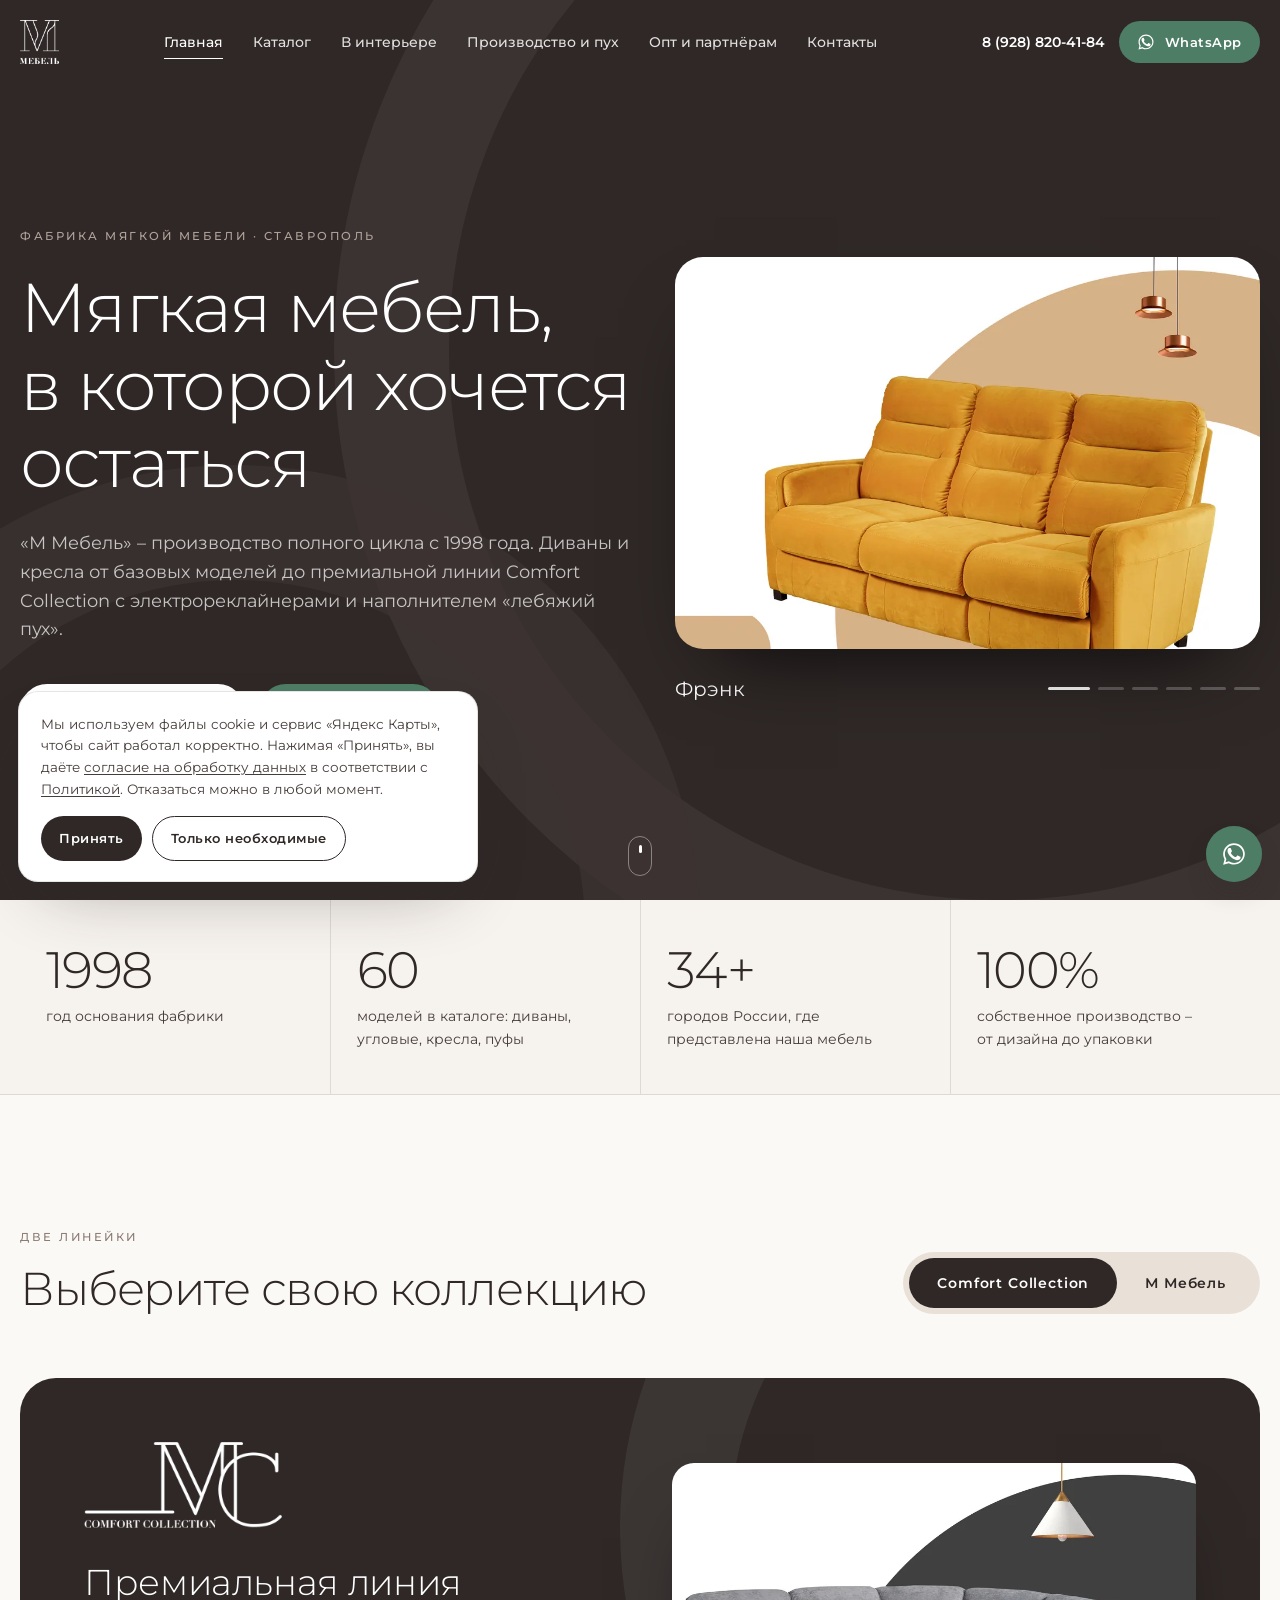
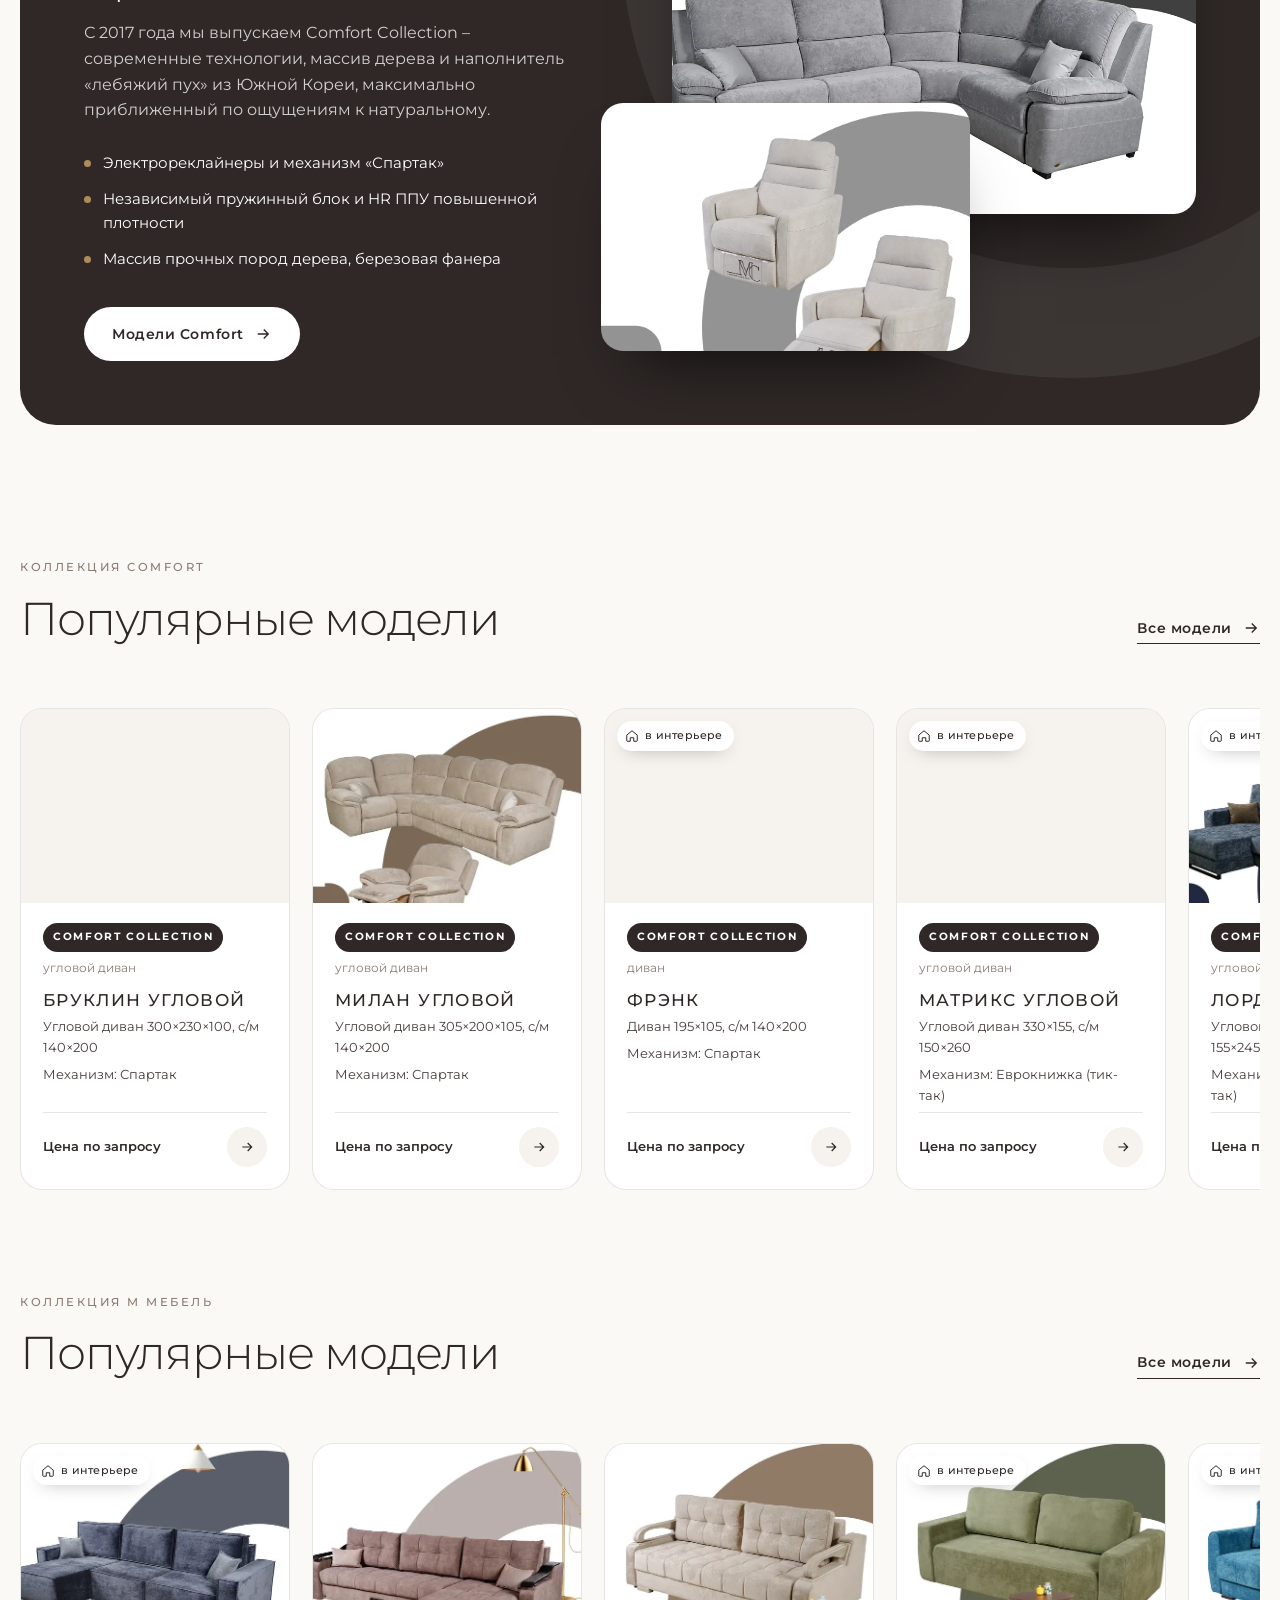
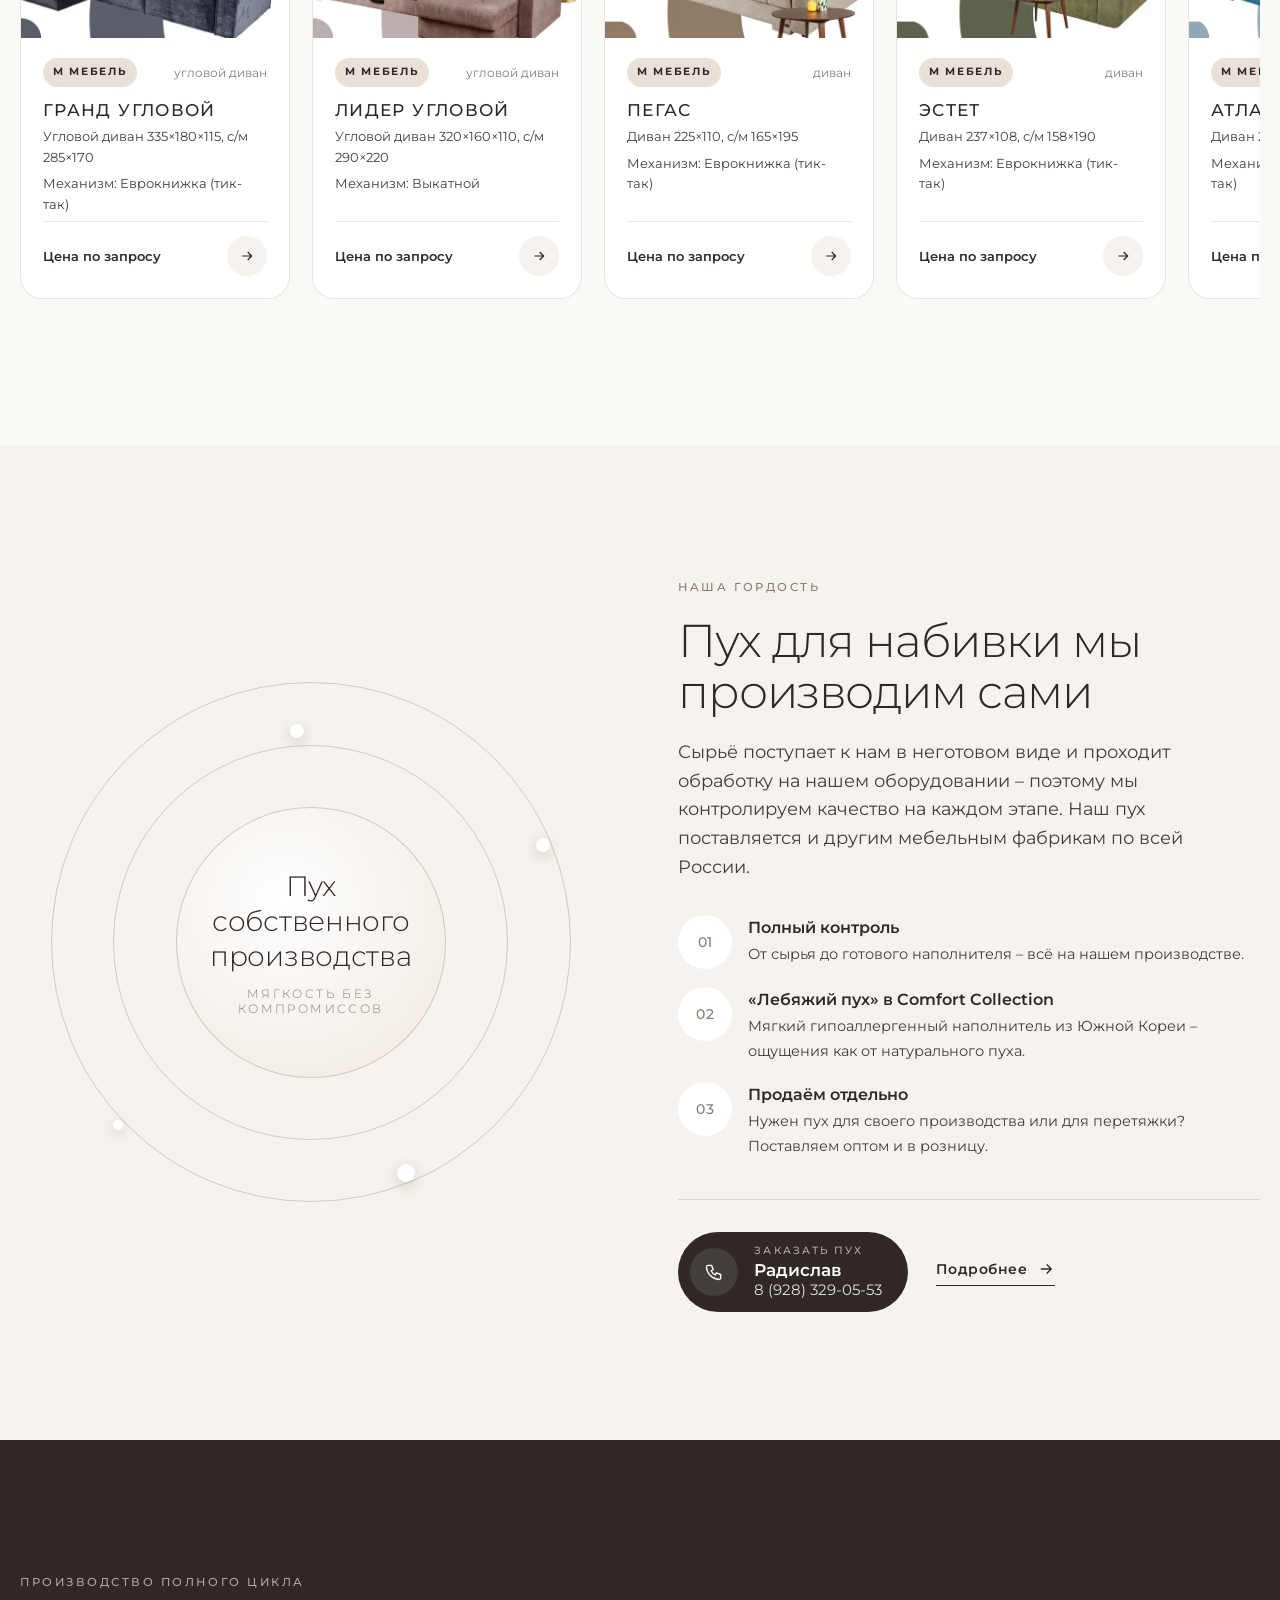
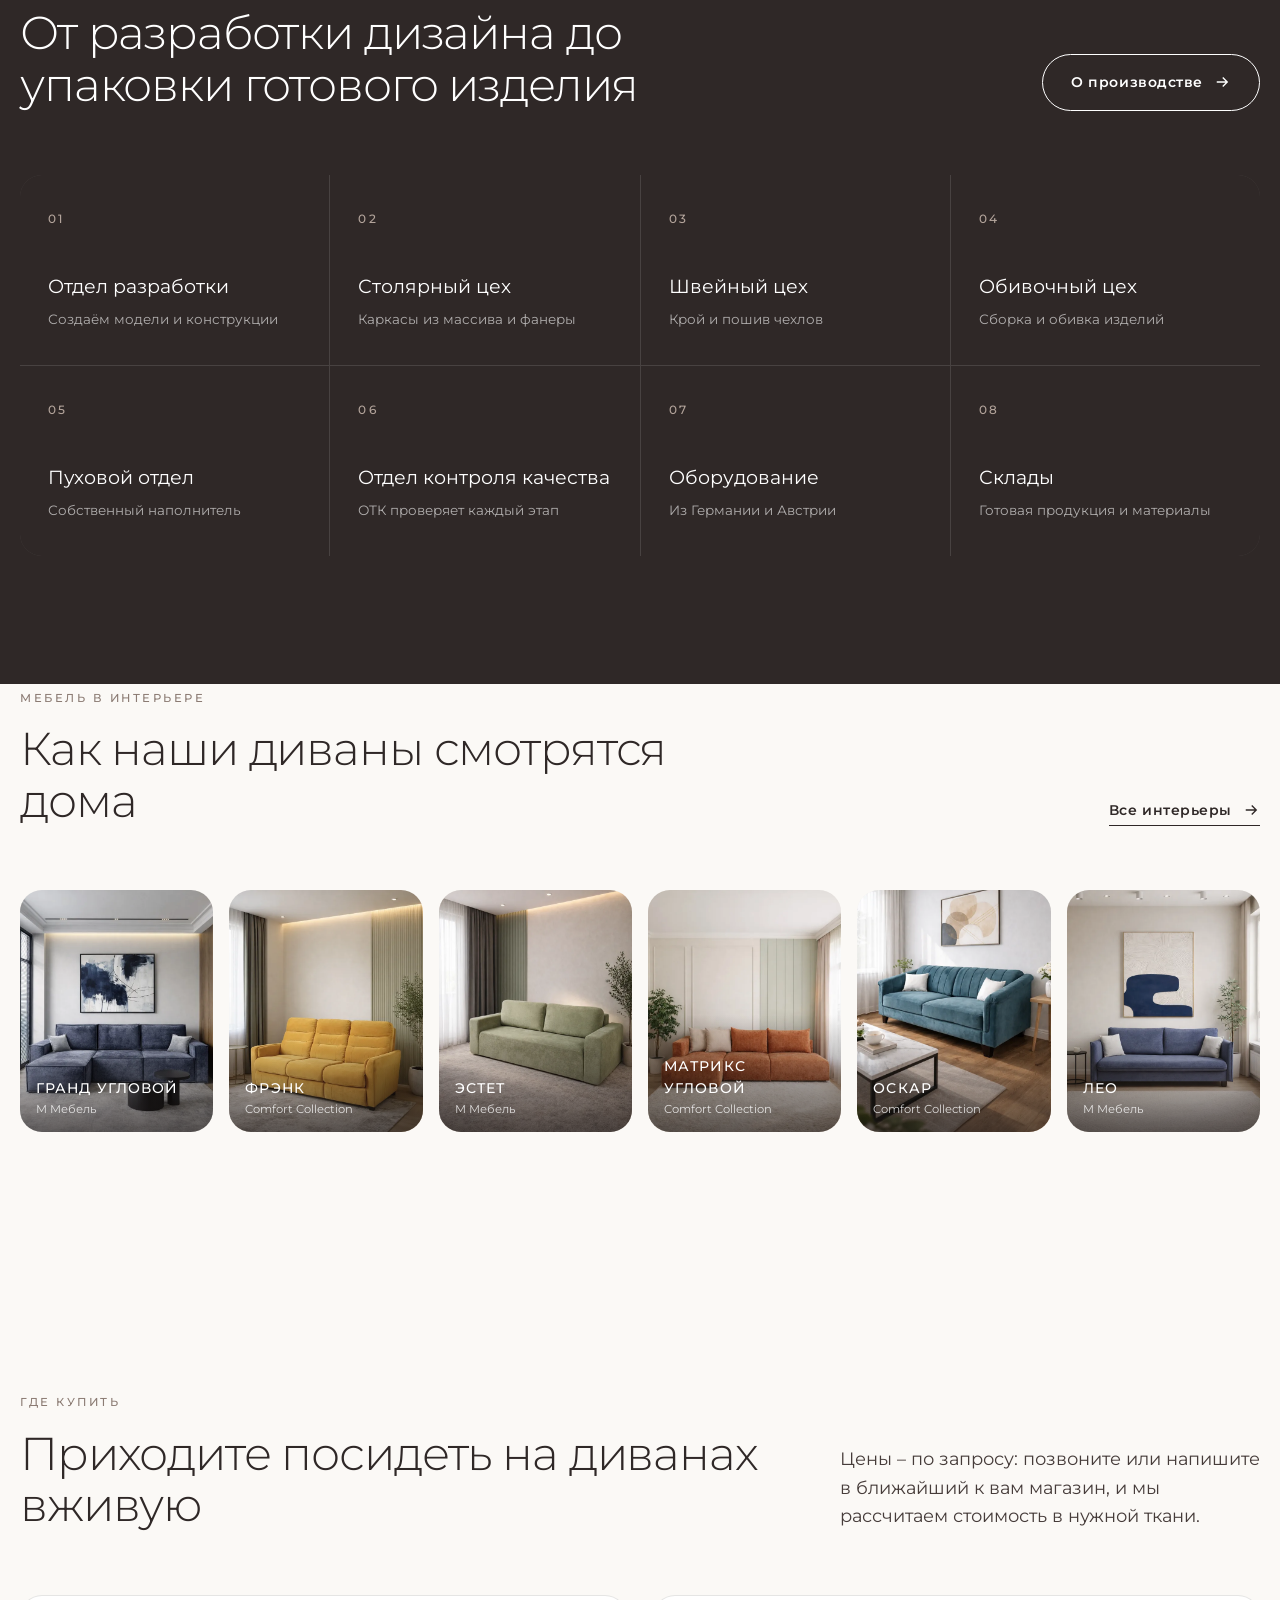
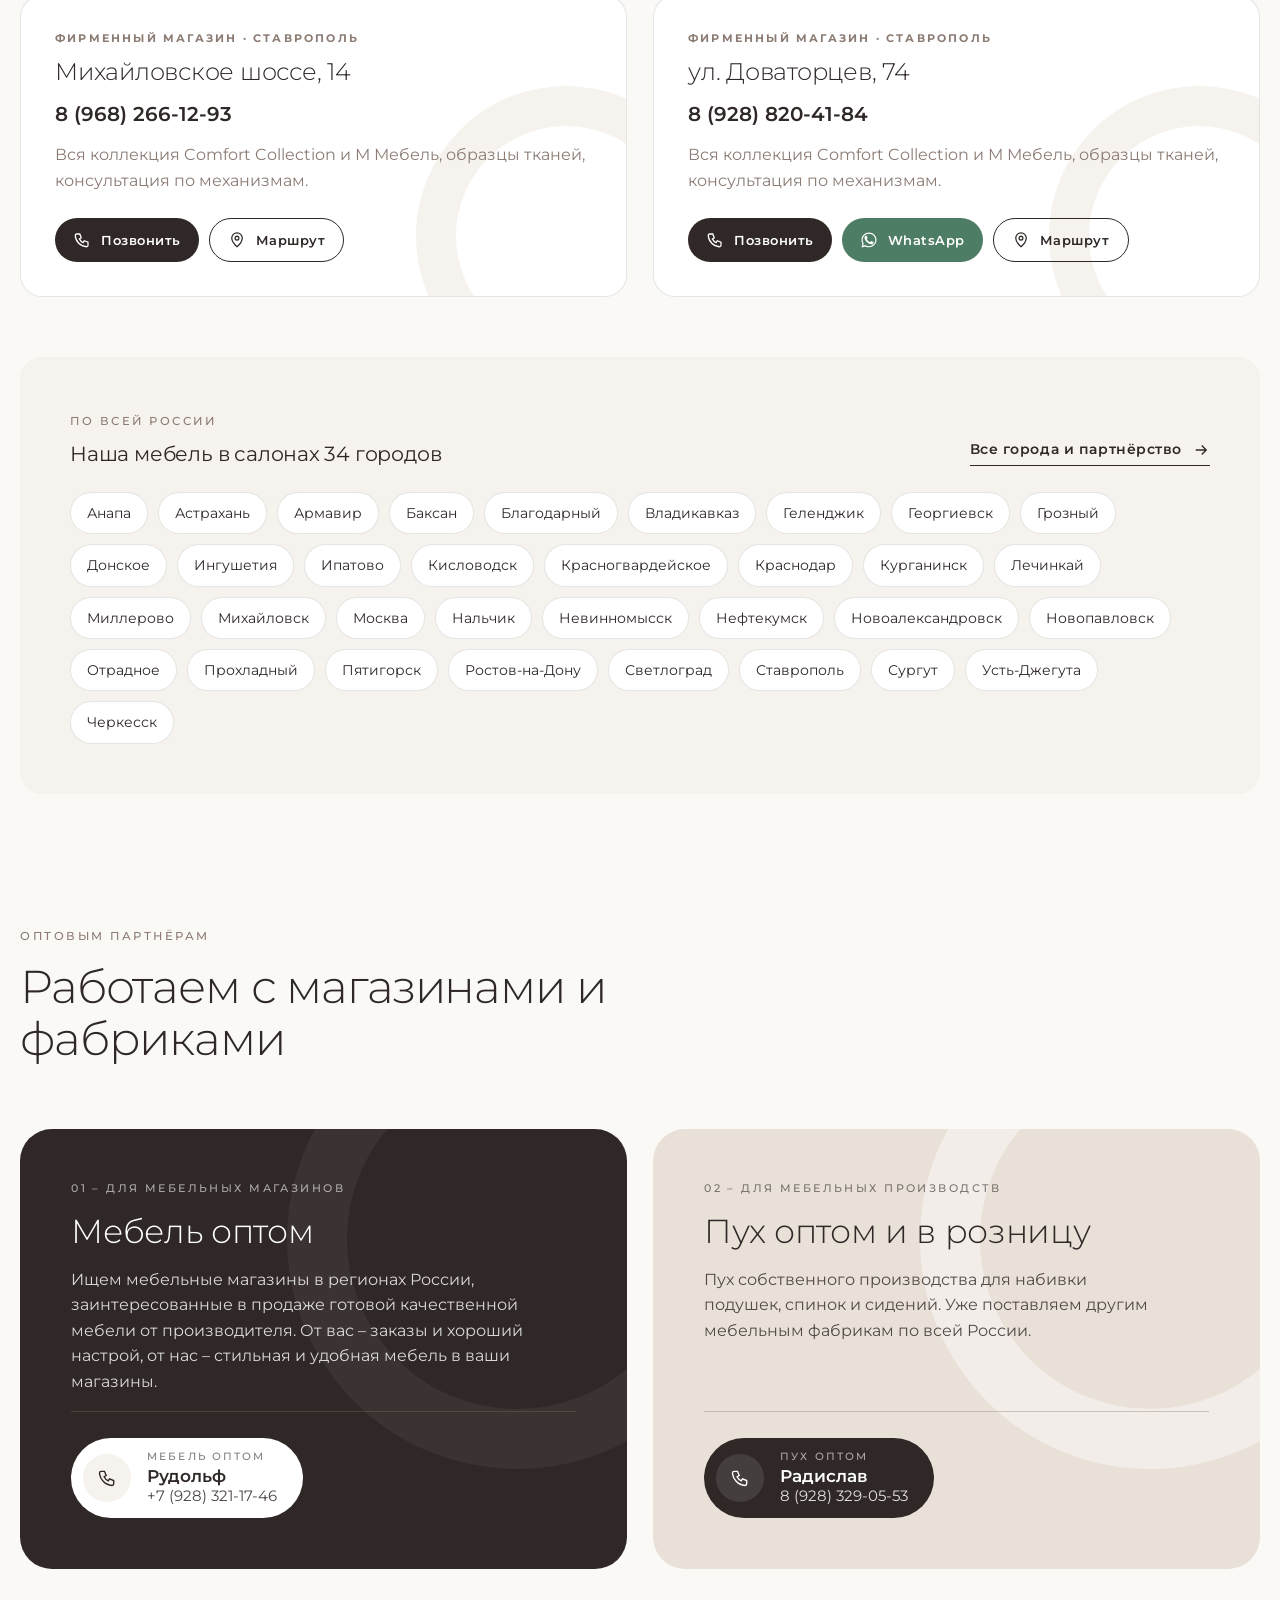
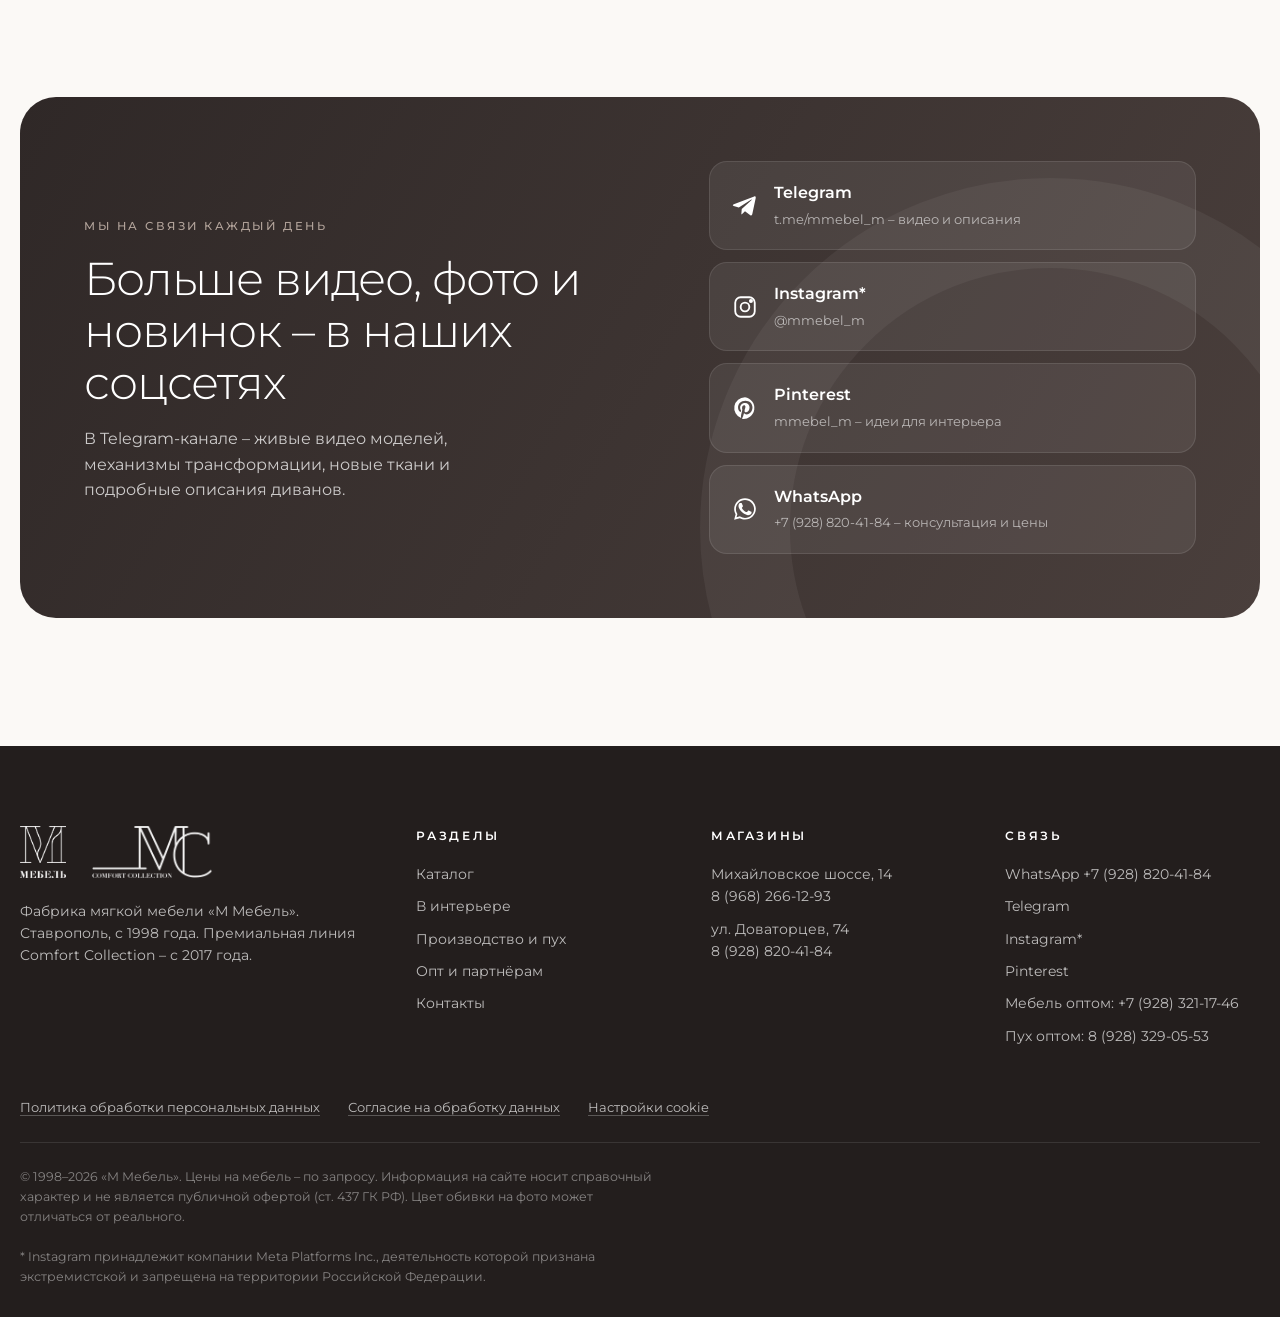
<file: docs/index.html>
<!doctype html>
<html lang="ru">
<head>
<meta charset="utf-8">
<meta name="viewport" content="width=device-width, initial-scale=1">
<title>М Мебель – фабрика мягкой мебели в Ставрополе | диваны Comfort Collection</title>
<meta name="description" content="Фабрика мягкой мебели «М Мебель» в Ставрополе с 1998 года. Диваны, угловые диваны, кресла с электрореклайнерами. Премиальная линия Comfort Collection. Мебель и пух оптом.">
<meta property="og:title" content="М Мебель – фабрика мягкой мебели в Ставрополе | диваны Comfort Collection">
<meta property="og:description" content="Фабрика мягкой мебели «М Мебель» в Ставрополе с 1998 года. Диваны, угловые диваны, кресла с электрореклайнерами. Премиальная линия Comfort Collection. Мебель и пух оптом.">
<meta property="og:image" content="img/og.jpg">
<meta property="og:type" content="website">
<meta name="theme-color" content="#2f2827">
<link rel="icon" href="img/brand/favicon.png">
<link rel="preload" href="fonts/montserrat-cyrillic-wght-normal.woff2" as="font" type="font/woff2" crossorigin>
<link rel="stylesheet" href="css/style.min.css?v=7">
<script type="application/ld+json">{"@context": "https://schema.org", "@type": "FurnitureStore", "name": "М Мебель", "description": "Фабрика мягкой мебели в Ставрополе с 1998 года", "foundingDate": "1998", "telephone": "+79288204184", "sameAs": ["https://t.me/mmebel_m", "https://pinterest.com/mmebel_m"], "address": [{"@type": "PostalAddress", "addressLocality": "Ставрополь", "streetAddress": "Михайловское шоссе, 14", "addressCountry": "RU"}, {"@type": "PostalAddress", "addressLocality": "Ставрополь", "streetAddress": "ул. Доваторцев, 74", "addressCountry": "RU"}]}</script>
</head>
<body data-page="index.html">
<header class="header is-dark">
  <div class="container header-inner">
    <a class="logo" href="index.html" aria-label="М Мебель – на главную">
      <img class="l-dark" src="img/brand/mm-dark.png" alt="М Мебель" width="241" height="273">
      <img class="l-light" src="img/brand/mm-light.png" alt="М Мебель" width="241" height="273">
    </a>
    <nav class="nav"><a href="index.html" class=active>Главная</a><a href="catalog.html">Каталог</a><a href="interior.html">В интерьере</a><a href="production.html">Производство и пух</a><a href="partners.html">Опт и партнёрам</a><a href="contacts.html">Контакты</a></nav>
    <div class="header-cta">
      <a class="header-phone" href="tel:+79288204184">8 (928) 820-41-84</a>
      <a class="btn btn-wa btn-sm" href="https://wa.me/79288204184?text=%D0%97%D0%B4%D1%80%D0%B0%D0%B2%D1%81%D1%82%D0%B2%D1%83%D0%B9%D1%82%D0%B5%21%20%D0%A5%D0%BE%D1%87%D1%83%20%D1%83%D0%B7%D0%BD%D0%B0%D1%82%D1%8C%20%D0%BE%20%D0%BC%D0%B5%D0%B1%D0%B5%D0%BB%D0%B8%20%D0%9C%20%D0%9C%D0%B5%D0%B1%D0%B5%D0%BB%D1%8C." target="_blank" rel="noopener"><svg viewBox="0 0 24 24" fill="currentColor"><path d="M17.5 14.4c-.3-.1-1.8-.9-2-1-.3-.1-.5-.1-.7.1-.2.3-.8 1-.9 1.2-.2.2-.3.2-.6.1-.3-.1-1.3-.5-2.4-1.5-.9-.8-1.5-1.8-1.7-2.1-.2-.3 0-.5.1-.6l.4-.5c.2-.2.2-.3.3-.5.1-.2 0-.4 0-.5l-.9-2.2c-.2-.6-.5-.5-.7-.5h-.6c-.2 0-.5.1-.8.4-.3.3-1 1-1 2.5s1.1 2.9 1.2 3.1c.1.2 2.1 3.2 5.1 4.5.7.3 1.3.5 1.7.6.7.2 1.4.2 1.9.1.6-.1 1.8-.7 2-1.4.2-.7.2-1.3.2-1.4-.1-.2-.3-.3-.6-.4zM12 2C6.5 2 2 6.5 2 12c0 1.8.5 3.5 1.3 4.9L2 22l5.2-1.4c1.4.8 3.1 1.2 4.8 1.2 5.5 0 10-4.5 10-10S17.5 2 12 2zm0 18.2c-1.6 0-3.1-.4-4.4-1.2l-.3-.2-3.1.8.8-3-.2-.3C4 15.1 3.6 13.6 3.6 12c0-4.6 3.8-8.4 8.4-8.4s8.4 3.8 8.4 8.4-3.8 8.2-8.4 8.2z"/></svg> WhatsApp</a>
      <button class="burger" aria-label="Меню" aria-expanded="false"><span></span><span></span></button>
    </div>
  </div>
</header>
<div class="mobile-menu">
  <a class="m-link" href="index.html">Главная</a><a class="m-link" href="catalog.html">Каталог</a><a class="m-link" href="interior.html">В интерьере</a><a class="m-link" href="production.html">Производство и пух</a><a class="m-link" href="partners.html">Опт и партнёрам</a><a class="m-link" href="contacts.html">Контакты</a>
  <div class="m-foot">
    <a href="tel:+79288204184">8 (928) 820-41-84 – ул. Доваторцев, 74</a>
    <a href="tel:+79682661293">8 (968) 266-12-93 – Михайловское ш., 14</a>
    <a class="btn btn-wa" href="https://wa.me/79288204184" target="_blank" rel="noopener"><svg viewBox="0 0 24 24" fill="currentColor"><path d="M17.5 14.4c-.3-.1-1.8-.9-2-1-.3-.1-.5-.1-.7.1-.2.3-.8 1-.9 1.2-.2.2-.3.2-.6.1-.3-.1-1.3-.5-2.4-1.5-.9-.8-1.5-1.8-1.7-2.1-.2-.3 0-.5.1-.6l.4-.5c.2-.2.2-.3.3-.5.1-.2 0-.4 0-.5l-.9-2.2c-.2-.6-.5-.5-.7-.5h-.6c-.2 0-.5.1-.8.4-.3.3-1 1-1 2.5s1.1 2.9 1.2 3.1c.1.2 2.1 3.2 5.1 4.5.7.3 1.3.5 1.7.6.7.2 1.4.2 1.9.1.6-.1 1.8-.7 2-1.4.2-.7.2-1.3.2-1.4-.1-.2-.3-.3-.6-.4zM12 2C6.5 2 2 6.5 2 12c0 1.8.5 3.5 1.3 4.9L2 22l5.2-1.4c1.4.8 3.1 1.2 4.8 1.2 5.5 0 10-4.5 10-10S17.5 2 12 2zm0 18.2c-1.6 0-3.1-.4-4.4-1.2l-.3-.2-3.1.8.8-3-.2-.3C4 15.1 3.6 13.6 3.6 12c0-4.6 3.8-8.4 8.4-8.4s8.4 3.8 8.4 8.4-3.8 8.2-8.4 8.2z"/></svg> Написать в WhatsApp</a>
  </div>
</div><main>
<section class="hero on-dark">
  <div class="container hero-grid">
    <div>
      <span class="eyebrow rv">Фабрика мягкой мебели · Ставрополь</span>
      <h1 class="rv rv-d1" style="margin-top:22px">Мягкая мебель,<br>в которой хочется<br>остаться</h1>
      <p class="lead rv rv-d2">«М Мебель» – производство полного цикла с 1998 года. Диваны и кресла от базовых моделей до премиальной линии Comfort Collection с электрореклайнерами и наполнителем «лебяжий пух».</p>
      <div class="hero-actions rv rv-d3">
        <a class="btn btn-light" href="catalog.html">Смотреть каталог <svg viewBox="0 0 24 24" fill="none" stroke="currentColor" stroke-width="1.8"><path d="M5 12h14M13 6l6 6-6 6"/></svg></a>
        <a class="btn btn-wa" href="https://wa.me/79288204184?text=%D0%97%D0%B4%D1%80%D0%B0%D0%B2%D1%81%D1%82%D0%B2%D1%83%D0%B9%D1%82%D0%B5%21%20%D0%A5%D0%BE%D1%87%D1%83%20%D1%83%D0%B7%D0%BD%D0%B0%D1%82%D1%8C%20%D1%86%D0%B5%D0%BD%D1%83%20%D0%BD%D0%B0%20%D0%B4%D0%B8%D0%B2%D0%B0%D0%BD." target="_blank" rel="noopener"><svg viewBox="0 0 24 24" fill="currentColor"><path d="M17.5 14.4c-.3-.1-1.8-.9-2-1-.3-.1-.5-.1-.7.1-.2.3-.8 1-.9 1.2-.2.2-.3.2-.6.1-.3-.1-1.3-.5-2.4-1.5-.9-.8-1.5-1.8-1.7-2.1-.2-.3 0-.5.1-.6l.4-.5c.2-.2.2-.3.3-.5.1-.2 0-.4 0-.5l-.9-2.2c-.2-.6-.5-.5-.7-.5h-.6c-.2 0-.5.1-.8.4-.3.3-1 1-1 2.5s1.1 2.9 1.2 3.1c.1.2 2.1 3.2 5.1 4.5.7.3 1.3.5 1.7.6.7.2 1.4.2 1.9.1.6-.1 1.8-.7 2-1.4.2-.7.2-1.3.2-1.4-.1-.2-.3-.3-.6-.4zM12 2C6.5 2 2 6.5 2 12c0 1.8.5 3.5 1.3 4.9L2 22l5.2-1.4c1.4.8 3.1 1.2 4.8 1.2 5.5 0 10-4.5 10-10S17.5 2 12 2zm0 18.2c-1.6 0-3.1-.4-4.4-1.2l-.3-.2-3.1.8.8-3-.2-.3C4 15.1 3.6 13.6 3.6 12c0-4.6 3.8-8.4 8.4-8.4s8.4 3.8 8.4 8.4-3.8 8.2-8.4 8.2z"/></svg> Узнать цену</a>
      </div>
    </div>
    <div class="rv rv-d2">
      <div class="hero-stage"><div class="hero-slide active" data-name="Фрэнк" data-coll="Comfort Collection"><img src="img/products/05.webp" alt="Фрэнк" fetchpriority="high" decoding="async" width="1000" height="676"></div><div class="hero-slide" data-name="Бруклин угловой" data-coll="Comfort Collection"><img src="img/products/01.webp" alt="Бруклин угловой" loading="lazy" decoding="async" width="1000" height="676"></div><div class="hero-slide" data-name="Оскар" data-coll="Comfort Collection"><img src="img/products/19.webp" alt="Оскар" loading="lazy" decoding="async" width="1000" height="676"></div><div class="hero-slide" data-name="Матрикс угловой" data-coll="Comfort Collection"><img src="img/products/07.webp" alt="Матрикс угловой" loading="lazy" decoding="async" width="1000" height="676"></div><div class="hero-slide" data-name="Атлант" data-coll="М Мебель"><img src="img/products/47.webp" alt="Атлант" loading="lazy" decoding="async" width="1000" height="676"></div><div class="hero-slide" data-name="Эстет" data-coll="М Мебель"><img src="img/products/42.webp" alt="Эстет" loading="lazy" decoding="async" width="1000" height="676"></div></div>
      <div class="hero-caption"><div><b>Фрэнк</b></div><div class="hero-dots"></div></div>
    </div>
  </div>
  <div class="hero-scroll" aria-hidden="true"></div>
</section>

<section class="stats">
  <div class="container stats-grid">
    <div class="stat rv"><b>1998</b><span>год основания фабрики</span></div>
    <div class="stat rv rv-d1"><b>60</b><span>моделей в каталоге: диваны, угловые, кресла, пуфы</span></div>
    <div class="stat rv rv-d2"><b>34+</b><span>городов России, где представлена наша мебель</span></div>
    <div class="stat rv rv-d3"><b>100%</b><span>собственное производство – от дизайна до упаковки</span></div>
  </div>
</section>

<section class="collections section" id="collections">
  <div class="container">
    <div class="section-head">
      <div><span class="eyebrow">Две линейки</span><h2>Выберите свою коллекцию</h2></div>
      <div class="switch" data-switch="#coll-stage">
        <span class="pill"></span>
        <button class="active" data-key="mc">Comfort Collection</button>
        <button data-key="mm">М Мебель</button>
      </div>
    </div>
    <div class="coll-stage" id="coll-stage" data-active="mc">
      <span class="arc"></span>
      <div class="coll-panel active" data-key="mc">
        <div class="c-text">
          <img class="c-logo" src="img/brand/mc-light.png" alt="Comfort Collection" width="516" height="222">
          <h3>Премиальная линия</h3>
          <p>С 2017 года мы выпускаем Comfort Collection – современные технологии, массив дерева и наполнитель «лебяжий пух» из Южной Кореи, максимально приближенный по ощущениям к натуральному.</p>
          <ul>
            <li>Электрореклайнеры и механизм «Спартак»</li>
            <li>Независимый пружинный блок и HR ППУ повышенной плотности</li>
            <li>Массив прочных пород дерева, березовая фанера</li>
          </ul>
          <a class="btn btn-light" href="catalog.html?c=mc">Модели Comfort <svg viewBox="0 0 24 24" fill="none" stroke="currentColor" stroke-width="1.8"><path d="M5 12h14M13 6l6 6-6 6"/></svg></a>
        </div>
        <div class="c-visual"><img src="img/products/01.webp" alt="Бруклин угловой" loading="lazy"><img src="img/products/06.webp" alt="Кресло Фрэнк" loading="lazy"></div>
      </div>
      <div class="coll-panel" data-key="mm">
        <div class="c-text">
          <img class="c-logo" src="img/brand/mm-light.png" alt="М Мебель" width="241" height="273">
          <h3>Основная коллекция</h3>
          <p>Практичные и красивые диваны на каждый день: прямые и угловые модели, кресла-кровати и пуфы. Надёжные механизмы трансформации и вместительные бельевые ящики.</p>
          <ul>
            <li>Еврокнижка «тик-так», дельфин, выкатной, аккордеон, книжка</li>
            <li>Независимый пружинный блок или пружина «Змейка»</li>
            <li>Широкий выбор тканей и цветов</li>
          </ul>
          <a class="btn btn-light" href="catalog.html?c=mm">Модели М Мебель <svg viewBox="0 0 24 24" fill="none" stroke="currentColor" stroke-width="1.8"><path d="M5 12h14M13 6l6 6-6 6"/></svg></a>
        </div>
        <div class="c-visual"><img src="img/products/25.webp" alt="Лидер угловой" loading="lazy"><img src="img/products/47.webp" alt="Атлант" loading="lazy"></div>
      </div>
    </div>
  </div>
</section>

<section class="section" style="padding-top:0">
  <div class="container">
    <div class="section-head">
      <div><span class="eyebrow">Коллекция Comfort</span><h2>Популярные модели</h2></div>
      <a class="link-arrow" href="catalog.html?c=mc">Все модели <svg viewBox="0 0 24 24" fill="none" stroke="currentColor" stroke-width="1.8"><path d="M5 12h14M13 6l6 6-6 6"/></svg></a>
    </div>
    <div class="rail rv"><a class="card" data-id="bruklin-uglovoy" data-coll="mc" data-type="corner" data-mech="Спартак" data-search="бруклин угловой угловой диван спартак comfort collection" href="catalog.html#bruklin-uglovoy">
  <div class="card-img"><img src="img/products/01-600.webp" srcset="img/products/01-600.webp 600w, img/products/01.webp 1000w" sizes="(max-width:600px) 92vw, 320px" alt="Угловой диван «Бруклин угловой» – Comfort Collection" loading="lazy" decoding="async" width="1000" height="676"></div>
  <div class="card-body">
    <div class="card-top"><span class="badge mc">Comfort Collection</span><span class="card-type">угловой диван</span></div>
    <h3>Бруклин угловой</h3>
    <div class="meta">Угловой диван 300×230×100, с/м 140×200</div>
    <div class="meta muted">Механизм: Спартак</div>
    <div class="price"><b>Цена по запросу</b><span class="more"><svg viewBox="0 0 24 24" fill="none" stroke="currentColor" stroke-width="1.8"><path d="M5 12h14M13 6l6 6-6 6"/></svg></span></div>
  </div>
</a><a class="card" data-id="milan-uglovoy" data-coll="mc" data-type="corner" data-mech="Спартак" data-search="милан угловой угловой диван спартак comfort collection" href="catalog.html#milan-uglovoy">
  <div class="card-img"><img src="img/products/03-600.webp" srcset="img/products/03-600.webp 600w, img/products/03.webp 1000w" sizes="(max-width:600px) 92vw, 320px" alt="Угловой диван «Милан угловой» – Comfort Collection" loading="lazy" decoding="async" width="1000" height="676"></div>
  <div class="card-body">
    <div class="card-top"><span class="badge mc">Comfort Collection</span><span class="card-type">угловой диван</span></div>
    <h3>Милан угловой</h3>
    <div class="meta">Угловой диван 305×200×105, с/м 140×200</div>
    <div class="meta muted">Механизм: Спартак</div>
    <div class="price"><b>Цена по запросу</b><span class="more"><svg viewBox="0 0 24 24" fill="none" stroke="currentColor" stroke-width="1.8"><path d="M5 12h14M13 6l6 6-6 6"/></svg></span></div>
  </div>
</a><a class="card" data-id="frenk" data-coll="mc" data-type="sofa" data-mech="Спартак" data-search="фрэнк диван спартак comfort collection" href="catalog.html#frenk">
  <div class="card-img"><img src="img/products/05-600.webp" srcset="img/products/05-600.webp 600w, img/products/05.webp 1000w" sizes="(max-width:600px) 92vw, 320px" alt="Диван «Фрэнк» – Comfort Collection" loading="lazy" decoding="async" width="1000" height="676"><span class="int-badge" title="Есть фото в интерьере"><svg viewBox="0 0 24 24" fill="none" stroke="currentColor" stroke-width="1.7"><path d="M3 10.5 12 3l9 7.5V20a1 1 0 0 1-1 1h-5v-6H9v6H4a1 1 0 0 1-1-1z"/></svg><span>в интерьере</span></span></div>
  <div class="card-body">
    <div class="card-top"><span class="badge mc">Comfort Collection</span><span class="card-type">диван</span></div>
    <h3>Фрэнк</h3>
    <div class="meta">Диван 195×105, с/м 140×200</div>
    <div class="meta muted">Механизм: Спартак</div>
    <div class="price"><b>Цена по запросу</b><span class="more"><svg viewBox="0 0 24 24" fill="none" stroke="currentColor" stroke-width="1.8"><path d="M5 12h14M13 6l6 6-6 6"/></svg></span></div>
  </div>
</a><a class="card" data-id="matriks-uglovoy" data-coll="mc" data-type="corner" data-mech="Еврокнижка (тик-так)" data-search="матрикс угловой угловой диван еврокнижка (тик-так) comfort collection" href="catalog.html#matriks-uglovoy">
  <div class="card-img"><img src="img/products/07-600.webp" srcset="img/products/07-600.webp 600w, img/products/07.webp 1000w" sizes="(max-width:600px) 92vw, 320px" alt="Угловой диван «Матрикс угловой» – Comfort Collection" loading="lazy" decoding="async" width="1000" height="676"><span class="int-badge" title="Есть фото в интерьере"><svg viewBox="0 0 24 24" fill="none" stroke="currentColor" stroke-width="1.7"><path d="M3 10.5 12 3l9 7.5V20a1 1 0 0 1-1 1h-5v-6H9v6H4a1 1 0 0 1-1-1z"/></svg><span>в интерьере</span></span></div>
  <div class="card-body">
    <div class="card-top"><span class="badge mc">Comfort Collection</span><span class="card-type">угловой диван</span></div>
    <h3>Матрикс угловой</h3>
    <div class="meta">Угловой диван 330×155, с/м 150×260</div>
    <div class="meta muted">Механизм: Еврокнижка (тик-так)</div>
    <div class="price"><b>Цена по запросу</b><span class="more"><svg viewBox="0 0 24 24" fill="none" stroke="currentColor" stroke-width="1.8"><path d="M5 12h14M13 6l6 6-6 6"/></svg></span></div>
  </div>
</a><a class="card" data-id="lord-uglovoy" data-coll="mc" data-type="corner" data-mech="Еврокнижка (тик-так)" data-search="лорд угловой угловой диван еврокнижка (тик-так) comfort collection" href="catalog.html#lord-uglovoy">
  <div class="card-img"><img src="img/products/13-600.webp" srcset="img/products/13-600.webp 600w, img/products/13.webp 1000w" sizes="(max-width:600px) 92vw, 320px" alt="Угловой диван «Лорд угловой» – Comfort Collection" loading="lazy" decoding="async" width="1000" height="676"><span class="int-badge" title="Есть фото в интерьере"><svg viewBox="0 0 24 24" fill="none" stroke="currentColor" stroke-width="1.7"><path d="M3 10.5 12 3l9 7.5V20a1 1 0 0 1-1 1h-5v-6H9v6H4a1 1 0 0 1-1-1z"/></svg><span>в интерьере</span></span></div>
  <div class="card-body">
    <div class="card-top"><span class="badge mc">Comfort Collection</span><span class="card-type">угловой диван</span></div>
    <h3>Лорд угловой</h3>
    <div class="meta">Угловой диван 290×160×115, с/м 155×245</div>
    <div class="meta muted">Механизм: Еврокнижка (тик-так)</div>
    <div class="price"><b>Цена по запросу</b><span class="more"><svg viewBox="0 0 24 24" fill="none" stroke="currentColor" stroke-width="1.8"><path d="M5 12h14M13 6l6 6-6 6"/></svg></span></div>
  </div>
</a><a class="card" data-id="oskar" data-coll="mc" data-type="sofa" data-mech="Еврокнижка (тик-так)" data-search="оскар диван еврокнижка (тик-так) comfort collection" href="catalog.html#oskar">
  <div class="card-img"><img src="img/products/19-600.webp" srcset="img/products/19-600.webp 600w, img/products/19.webp 1000w" sizes="(max-width:600px) 92vw, 320px" alt="Диван «Оскар» – Comfort Collection" loading="lazy" decoding="async" width="1000" height="676"><span class="int-badge" title="Есть фото в интерьере"><svg viewBox="0 0 24 24" fill="none" stroke="currentColor" stroke-width="1.7"><path d="M3 10.5 12 3l9 7.5V20a1 1 0 0 1-1 1h-5v-6H9v6H4a1 1 0 0 1-1-1z"/></svg><span>в интерьере</span></span></div>
  <div class="card-body">
    <div class="card-top"><span class="badge mc">Comfort Collection</span><span class="card-type">диван</span></div>
    <h3>Оскар</h3>
    <div class="meta">Диван 240×110, с/м 200×160</div>
    <div class="meta muted">Механизм: Еврокнижка (тик-так)</div>
    <div class="price"><b>Цена по запросу</b><span class="more"><svg viewBox="0 0 24 24" fill="none" stroke="currentColor" stroke-width="1.8"><path d="M5 12h14M13 6l6 6-6 6"/></svg></span></div>
  </div>
</a></div>
    <div class="section-head" style="margin-top:80px">
      <div><span class="eyebrow">Коллекция М Мебель</span><h2>Популярные модели</h2></div>
      <a class="link-arrow" href="catalog.html?c=mm">Все модели <svg viewBox="0 0 24 24" fill="none" stroke="currentColor" stroke-width="1.8"><path d="M5 12h14M13 6l6 6-6 6"/></svg></a>
    </div>
    <div class="rail rv"><a class="card" data-id="grand-uglovoy" data-coll="mm" data-type="corner" data-mech="Еврокнижка (тик-так)" data-search="гранд угловой угловой диван еврокнижка (тик-так) м мебель" href="catalog.html#grand-uglovoy">
  <div class="card-img"><img src="img/products/21-600.webp" srcset="img/products/21-600.webp 600w, img/products/21.webp 1000w" sizes="(max-width:600px) 92vw, 320px" alt="Угловой диван «Гранд угловой» – М Мебель" loading="lazy" decoding="async" width="1000" height="676"><span class="int-badge" title="Есть фото в интерьере"><svg viewBox="0 0 24 24" fill="none" stroke="currentColor" stroke-width="1.7"><path d="M3 10.5 12 3l9 7.5V20a1 1 0 0 1-1 1h-5v-6H9v6H4a1 1 0 0 1-1-1z"/></svg><span>в интерьере</span></span></div>
  <div class="card-body">
    <div class="card-top"><span class="badge mm">М Мебель</span><span class="card-type">угловой диван</span></div>
    <h3>Гранд угловой</h3>
    <div class="meta">Угловой диван 335×180×115, с/м 285×170</div>
    <div class="meta muted">Механизм: Еврокнижка (тик-так)</div>
    <div class="price"><b>Цена по запросу</b><span class="more"><svg viewBox="0 0 24 24" fill="none" stroke="currentColor" stroke-width="1.8"><path d="M5 12h14M13 6l6 6-6 6"/></svg></span></div>
  </div>
</a><a class="card" data-id="lider-uglovoy" data-coll="mm" data-type="corner" data-mech="Выкатной" data-search="лидер угловой угловой диван выкатной м мебель" href="catalog.html#lider-uglovoy">
  <div class="card-img"><img src="img/products/25-600.webp" srcset="img/products/25-600.webp 600w, img/products/25.webp 1000w" sizes="(max-width:600px) 92vw, 320px" alt="Угловой диван «Лидер угловой» – М Мебель" loading="lazy" decoding="async" width="1000" height="676"></div>
  <div class="card-body">
    <div class="card-top"><span class="badge mm">М Мебель</span><span class="card-type">угловой диван</span></div>
    <h3>Лидер угловой</h3>
    <div class="meta">Угловой диван 320×160×110, с/м 290×220</div>
    <div class="meta muted">Механизм: Выкатной</div>
    <div class="price"><b>Цена по запросу</b><span class="more"><svg viewBox="0 0 24 24" fill="none" stroke="currentColor" stroke-width="1.8"><path d="M5 12h14M13 6l6 6-6 6"/></svg></span></div>
  </div>
</a><a class="card" data-id="pegas" data-coll="mm" data-type="sofa" data-mech="Еврокнижка (тик-так)" data-search="пегас диван еврокнижка (тик-так) м мебель" href="catalog.html#pegas">
  <div class="card-img"><img src="img/products/33-600.webp" srcset="img/products/33-600.webp 600w, img/products/33.webp 1000w" sizes="(max-width:600px) 92vw, 320px" alt="Диван «Пегас» – М Мебель" loading="lazy" decoding="async" width="1000" height="676"></div>
  <div class="card-body">
    <div class="card-top"><span class="badge mm">М Мебель</span><span class="card-type">диван</span></div>
    <h3>Пегас</h3>
    <div class="meta">Диван 225×110, с/м 165×195</div>
    <div class="meta muted">Механизм: Еврокнижка (тик-так)</div>
    <div class="price"><b>Цена по запросу</b><span class="more"><svg viewBox="0 0 24 24" fill="none" stroke="currentColor" stroke-width="1.8"><path d="M5 12h14M13 6l6 6-6 6"/></svg></span></div>
  </div>
</a><a class="card" data-id="estet" data-coll="mm" data-type="sofa" data-mech="Еврокнижка (тик-так)" data-search="эстет диван еврокнижка (тик-так) м мебель" href="catalog.html#estet">
  <div class="card-img"><img src="img/products/42-600.webp" srcset="img/products/42-600.webp 600w, img/products/42.webp 1000w" sizes="(max-width:600px) 92vw, 320px" alt="Диван «Эстет» – М Мебель" loading="lazy" decoding="async" width="1000" height="676"><span class="int-badge" title="Есть фото в интерьере"><svg viewBox="0 0 24 24" fill="none" stroke="currentColor" stroke-width="1.7"><path d="M3 10.5 12 3l9 7.5V20a1 1 0 0 1-1 1h-5v-6H9v6H4a1 1 0 0 1-1-1z"/></svg><span>в интерьере</span></span></div>
  <div class="card-body">
    <div class="card-top"><span class="badge mm">М Мебель</span><span class="card-type">диван</span></div>
    <h3>Эстет</h3>
    <div class="meta">Диван 237×108, с/м 158×190</div>
    <div class="meta muted">Механизм: Еврокнижка (тик-так)</div>
    <div class="price"><b>Цена по запросу</b><span class="more"><svg viewBox="0 0 24 24" fill="none" stroke="currentColor" stroke-width="1.8"><path d="M5 12h14M13 6l6 6-6 6"/></svg></span></div>
  </div>
</a><a class="card" data-id="atlant" data-coll="mm" data-type="sofa" data-mech="Еврокнижка (тик-так)" data-search="атлант диван еврокнижка (тик-так) м мебель" href="catalog.html#atlant">
  <div class="card-img"><img src="img/products/47-600.webp" srcset="img/products/47-600.webp 600w, img/products/47.webp 1000w" sizes="(max-width:600px) 92vw, 320px" alt="Диван «Атлант» – М Мебель" loading="lazy" decoding="async" width="1000" height="676"><span class="int-badge" title="Есть фото в интерьере"><svg viewBox="0 0 24 24" fill="none" stroke="currentColor" stroke-width="1.7"><path d="M3 10.5 12 3l9 7.5V20a1 1 0 0 1-1 1h-5v-6H9v6H4a1 1 0 0 1-1-1z"/></svg><span>в интерьере</span></span></div>
  <div class="card-body">
    <div class="card-top"><span class="badge mm">М Мебель</span><span class="card-type">диван</span></div>
    <h3>Атлант</h3>
    <div class="meta">Диван 230×105, с/м 190×155</div>
    <div class="meta muted">Механизм: Еврокнижка (тик-так)</div>
    <div class="price"><b>Цена по запросу</b><span class="more"><svg viewBox="0 0 24 24" fill="none" stroke="currentColor" stroke-width="1.8"><path d="M5 12h14M13 6l6 6-6 6"/></svg></span></div>
  </div>
</a><a class="card" data-id="martin" data-coll="mm" data-type="sofa" data-mech="Книжка" data-search="мартин диван книжка м мебель" href="catalog.html#martin">
  <div class="card-img"><img src="img/products/56-600.webp" srcset="img/products/56-600.webp 600w, img/products/56.webp 1000w" sizes="(max-width:600px) 92vw, 320px" alt="Диван «Мартин» – М Мебель" loading="lazy" decoding="async" width="1000" height="676"></div>
  <div class="card-body">
    <div class="card-top"><span class="badge mm">М Мебель</span><span class="card-type">диван</span></div>
    <h3>Мартин</h3>
    <div class="meta">Диван 203×105, с/м 195×195</div>
    <div class="meta muted">Механизм: Книжка</div>
    <div class="price"><b>Цена по запросу</b><span class="more"><svg viewBox="0 0 24 24" fill="none" stroke="currentColor" stroke-width="1.8"><path d="M5 12h14M13 6l6 6-6 6"/></svg></span></div>
  </div>
</a></div>
  </div>
</section>

<section class="down section" id="down">
  <div class="container down-grid">
    <div class="down-visual rv">
      <span class="ring"></span><span class="ring"></span><span class="ring"></span>
      <div class="core"><div>Пух<br>собственного<br>производства<small>мягкость без компромиссов</small></div></div>
      <i class="flake" style="top:8%;left:46%"></i><i class="flake" style="top:30%;right:4%;animation-delay:-3s"></i>
      <i class="flake" style="bottom:14%;left:12%;animation-delay:-5s;width:10px;height:10px"></i><i class="flake" style="bottom:4%;right:30%;animation-delay:-2s;width:18px;height:18px"></i>
    </div>
    <div>
      <span class="eyebrow">Наша гордость</span>
      <h2 style="margin:16px 0 20px">Пух для набивки мы производим сами</h2>
      <p class="lead">Сырьё поступает к нам в неготовом виде и проходит обработку на нашем оборудовании – поэтому мы контролируем качество на каждом этапе. Наш пух поставляется и другим мебельным фабрикам по всей России.</p>
      <div class="down-points">
        <div><i>01</i><p><b>Полный контроль</b><span>От сырья до готового наполнителя – всё на нашем производстве.</span></p></div>
        <div><i>02</i><p><b>«Лебяжий пух» в Comfort Collection</b><span>Мягкий гипоаллергенный наполнитель из Южной Кореи – ощущения как от натурального пуха.</span></p></div>
        <div><i>03</i><p><b>Продаём отдельно</b><span>Нужен пух для своего производства или для перетяжки? Поставляем оптом и в розницу.</span></p></div>
      </div>
      <div class="down-contact">
        <a class="person dark" href="tel:+79283290553" aria-label="Позвонить: Радислав, 8 (928) 329-05-53"><span class="p-ic"><svg viewBox="0 0 24 24" fill="none" stroke="currentColor" stroke-width="1.7"><path d="M5 4h4l2 5-2.5 1.5a11 11 0 0 0 5 5L15 13l5 2v4a2 2 0 0 1-2 2A16 16 0 0 1 3 6a2 2 0 0 1 2-2"/></svg></span><span class="p-txt"><small>Заказать пух</small><b>Радислав</b><span>8 (928) 329-05-53</span></span></a>
        <a class="link-arrow" href="production.html#down">Подробнее <svg viewBox="0 0 24 24" fill="none" stroke="currentColor" stroke-width="1.8"><path d="M5 12h14M13 6l6 6-6 6"/></svg></a>
      </div>
    </div>
  </div>
</section>

<section class="prod section on-dark">
  <div class="container">
    <div class="section-head">
      <div><span class="eyebrow">Производство полного цикла</span><h2>От разработки дизайна до упаковки готового изделия</h2></div>
      <a class="btn btn-outline" href="production.html">О производстве <svg viewBox="0 0 24 24" fill="none" stroke="currentColor" stroke-width="1.8"><path d="M5 12h14M13 6l6 6-6 6"/></svg></a>
    </div>
    <div class="shops-grid rv">
      <div class="shop"><span class="n">01</span><div><b>Отдел разработки</b><p>Создаём модели и конструкции</p></div></div>
      <div class="shop"><span class="n">02</span><div><b>Столярный цех</b><p>Каркасы из массива и фанеры</p></div></div>
      <div class="shop"><span class="n">03</span><div><b>Швейный цех</b><p>Крой и пошив чехлов</p></div></div>
      <div class="shop"><span class="n">04</span><div><b>Обивочный цех</b><p>Сборка и обивка изделий</p></div></div>
      <div class="shop"><span class="n">05</span><div><b>Пуховой отдел</b><p>Собственный наполнитель</p></div></div>
      <div class="shop"><span class="n">06</span><div><b>Отдел контроля качества</b><p>ОТК проверяет каждый этап</p></div></div>
      <div class="shop"><span class="n">07</span><div><b>Оборудование</b><p>Из Германии и Австрии</p></div></div>
      <div class="shop"><span class="n">08</span><div><b>Склады</b><p>Готовая продукция и материалы</p></div></div>
    </div>
  </div>
</section>


<section class="section interior-teaser">
  <div class="container">
    <div class="section-head">
      <div><span class="eyebrow">Мебель в интерьере</span><h2>Как наши диваны смотрятся дома</h2></div>
      <a class="link-arrow" href="interior.html">Все интерьеры <svg viewBox="0 0 24 24" fill="none" stroke="currentColor" stroke-width="1.8"><path d="M5 12h14M13 6l6 6-6 6"/></svg></a>
    </div>
    <div class="int-row rv"><a class="int-tile" href="interior.html#grand-uglovoy"><img src="img/interior/21-1-640.webp" alt="Угловой диван «Гранд угловой» в интерьере" loading="lazy" decoding="async" width="640" height="900"><span class="int-cap"><b>Гранд угловой</b><small>М Мебель</small></span></a><a class="int-tile" href="interior.html#frenk"><img src="img/interior/05-1-640.webp" alt="Диван «Фрэнк» в интерьере" loading="lazy" decoding="async" width="640" height="900"><span class="int-cap"><b>Фрэнк</b><small>Comfort Collection</small></span></a><a class="int-tile" href="interior.html#estet"><img src="img/interior/42-1-640.webp" alt="Диван «Эстет» в интерьере" loading="lazy" decoding="async" width="640" height="900"><span class="int-cap"><b>Эстет</b><small>М Мебель</small></span></a><a class="int-tile" href="interior.html#matriks-uglovoy"><img src="img/interior/07-1-640.webp" alt="Угловой диван «Матрикс угловой» в интерьере" loading="lazy" decoding="async" width="640" height="900"><span class="int-cap"><b>Матрикс угловой</b><small>Comfort Collection</small></span></a><a class="int-tile" href="interior.html#oskar"><img src="img/interior/19-1-640.webp" alt="Диван «Оскар» в интерьере" loading="lazy" decoding="async" width="640" height="900"><span class="int-cap"><b>Оскар</b><small>Comfort Collection</small></span></a><a class="int-tile" href="interior.html#leo"><img src="img/interior/49-1-640.webp" alt="Диван «Лео» в интерьере" loading="lazy" decoding="async" width="640" height="900"><span class="int-cap"><b>Лео</b><small>М Мебель</small></span></a></div>
  </div>
</section>
<section class="section" id="where">
  <div class="container">
    <div class="section-head">
      <div><span class="eyebrow">Где купить</span><h2>Приходите посидеть на диванах вживую</h2></div>
      <p class="lead" style="max-width:420px">Цены – по запросу: позвоните или напишите в ближайший к вам магазин, и мы рассчитаем стоимость в нужной ткани.</p>
    </div>
    <div class="where-grid">
      <div class="store rv">
        <span class="tag">Фирменный магазин · Ставрополь</span>
        <h3>Михайловское шоссе, 14</h3>
        <a class="ph" href="tel:+79682661293">8 (968) 266-12-93</a>
        <p class="muted">Вся коллекция Comfort Collection и М Мебель, образцы тканей, консультация по механизмам.</p>
        <div class="row">
          <a class="btn btn-dark btn-sm" href="tel:+79682661293"><svg viewBox="0 0 24 24" fill="none" stroke="currentColor" stroke-width="1.7"><path d="M5 4h4l2 5-2.5 1.5a11 11 0 0 0 5 5L15 13l5 2v4a2 2 0 0 1-2 2A16 16 0 0 1 3 6a2 2 0 0 1 2-2"/></svg> Позвонить</a>
          
          <a class="btn btn-outline btn-sm" href="https://yandex.ru/maps/?text=%D0%A1%D1%82%D0%B0%D0%B2%D1%80%D0%BE%D0%BF%D0%BE%D0%BB%D1%8C%2C%20%D0%9C%D0%B8%D1%85%D0%B0%D0%B9%D0%BB%D0%BE%D0%B2%D1%81%D0%BA%D0%BE%D0%B5%20%D1%88%D0%BE%D1%81%D1%81%D0%B5%2C%2014" target="_blank" rel="noopener"><svg viewBox="0 0 24 24" fill="none" stroke="currentColor" stroke-width="1.7"><path d="M12 21s-7-6.2-7-11.5a7 7 0 0 1 14 0C19 14.8 12 21 12 21z"/><circle cx="12" cy="9.5" r="2.5"/></svg> Маршрут</a>
        </div>
      </div>
      <div class="store rv rv-d1">
        <span class="tag">Фирменный магазин · Ставрополь</span>
        <h3>ул. Доваторцев, 74</h3>
        <a class="ph" href="tel:+79288204184">8 (928) 820-41-84</a>
        <p class="muted">Вся коллекция Comfort Collection и М Мебель, образцы тканей, консультация по механизмам.</p>
        <div class="row">
          <a class="btn btn-dark btn-sm" href="tel:+79288204184"><svg viewBox="0 0 24 24" fill="none" stroke="currentColor" stroke-width="1.7"><path d="M5 4h4l2 5-2.5 1.5a11 11 0 0 0 5 5L15 13l5 2v4a2 2 0 0 1-2 2A16 16 0 0 1 3 6a2 2 0 0 1 2-2"/></svg> Позвонить</a>
          <a class="btn btn-wa btn-sm" href="https://wa.me/79288204184?text=%D0%97%D0%B4%D1%80%D0%B0%D0%B2%D1%81%D1%82%D0%B2%D1%83%D0%B9%D1%82%D0%B5%21%20%D0%9F%D0%B8%D1%88%D1%83%20%D0%BF%D0%BE%20%D0%BF%D0%BE%D0%B2%D0%BE%D0%B4%D1%83%20%D0%BC%D0%B0%D0%B3%D0%B0%D0%B7%D0%B8%D0%BD%D0%B0%20%D0%BD%D0%B0%20%D0%94%D0%BE%D0%B2%D0%B0%D1%82%D0%BE%D1%80%D1%86%D0%B5%D0%B2%2C%2074." target="_blank" rel="noopener"><svg viewBox="0 0 24 24" fill="currentColor"><path d="M17.5 14.4c-.3-.1-1.8-.9-2-1-.3-.1-.5-.1-.7.1-.2.3-.8 1-.9 1.2-.2.2-.3.2-.6.1-.3-.1-1.3-.5-2.4-1.5-.9-.8-1.5-1.8-1.7-2.1-.2-.3 0-.5.1-.6l.4-.5c.2-.2.2-.3.3-.5.1-.2 0-.4 0-.5l-.9-2.2c-.2-.6-.5-.5-.7-.5h-.6c-.2 0-.5.1-.8.4-.3.3-1 1-1 2.5s1.1 2.9 1.2 3.1c.1.2 2.1 3.2 5.1 4.5.7.3 1.3.5 1.7.6.7.2 1.4.2 1.9.1.6-.1 1.8-.7 2-1.4.2-.7.2-1.3.2-1.4-.1-.2-.3-.3-.6-.4zM12 2C6.5 2 2 6.5 2 12c0 1.8.5 3.5 1.3 4.9L2 22l5.2-1.4c1.4.8 3.1 1.2 4.8 1.2 5.5 0 10-4.5 10-10S17.5 2 12 2zm0 18.2c-1.6 0-3.1-.4-4.4-1.2l-.3-.2-3.1.8.8-3-.2-.3C4 15.1 3.6 13.6 3.6 12c0-4.6 3.8-8.4 8.4-8.4s8.4 3.8 8.4 8.4-3.8 8.2-8.4 8.2z"/></svg> WhatsApp</a>
          <a class="btn btn-outline btn-sm" href="https://yandex.ru/maps/?text=%D0%A1%D1%82%D0%B0%D0%B2%D1%80%D0%BE%D0%BF%D0%BE%D0%BB%D1%8C%2C%20%D1%83%D0%BB.%20%D0%94%D0%BE%D0%B2%D0%B0%D1%82%D0%BE%D1%80%D1%86%D0%B5%D0%B2%2C%2074" target="_blank" rel="noopener"><svg viewBox="0 0 24 24" fill="none" stroke="currentColor" stroke-width="1.7"><path d="M12 21s-7-6.2-7-11.5a7 7 0 0 1 14 0C19 14.8 12 21 12 21z"/><circle cx="12" cy="9.5" r="2.5"/></svg> Маршрут</a>
        </div>
      </div></div>
    <div class="cities rv">
      <div class="cities-head">
        <div><span class="eyebrow">По всей России</span><h3 style="margin-top:10px">Наша мебель в салонах 34 городов</h3></div>
        <a class="link-arrow" href="partners.html#cities">Все города и партнёрство <svg viewBox="0 0 24 24" fill="none" stroke="currentColor" stroke-width="1.8"><path d="M5 12h14M13 6l6 6-6 6"/></svg></a>
      </div>
      <div class="chips"><span class="chip">Анапа</span><span class="chip">Астрахань</span><span class="chip">Армавир</span><span class="chip">Баксан</span><span class="chip">Благодарный</span><span class="chip">Владикавказ</span><span class="chip">Геленджик</span><span class="chip">Георгиевск</span><span class="chip">Грозный</span><span class="chip">Донское</span><span class="chip">Ингушетия</span><span class="chip">Ипатово</span><span class="chip">Кисловодск</span><span class="chip">Красногвардейское</span><span class="chip">Краснодар</span><span class="chip">Курганинск</span><span class="chip">Лечинкай</span><span class="chip">Миллерово</span><span class="chip">Михайловск</span><span class="chip">Москва</span><span class="chip">Нальчик</span><span class="chip">Невинномысск</span><span class="chip">Нефтекумск</span><span class="chip">Новоалександровск</span><span class="chip">Новопавловск</span><span class="chip">Отрадное</span><span class="chip">Прохладный</span><span class="chip">Пятигорск</span><span class="chip">Ростов-на-Дону</span><span class="chip">Светлоград</span><span class="chip">Ставрополь</span><span class="chip">Сургут</span><span class="chip">Усть-Джегута</span><span class="chip">Черкесск</span></div>
    </div>
  </div>
</section>

<section class="section" style="padding-top:0" id="b2b">
  <div class="container">
    <div class="section-head"><div><span class="eyebrow">Оптовым партнёрам</span><h2>Работаем с магазинами и фабриками</h2></div></div>
    <div class="b2b-grid">
      <div class="b2b dark rv">
        <span class="num">01 – ДЛЯ МЕБЕЛЬНЫХ МАГАЗИНОВ</span>
        <h3>Мебель оптом</h3>
        <p>Ищем мебельные магазины в регионах России, заинтересованные в продаже готовой качественной мебели от производителя. От вас – заказы и хороший настрой, от нас – стильная и удобная мебель в ваши магазины.</p>
        <div class="who"><a class="person light" href="tel:+79283211746" aria-label="Позвонить: Рудольф, +7 (928) 321-17-46"><span class="p-ic"><svg viewBox="0 0 24 24" fill="none" stroke="currentColor" stroke-width="1.7"><path d="M5 4h4l2 5-2.5 1.5a11 11 0 0 0 5 5L15 13l5 2v4a2 2 0 0 1-2 2A16 16 0 0 1 3 6a2 2 0 0 1 2-2"/></svg></span><span class="p-txt"><small>Мебель оптом</small><b>Рудольф</b><span>+7 (928) 321-17-46</span></span></a></div>
      </div>
      <div class="b2b sand rv rv-d1">
        <span class="num">02 – ДЛЯ МЕБЕЛЬНЫХ ПРОИЗВОДСТВ</span>
        <h3>Пух оптом и в розницу</h3>
        <p>Пух собственного производства для набивки подушек, спинок и сидений. Уже поставляем другим мебельным фабрикам по всей России.</p>
        <div class="who"><a class="person dark" href="tel:+79283290553" aria-label="Позвонить: Радислав, 8 (928) 329-05-53"><span class="p-ic"><svg viewBox="0 0 24 24" fill="none" stroke="currentColor" stroke-width="1.7"><path d="M5 4h4l2 5-2.5 1.5a11 11 0 0 0 5 5L15 13l5 2v4a2 2 0 0 1-2 2A16 16 0 0 1 3 6a2 2 0 0 1 2-2"/></svg></span><span class="p-txt"><small>Пух оптом</small><b>Радислав</b><span>8 (928) 329-05-53</span></span></a></div>
      </div>
    </div>
  </div>
</section>

<section class="social section">
  <div class="container">
    <div class="social-card rv">
      <div style="position:relative;z-index:1">
        <span class="eyebrow" style="color:var(--taupe-2)">Мы на связи каждый день</span>
        <h2 style="margin:16px 0 18px">Больше видео, фото и новинок – в наших соцсетях</h2>
        <p style="opacity:.75;max-width:460px">В Telegram-канале – живые видео моделей, механизмы трансформации, новые ткани и подробные описания диванов.</p>
      </div>
      <div class="social-links">
        <a href="https://t.me/mmebel_m" target="_blank" rel="noopener"><svg viewBox="0 0 24 24" fill="currentColor"><path d="M21.9 4.6 18.7 19.7c-.2 1.1-.9 1.3-1.8.8l-4.9-3.6-2.4 2.3c-.3.3-.5.5-1 .5l.4-5 9.1-8.2c.4-.4-.1-.6-.6-.2L6.3 13.4l-4.8-1.5c-1-.3-1.1-1 .2-1.5L20.5 3.2c.9-.3 1.6.2 1.4 1.4z"/></svg><div><b>Telegram</b><small>t.me/mmebel_m – видео и описания</small></div></a>
        <a href="https://instagram.com/mmebel_m" target="_blank" rel="noopener"><svg viewBox="0 0 24 24" fill="none" stroke="currentColor" stroke-width="1.7"><rect x="3" y="3" width="18" height="18" rx="5"/><circle cx="12" cy="12" r="4"/><circle cx="17.5" cy="6.5" r="1" fill="currentColor"/></svg><div><b>Instagram*</b><small>@mmebel_m</small></div></a>
        <a href="https://pinterest.com/mmebel_m" target="_blank" rel="noopener"><svg viewBox="0 0 24 24" fill="currentColor"><path d="M12 2a10 10 0 0 0-3.6 19.3c-.1-.8-.2-2 0-2.9l1.2-5s-.3-.6-.3-1.5c0-1.4.8-2.4 1.8-2.4.9 0 1.3.6 1.3 1.4 0 .9-.5 2.1-.8 3.3-.2 1 .5 1.8 1.5 1.8 1.8 0 3.1-1.9 3.1-4.6 0-2.4-1.7-4.1-4.2-4.1-2.9 0-4.5 2.1-4.5 4.4 0 .9.3 1.8.8 2.3.1.1.1.2.1.3l-.3 1.2c0 .2-.2.3-.4.2-1.3-.6-2.1-2.5-2.1-4 0-3.3 2.4-6.3 6.9-6.3 3.6 0 6.4 2.6 6.4 6 0 3.6-2.3 6.5-5.4 6.5-1.1 0-2.1-.6-2.4-1.2l-.7 2.5c-.2.9-.9 2.1-1.3 2.8A10 10 0 1 0 12 2z"/></svg><div><b>Pinterest</b><small>mmebel_m – идеи для интерьера</small></div></a>
        <a href="https://wa.me/79288204184" target="_blank" rel="noopener"><svg viewBox="0 0 24 24" fill="currentColor"><path d="M17.5 14.4c-.3-.1-1.8-.9-2-1-.3-.1-.5-.1-.7.1-.2.3-.8 1-.9 1.2-.2.2-.3.2-.6.1-.3-.1-1.3-.5-2.4-1.5-.9-.8-1.5-1.8-1.7-2.1-.2-.3 0-.5.1-.6l.4-.5c.2-.2.2-.3.3-.5.1-.2 0-.4 0-.5l-.9-2.2c-.2-.6-.5-.5-.7-.5h-.6c-.2 0-.5.1-.8.4-.3.3-1 1-1 2.5s1.1 2.9 1.2 3.1c.1.2 2.1 3.2 5.1 4.5.7.3 1.3.5 1.7.6.7.2 1.4.2 1.9.1.6-.1 1.8-.7 2-1.4.2-.7.2-1.3.2-1.4-.1-.2-.3-.3-.6-.4zM12 2C6.5 2 2 6.5 2 12c0 1.8.5 3.5 1.3 4.9L2 22l5.2-1.4c1.4.8 3.1 1.2 4.8 1.2 5.5 0 10-4.5 10-10S17.5 2 12 2zm0 18.2c-1.6 0-3.1-.4-4.4-1.2l-.3-.2-3.1.8.8-3-.2-.3C4 15.1 3.6 13.6 3.6 12c0-4.6 3.8-8.4 8.4-8.4s8.4 3.8 8.4 8.4-3.8 8.2-8.4 8.2z"/></svg><div><b>WhatsApp</b><small>+7 (928) 820-41-84 – консультация и цены</small></div></a>
      </div>
    </div>
  </div>
</section></main>
<footer class="footer">
  <div class="container">
    <div class="footer-grid">
      <div>
        <div class="logos"><img src="img/brand/mm-light.png" alt="М Мебель" width="241" height="273"><img src="img/brand/mc-light.png" alt="Comfort Collection" width="516" height="222"></div>
        <p>Фабрика мягкой мебели «М Мебель». Ставрополь, с 1998 года. Премиальная линия Comfort Collection – с 2017 года.</p>
      </div>
      <div>
        <h4>Разделы</h4>
        <ul><li><a href="catalog.html">Каталог</a></li><li><a href="interior.html">В интерьере</a></li><li><a href="production.html">Производство и пух</a></li><li><a href="partners.html">Опт и партнёрам</a></li><li><a href="contacts.html">Контакты</a></li></ul>
      </div>
      <div>
        <h4>Магазины</h4>
        <ul>
          <li>Михайловское шоссе, 14<br><a href="tel:+79682661293">8 (968) 266-12-93</a></li><li>ул. Доваторцев, 74<br><a href="tel:+79288204184">8 (928) 820-41-84</a></li>
        </ul>
      </div>
      <div>
        <h4>Связь</h4>
        <ul>
          <li><a href="https://wa.me/79288204184" target="_blank" rel="noopener">WhatsApp +7 (928) 820-41-84</a></li>
          <li><a href="https://t.me/mmebel_m" target="_blank" rel="noopener">Telegram</a></li>
          <li><a href="https://instagram.com/mmebel_m" target="_blank" rel="noopener">Instagram*</a></li>
          <li><a href="https://pinterest.com/mmebel_m" target="_blank" rel="noopener">Pinterest</a></li>
          <li>Мебель оптом: <a href="tel:+79283211746">+7 (928) 321-17-46</a></li>
          <li>Пух оптом: <a href="tel:+79283290553">8 (928) 329-05-53</a></li>
        </ul>
      </div>
    </div>
    <div class="footer-legal">
      <a href="privacy.html">Политика обработки персональных данных</a>
      <a href="consent.html">Согласие на обработку данных</a>
      <button type="button" data-cookie-settings>Настройки cookie</button>
    </div>
    
    <div class="footer-bottom">
      <span>© 1998–<span id="y">2026</span> «М Мебель». Цены на мебель – по запросу. Информация на сайте носит справочный характер и не является публичной офертой (ст. 437 ГК РФ). Цвет обивки на фото может отличаться от реального.</span>
      <span>* Instagram принадлежит компании Meta Platforms Inc., деятельность которой признана экстремистской и запрещена на территории Российской Федерации.</span>
    </div>
  </div>
</footer>
<div class="cookie" id="cookie" role="dialog" aria-label="Использование cookie" hidden>
  <p>Мы используем файлы cookie и сервис «Яндекс Карты», чтобы сайт работал корректно. Нажимая «Принять», вы даёте <a href="consent.html">согласие на обработку данных</a> в соответствии с <a href="privacy.html">Политикой</a>. Отказаться можно в любой момент.</p>
  <div class="cookie-btns"><button class="btn btn-dark btn-sm" data-cookie="all">Принять</button><button class="btn btn-outline btn-sm" data-cookie="necessary">Только необходимые</button></div>
</div>
<a class="fab" href="https://wa.me/79288204184?text=%D0%97%D0%B4%D1%80%D0%B0%D0%B2%D1%81%D1%82%D0%B2%D1%83%D0%B9%D1%82%D0%B5%21%20%D0%A5%D0%BE%D1%87%D1%83%20%D1%83%D0%B7%D0%BD%D0%B0%D1%82%D1%8C%20%D0%BE%20%D0%BC%D0%B5%D0%B1%D0%B5%D0%BB%D0%B8%20%D0%9C%20%D0%9C%D0%B5%D0%B1%D0%B5%D0%BB%D1%8C." target="_blank" rel="noopener" aria-label="Написать в WhatsApp"><svg viewBox="0 0 24 24" fill="currentColor"><path d="M17.5 14.4c-.3-.1-1.8-.9-2-1-.3-.1-.5-.1-.7.1-.2.3-.8 1-.9 1.2-.2.2-.3.2-.6.1-.3-.1-1.3-.5-2.4-1.5-.9-.8-1.5-1.8-1.7-2.1-.2-.3 0-.5.1-.6l.4-.5c.2-.2.2-.3.3-.5.1-.2 0-.4 0-.5l-.9-2.2c-.2-.6-.5-.5-.7-.5h-.6c-.2 0-.5.1-.8.4-.3.3-1 1-1 2.5s1.1 2.9 1.2 3.1c.1.2 2.1 3.2 5.1 4.5.7.3 1.3.5 1.7.6.7.2 1.4.2 1.9.1.6-.1 1.8-.7 2-1.4.2-.7.2-1.3.2-1.4-.1-.2-.3-.3-.6-.4zM12 2C6.5 2 2 6.5 2 12c0 1.8.5 3.5 1.3 4.9L2 22l5.2-1.4c1.4.8 3.1 1.2 4.8 1.2 5.5 0 10-4.5 10-10S17.5 2 12 2zm0 18.2c-1.6 0-3.1-.4-4.4-1.2l-.3-.2-3.1.8.8-3-.2-.3C4 15.1 3.6 13.6 3.6 12c0-4.6 3.8-8.4 8.4-8.4s8.4 3.8 8.4 8.4-3.8 8.2-8.4 8.2z"/></svg></a>
<script>document.getElementById('y').textContent=new Date().getFullYear()</script>
<script src="js/main.min.js?v=7" defer></script>
</body>
</html>
</file>
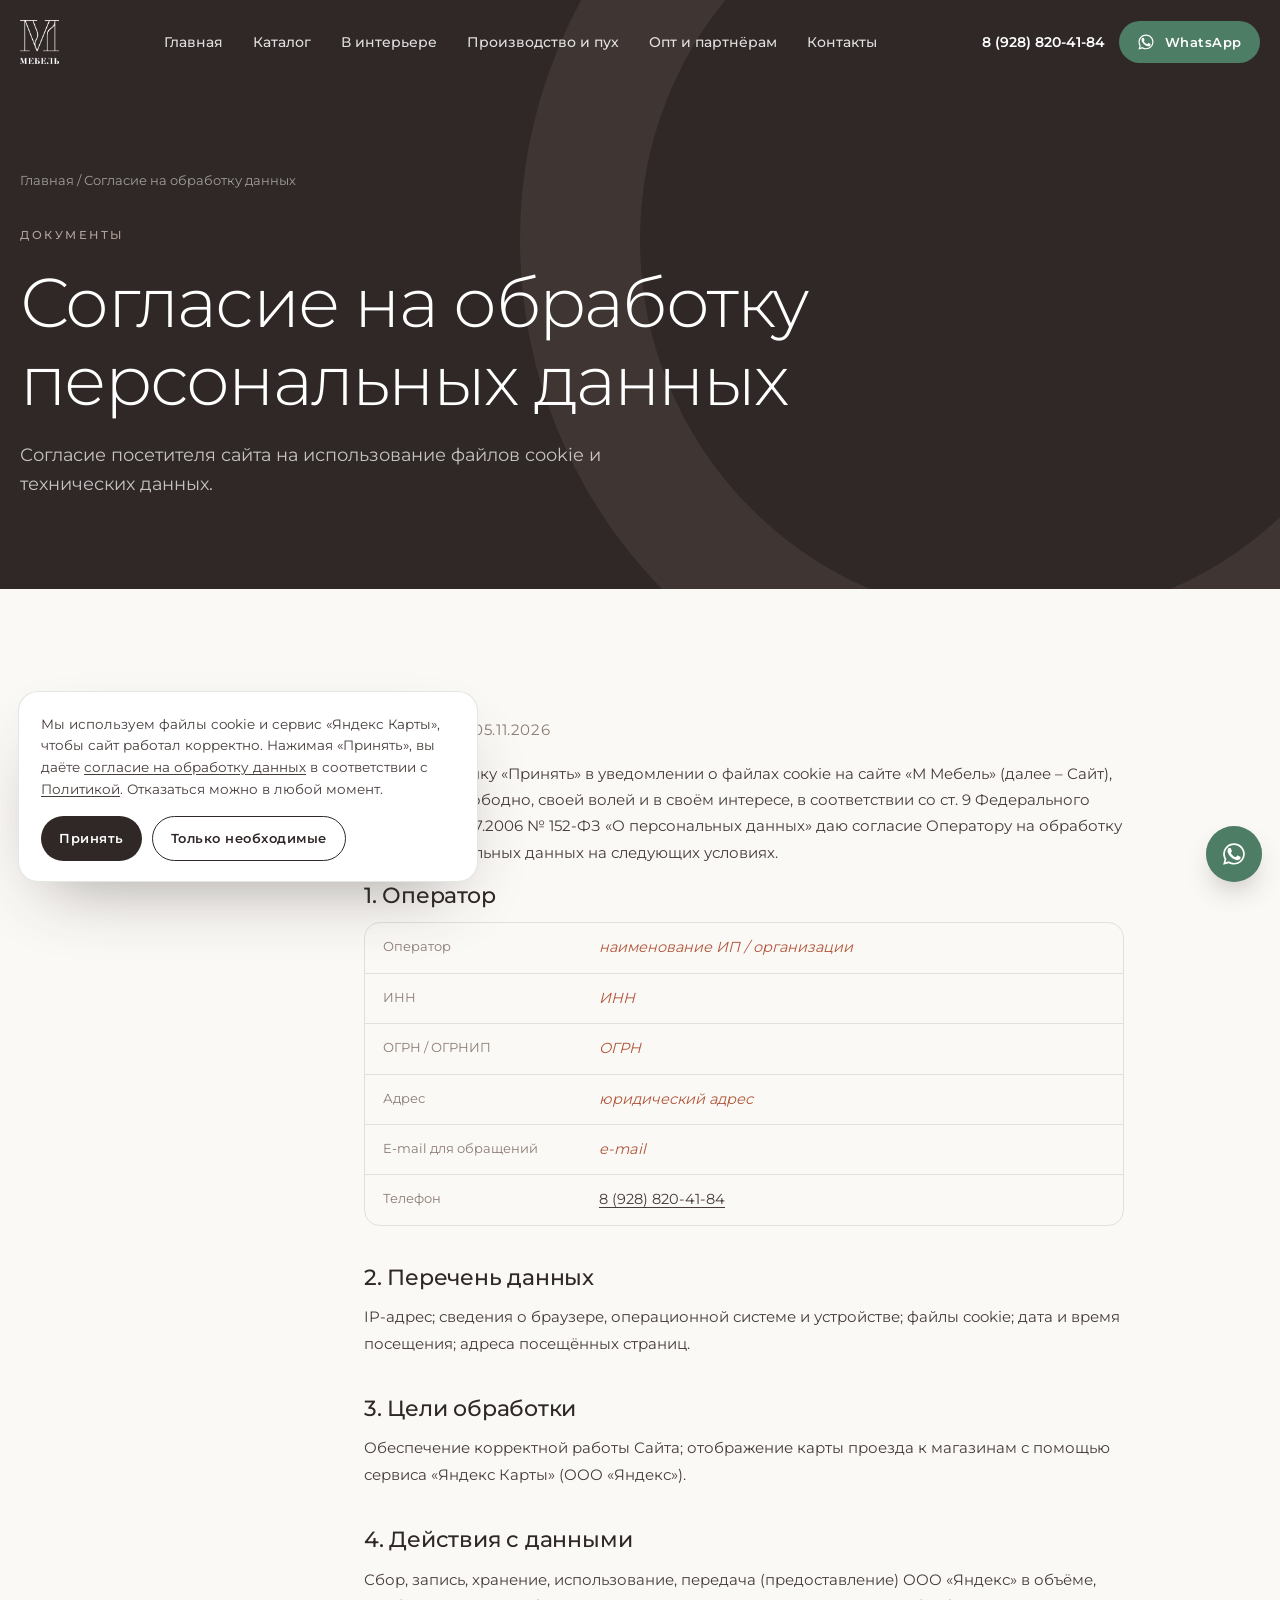
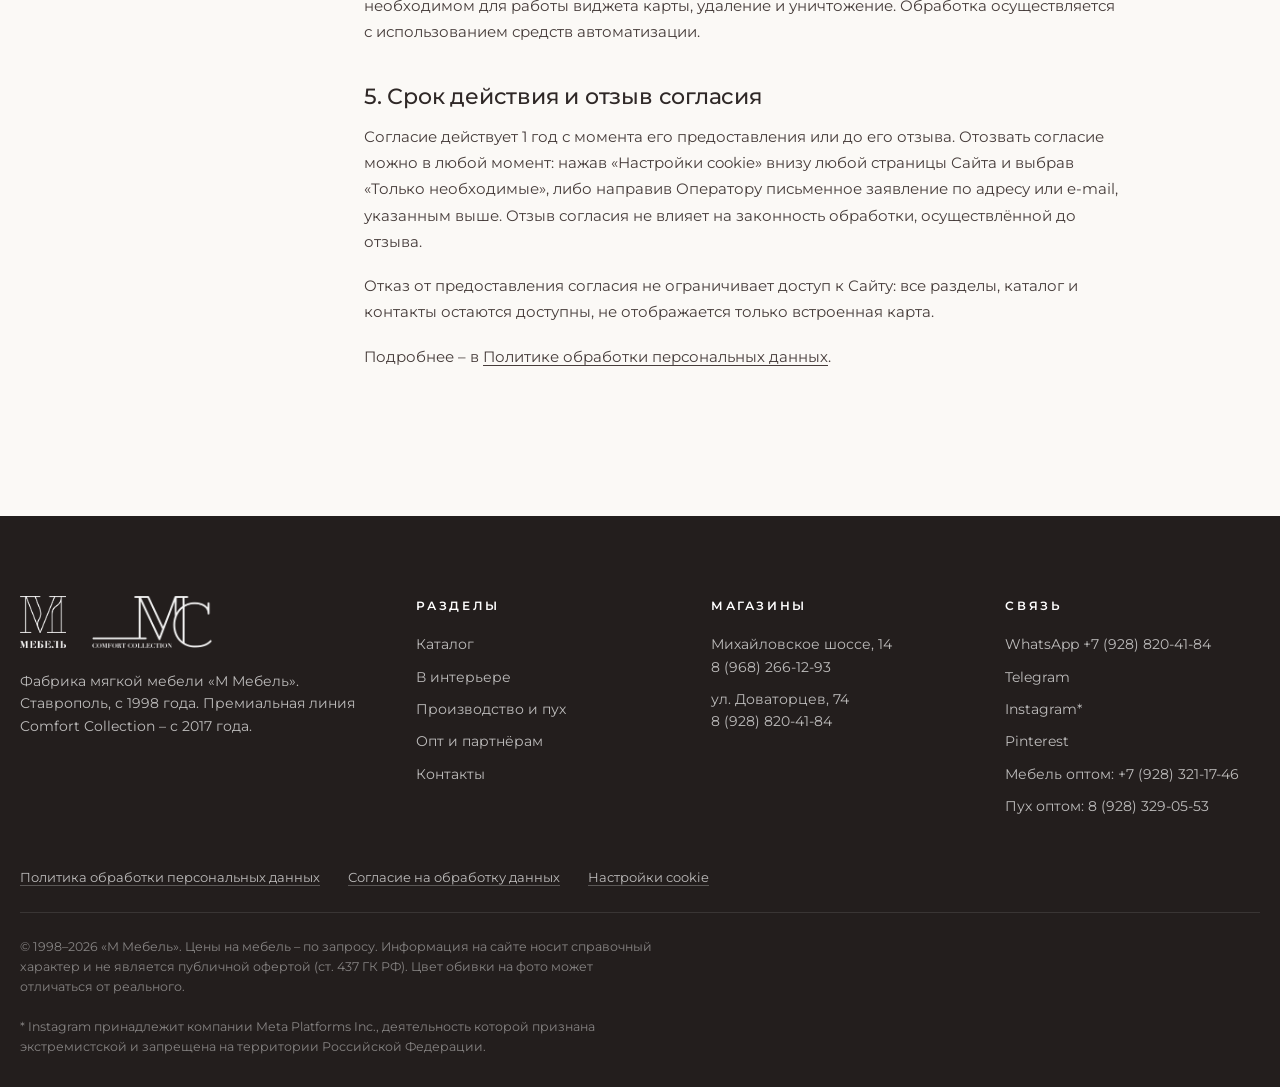
<file: docs/consent.html>
<!doctype html>
<html lang="ru">
<head>
<meta charset="utf-8">
<meta name="viewport" content="width=device-width, initial-scale=1">
<title>Согласие на обработку персональных данных – М Мебель</title>
<meta name="description" content="Согласие на обработку персональных данных (cookie) посетителя сайта «М Мебель».">
<meta property="og:title" content="Согласие на обработку персональных данных – М Мебель">
<meta property="og:description" content="Согласие на обработку персональных данных (cookie) посетителя сайта «М Мебель».">
<meta property="og:image" content="img/og.jpg">
<meta property="og:type" content="website">
<meta name="theme-color" content="#2f2827">
<link rel="icon" href="img/brand/favicon.png">
<link rel="preload" href="fonts/montserrat-cyrillic-wght-normal.woff2" as="font" type="font/woff2" crossorigin>
<link rel="stylesheet" href="css/style.min.css?v=7">

</head>
<body data-page="consent.html">
<header class="header is-dark">
  <div class="container header-inner">
    <a class="logo" href="index.html" aria-label="М Мебель – на главную">
      <img class="l-dark" src="img/brand/mm-dark.png" alt="М Мебель" width="241" height="273">
      <img class="l-light" src="img/brand/mm-light.png" alt="М Мебель" width="241" height="273">
    </a>
    <nav class="nav"><a href="index.html">Главная</a><a href="catalog.html">Каталог</a><a href="interior.html">В интерьере</a><a href="production.html">Производство и пух</a><a href="partners.html">Опт и партнёрам</a><a href="contacts.html">Контакты</a></nav>
    <div class="header-cta">
      <a class="header-phone" href="tel:+79288204184">8 (928) 820-41-84</a>
      <a class="btn btn-wa btn-sm" href="https://wa.me/79288204184?text=%D0%97%D0%B4%D1%80%D0%B0%D0%B2%D1%81%D1%82%D0%B2%D1%83%D0%B9%D1%82%D0%B5%21%20%D0%A5%D0%BE%D1%87%D1%83%20%D1%83%D0%B7%D0%BD%D0%B0%D1%82%D1%8C%20%D0%BE%20%D0%BC%D0%B5%D0%B1%D0%B5%D0%BB%D0%B8%20%D0%9C%20%D0%9C%D0%B5%D0%B1%D0%B5%D0%BB%D1%8C." target="_blank" rel="noopener"><svg viewBox="0 0 24 24" fill="currentColor"><path d="M17.5 14.4c-.3-.1-1.8-.9-2-1-.3-.1-.5-.1-.7.1-.2.3-.8 1-.9 1.2-.2.2-.3.2-.6.1-.3-.1-1.3-.5-2.4-1.5-.9-.8-1.5-1.8-1.7-2.1-.2-.3 0-.5.1-.6l.4-.5c.2-.2.2-.3.3-.5.1-.2 0-.4 0-.5l-.9-2.2c-.2-.6-.5-.5-.7-.5h-.6c-.2 0-.5.1-.8.4-.3.3-1 1-1 2.5s1.1 2.9 1.2 3.1c.1.2 2.1 3.2 5.1 4.5.7.3 1.3.5 1.7.6.7.2 1.4.2 1.9.1.6-.1 1.8-.7 2-1.4.2-.7.2-1.3.2-1.4-.1-.2-.3-.3-.6-.4zM12 2C6.5 2 2 6.5 2 12c0 1.8.5 3.5 1.3 4.9L2 22l5.2-1.4c1.4.8 3.1 1.2 4.8 1.2 5.5 0 10-4.5 10-10S17.5 2 12 2zm0 18.2c-1.6 0-3.1-.4-4.4-1.2l-.3-.2-3.1.8.8-3-.2-.3C4 15.1 3.6 13.6 3.6 12c0-4.6 3.8-8.4 8.4-8.4s8.4 3.8 8.4 8.4-3.8 8.2-8.4 8.2z"/></svg> WhatsApp</a>
      <button class="burger" aria-label="Меню" aria-expanded="false"><span></span><span></span></button>
    </div>
  </div>
</header>
<div class="mobile-menu">
  <a class="m-link" href="index.html">Главная</a><a class="m-link" href="catalog.html">Каталог</a><a class="m-link" href="interior.html">В интерьере</a><a class="m-link" href="production.html">Производство и пух</a><a class="m-link" href="partners.html">Опт и партнёрам</a><a class="m-link" href="contacts.html">Контакты</a>
  <div class="m-foot">
    <a href="tel:+79288204184">8 (928) 820-41-84 – ул. Доваторцев, 74</a>
    <a href="tel:+79682661293">8 (968) 266-12-93 – Михайловское ш., 14</a>
    <a class="btn btn-wa" href="https://wa.me/79288204184" target="_blank" rel="noopener"><svg viewBox="0 0 24 24" fill="currentColor"><path d="M17.5 14.4c-.3-.1-1.8-.9-2-1-.3-.1-.5-.1-.7.1-.2.3-.8 1-.9 1.2-.2.2-.3.2-.6.1-.3-.1-1.3-.5-2.4-1.5-.9-.8-1.5-1.8-1.7-2.1-.2-.3 0-.5.1-.6l.4-.5c.2-.2.2-.3.3-.5.1-.2 0-.4 0-.5l-.9-2.2c-.2-.6-.5-.5-.7-.5h-.6c-.2 0-.5.1-.8.4-.3.3-1 1-1 2.5s1.1 2.9 1.2 3.1c.1.2 2.1 3.2 5.1 4.5.7.3 1.3.5 1.7.6.7.2 1.4.2 1.9.1.6-.1 1.8-.7 2-1.4.2-.7.2-1.3.2-1.4-.1-.2-.3-.3-.6-.4zM12 2C6.5 2 2 6.5 2 12c0 1.8.5 3.5 1.3 4.9L2 22l5.2-1.4c1.4.8 3.1 1.2 4.8 1.2 5.5 0 10-4.5 10-10S17.5 2 12 2zm0 18.2c-1.6 0-3.1-.4-4.4-1.2l-.3-.2-3.1.8.8-3-.2-.3C4 15.1 3.6 13.6 3.6 12c0-4.6 3.8-8.4 8.4-8.4s8.4 3.8 8.4 8.4-3.8 8.2-8.4 8.2z"/></svg> Написать в WhatsApp</a>
  </div>
</div><main>
<section class="page-hero">
  <div class="container">
    <div class="crumbs"><a href="index.html">Главная</a> / Согласие на обработку данных</div>
    <span class="eyebrow">Документы</span>
    <h1>Согласие на обработку персональных данных</h1>
    <p class="lead">Согласие посетителя сайта на использование файлов cookie и технических данных.</p>
  </div>
</section>
<section class="section">
  <div class="container doc">
    <aside class="doc-side">
      <a href="privacy.html">Политика обработки персональных данных</a>
      <a href="consent.html" class="active">Согласие на обработку данных</a>
      <button type="button" data-cookie-settings>Настройки cookie</button>
    </aside>
    <article class="prose doc-body">
<p class="doc-date">Редакция от 05.11.2026</p>
<p>Нажимая кнопку «Принять» в уведомлении о файлах cookie на сайте «М Мебель» (далее – Сайт), я, действуя свободно, своей волей и в своём интересе, в соответствии со ст. 9 Федерального закона от 27.07.2006 № 152-ФЗ «О персональных данных» даю согласие Оператору на обработку моих персональных данных на следующих условиях.</p>
<h2>1. Оператор</h2>
<ul class="req">
  <li><span>Оператор</span><span class="todo">наименование ИП / организации</span></li>
  <li><span>ИНН</span><span class="todo">ИНН</span></li>
  <li><span>ОГРН / ОГРНИП</span><span class="todo">ОГРН</span></li>
  <li><span>Адрес</span><span class="todo">юридический адрес</span></li>
  <li><span>E-mail для обращений</span><span class="todo">e-mail</span></li>
  <li><span>Телефон</span><a href="tel:+79288204184">8 (928) 820-41-84</a></li>
</ul>
<h2>2. Перечень данных</h2>
<p>IP-адрес; сведения о браузере, операционной системе и устройстве; файлы cookie; дата и время посещения; адреса посещённых страниц.</p>
<h2>3. Цели обработки</h2>
<p>Обеспечение корректной работы Сайта; отображение карты проезда к магазинам с помощью сервиса «Яндекс Карты» (ООО «Яндекс»).</p>
<h2>4. Действия с данными</h2>
<p>Сбор, запись, хранение, использование, передача (предоставление) ООО «Яндекс» в объёме, необходимом для работы виджета карты, удаление и уничтожение. Обработка осуществляется с использованием средств автоматизации.</p>
<h2>5. Срок действия и отзыв согласия</h2>
<p>Согласие действует 1 год с момента его предоставления или до его отзыва. Отозвать согласие можно в любой момент: нажав «Настройки cookie» внизу любой страницы Сайта и выбрав «Только необходимые», либо направив Оператору письменное заявление по адресу или e-mail, указанным выше. Отзыв согласия не влияет на законность обработки, осуществлённой до отзыва.</p>
<p>Отказ от предоставления согласия не ограничивает доступ к Сайту: все разделы, каталог и контакты остаются доступны, не отображается только встроенная карта.</p>
<p>Подробнее – в <a href="privacy.html">Политике обработки персональных данных</a>.</p>
</article>
  </div>
</section></main>
<footer class="footer">
  <div class="container">
    <div class="footer-grid">
      <div>
        <div class="logos"><img src="img/brand/mm-light.png" alt="М Мебель" width="241" height="273"><img src="img/brand/mc-light.png" alt="Comfort Collection" width="516" height="222"></div>
        <p>Фабрика мягкой мебели «М Мебель». Ставрополь, с 1998 года. Премиальная линия Comfort Collection – с 2017 года.</p>
      </div>
      <div>
        <h4>Разделы</h4>
        <ul><li><a href="catalog.html">Каталог</a></li><li><a href="interior.html">В интерьере</a></li><li><a href="production.html">Производство и пух</a></li><li><a href="partners.html">Опт и партнёрам</a></li><li><a href="contacts.html">Контакты</a></li></ul>
      </div>
      <div>
        <h4>Магазины</h4>
        <ul>
          <li>Михайловское шоссе, 14<br><a href="tel:+79682661293">8 (968) 266-12-93</a></li><li>ул. Доваторцев, 74<br><a href="tel:+79288204184">8 (928) 820-41-84</a></li>
        </ul>
      </div>
      <div>
        <h4>Связь</h4>
        <ul>
          <li><a href="https://wa.me/79288204184" target="_blank" rel="noopener">WhatsApp +7 (928) 820-41-84</a></li>
          <li><a href="https://t.me/mmebel_m" target="_blank" rel="noopener">Telegram</a></li>
          <li><a href="https://instagram.com/mmebel_m" target="_blank" rel="noopener">Instagram*</a></li>
          <li><a href="https://pinterest.com/mmebel_m" target="_blank" rel="noopener">Pinterest</a></li>
          <li>Мебель оптом: <a href="tel:+79283211746">+7 (928) 321-17-46</a></li>
          <li>Пух оптом: <a href="tel:+79283290553">8 (928) 329-05-53</a></li>
        </ul>
      </div>
    </div>
    <div class="footer-legal">
      <a href="privacy.html">Политика обработки персональных данных</a>
      <a href="consent.html">Согласие на обработку данных</a>
      <button type="button" data-cookie-settings>Настройки cookie</button>
    </div>
    
    <div class="footer-bottom">
      <span>© 1998–<span id="y">2026</span> «М Мебель». Цены на мебель – по запросу. Информация на сайте носит справочный характер и не является публичной офертой (ст. 437 ГК РФ). Цвет обивки на фото может отличаться от реального.</span>
      <span>* Instagram принадлежит компании Meta Platforms Inc., деятельность которой признана экстремистской и запрещена на территории Российской Федерации.</span>
    </div>
  </div>
</footer>
<div class="cookie" id="cookie" role="dialog" aria-label="Использование cookie" hidden>
  <p>Мы используем файлы cookie и сервис «Яндекс Карты», чтобы сайт работал корректно. Нажимая «Принять», вы даёте <a href="consent.html">согласие на обработку данных</a> в соответствии с <a href="privacy.html">Политикой</a>. Отказаться можно в любой момент.</p>
  <div class="cookie-btns"><button class="btn btn-dark btn-sm" data-cookie="all">Принять</button><button class="btn btn-outline btn-sm" data-cookie="necessary">Только необходимые</button></div>
</div>
<a class="fab" href="https://wa.me/79288204184?text=%D0%97%D0%B4%D1%80%D0%B0%D0%B2%D1%81%D1%82%D0%B2%D1%83%D0%B9%D1%82%D0%B5%21%20%D0%A5%D0%BE%D1%87%D1%83%20%D1%83%D0%B7%D0%BD%D0%B0%D1%82%D1%8C%20%D0%BE%20%D0%BC%D0%B5%D0%B1%D0%B5%D0%BB%D0%B8%20%D0%9C%20%D0%9C%D0%B5%D0%B1%D0%B5%D0%BB%D1%8C." target="_blank" rel="noopener" aria-label="Написать в WhatsApp"><svg viewBox="0 0 24 24" fill="currentColor"><path d="M17.5 14.4c-.3-.1-1.8-.9-2-1-.3-.1-.5-.1-.7.1-.2.3-.8 1-.9 1.2-.2.2-.3.2-.6.1-.3-.1-1.3-.5-2.4-1.5-.9-.8-1.5-1.8-1.7-2.1-.2-.3 0-.5.1-.6l.4-.5c.2-.2.2-.3.3-.5.1-.2 0-.4 0-.5l-.9-2.2c-.2-.6-.5-.5-.7-.5h-.6c-.2 0-.5.1-.8.4-.3.3-1 1-1 2.5s1.1 2.9 1.2 3.1c.1.2 2.1 3.2 5.1 4.5.7.3 1.3.5 1.7.6.7.2 1.4.2 1.9.1.6-.1 1.8-.7 2-1.4.2-.7.2-1.3.2-1.4-.1-.2-.3-.3-.6-.4zM12 2C6.5 2 2 6.5 2 12c0 1.8.5 3.5 1.3 4.9L2 22l5.2-1.4c1.4.8 3.1 1.2 4.8 1.2 5.5 0 10-4.5 10-10S17.5 2 12 2zm0 18.2c-1.6 0-3.1-.4-4.4-1.2l-.3-.2-3.1.8.8-3-.2-.3C4 15.1 3.6 13.6 3.6 12c0-4.6 3.8-8.4 8.4-8.4s8.4 3.8 8.4 8.4-3.8 8.2-8.4 8.2z"/></svg></a>
<script>document.getElementById('y').textContent=new Date().getFullYear()</script>
<script src="js/main.min.js?v=7" defer></script>
</body>
</html>
</file>
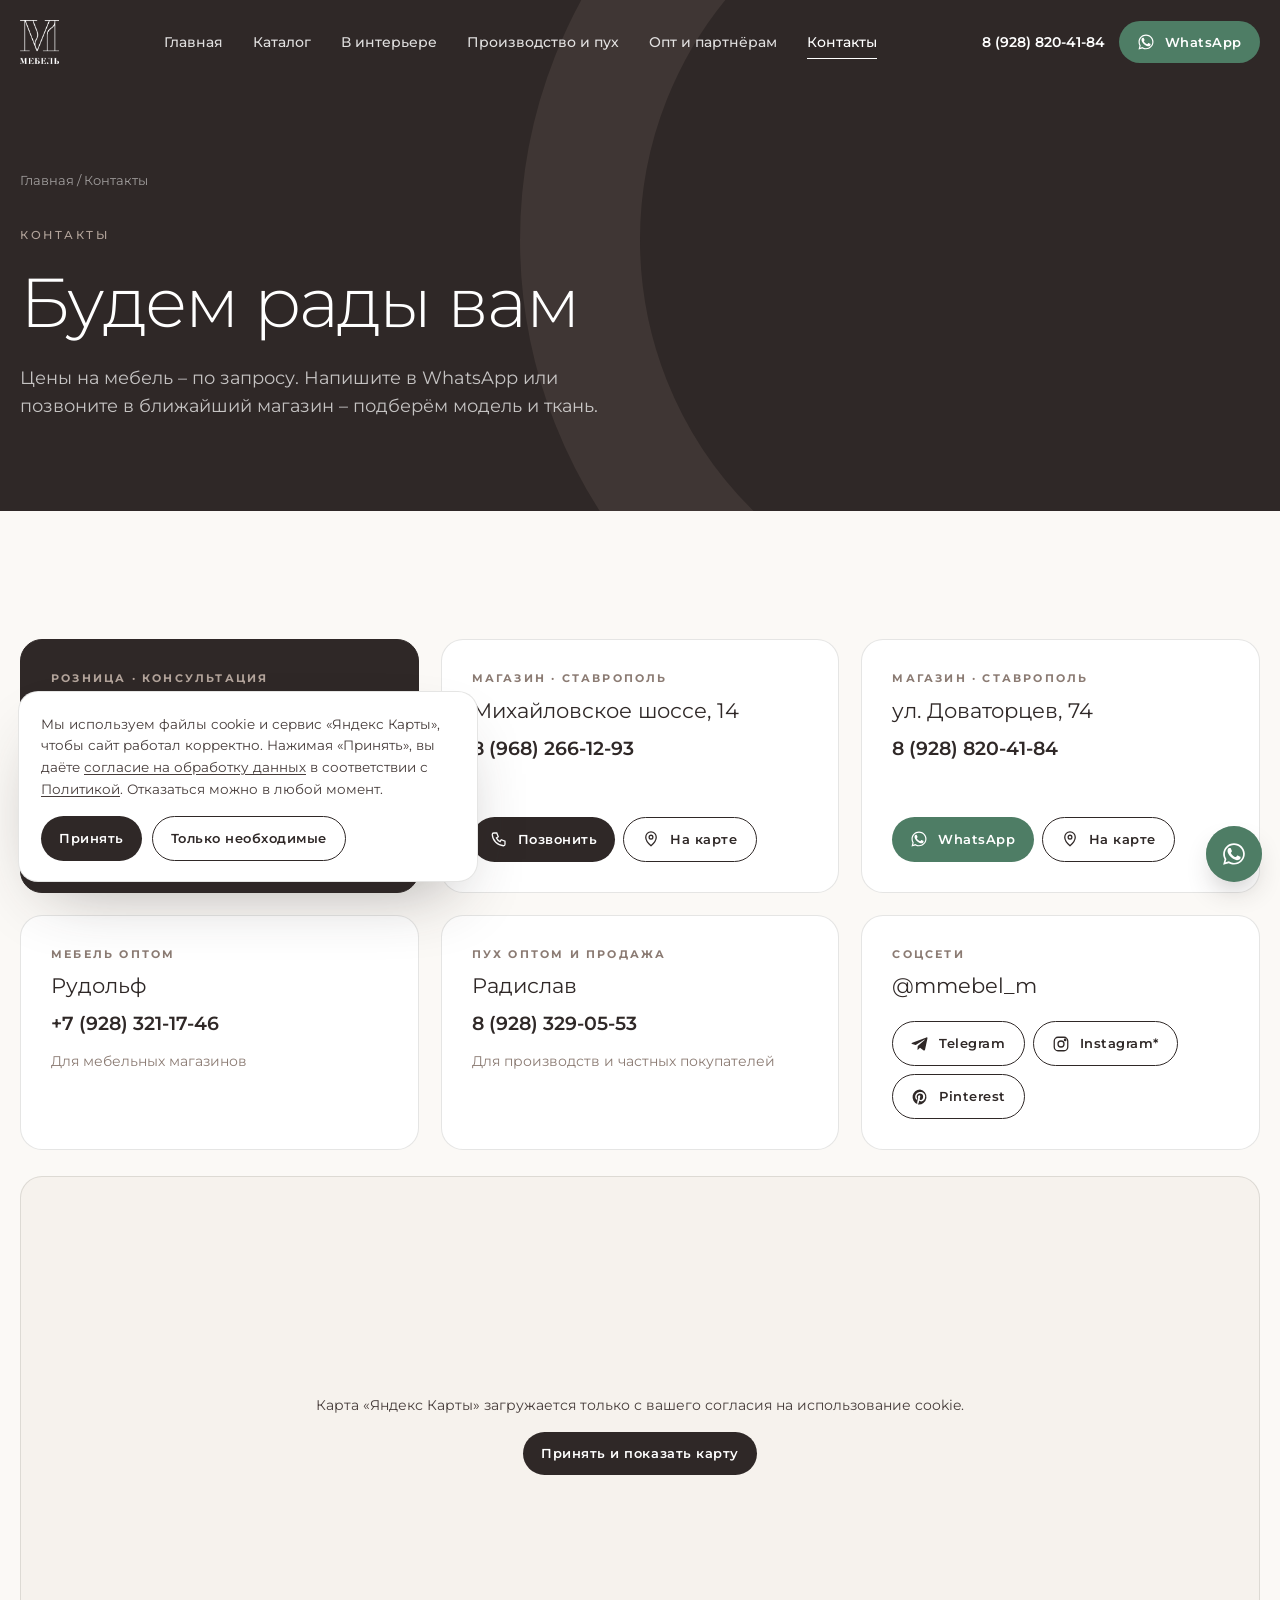
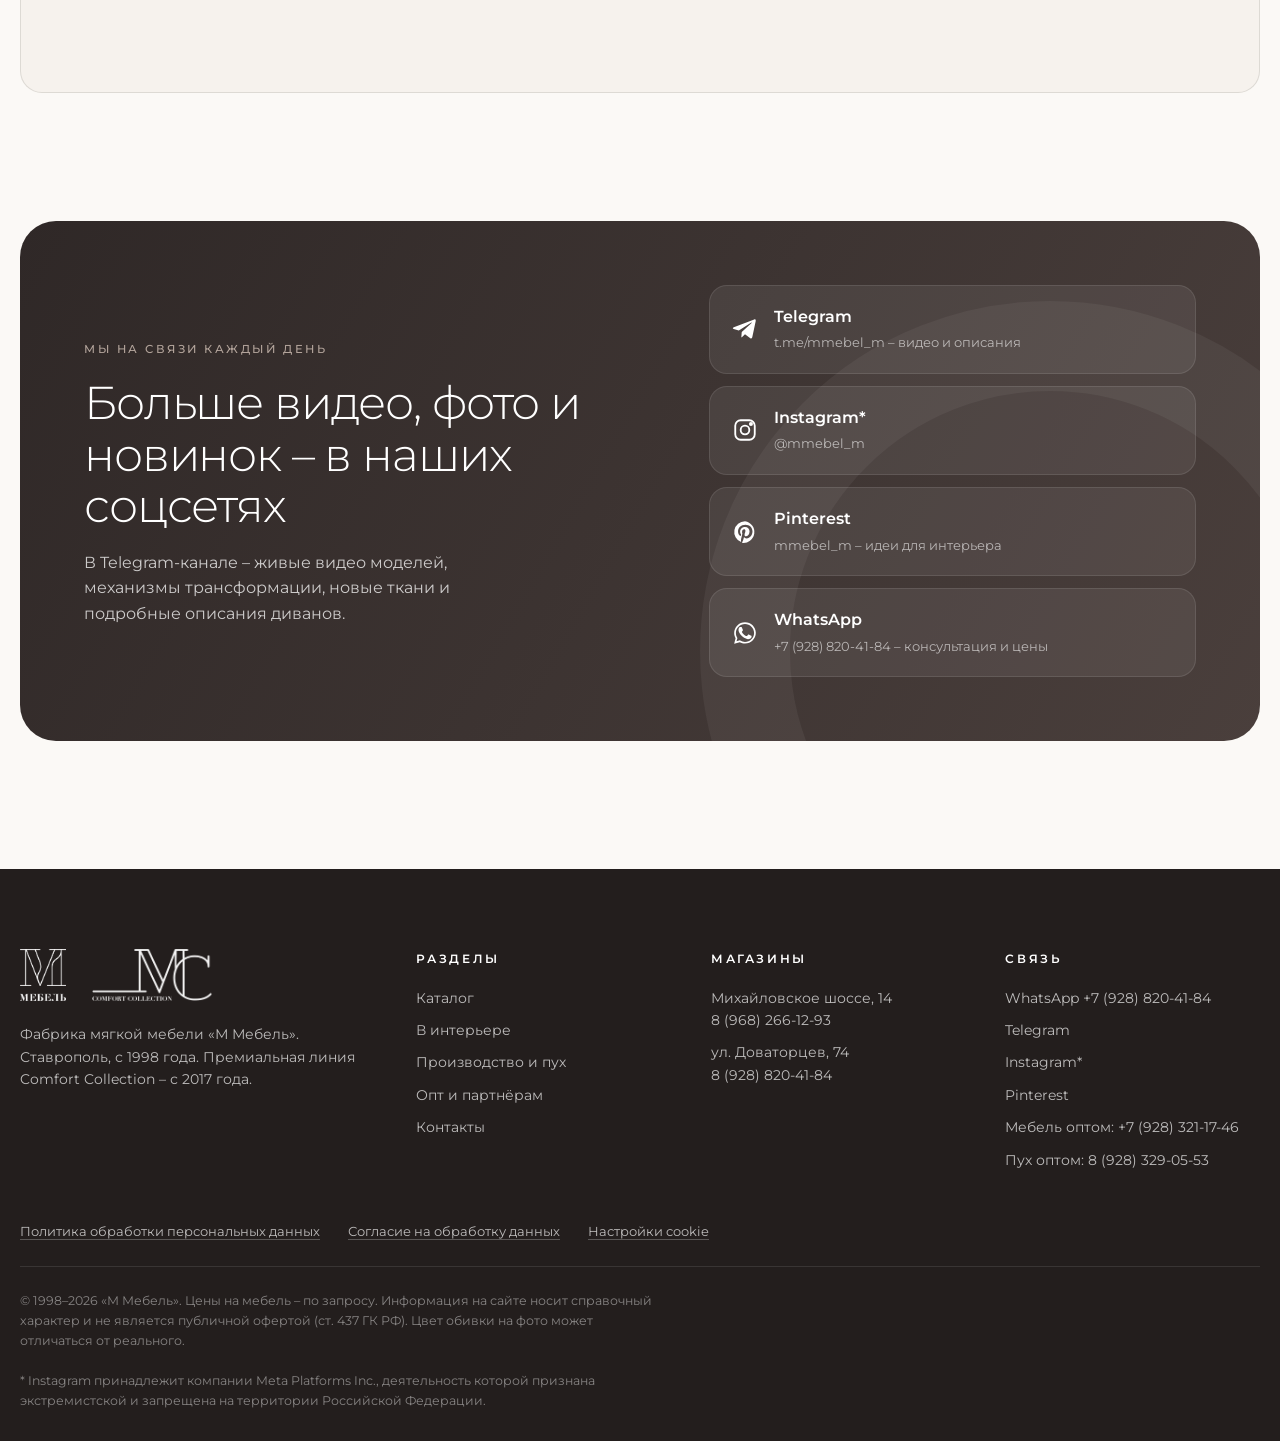
<file: docs/contacts.html>
<!doctype html>
<html lang="ru">
<head>
<meta charset="utf-8">
<meta name="viewport" content="width=device-width, initial-scale=1">
<title>Контакты – магазины М Мебель в Ставрополе</title>
<meta name="description" content="Магазины мягкой мебели «М Мебель» в Ставрополе: Михайловское шоссе, 14 и ул. Доваторцев, 74. WhatsApp, телефоны оптовых менеджеров.">
<meta property="og:title" content="Контакты – магазины М Мебель в Ставрополе">
<meta property="og:description" content="Магазины мягкой мебели «М Мебель» в Ставрополе: Михайловское шоссе, 14 и ул. Доваторцев, 74. WhatsApp, телефоны оптовых менеджеров.">
<meta property="og:image" content="img/og.jpg">
<meta property="og:type" content="website">
<meta name="theme-color" content="#2f2827">
<link rel="icon" href="img/brand/favicon.png">
<link rel="preload" href="fonts/montserrat-cyrillic-wght-normal.woff2" as="font" type="font/woff2" crossorigin>
<link rel="stylesheet" href="css/style.min.css?v=7">

</head>
<body data-page="contacts.html">
<header class="header is-dark">
  <div class="container header-inner">
    <a class="logo" href="index.html" aria-label="М Мебель – на главную">
      <img class="l-dark" src="img/brand/mm-dark.png" alt="М Мебель" width="241" height="273">
      <img class="l-light" src="img/brand/mm-light.png" alt="М Мебель" width="241" height="273">
    </a>
    <nav class="nav"><a href="index.html">Главная</a><a href="catalog.html">Каталог</a><a href="interior.html">В интерьере</a><a href="production.html">Производство и пух</a><a href="partners.html">Опт и партнёрам</a><a href="contacts.html" class=active>Контакты</a></nav>
    <div class="header-cta">
      <a class="header-phone" href="tel:+79288204184">8 (928) 820-41-84</a>
      <a class="btn btn-wa btn-sm" href="https://wa.me/79288204184?text=%D0%97%D0%B4%D1%80%D0%B0%D0%B2%D1%81%D1%82%D0%B2%D1%83%D0%B9%D1%82%D0%B5%21%20%D0%A5%D0%BE%D1%87%D1%83%20%D1%83%D0%B7%D0%BD%D0%B0%D1%82%D1%8C%20%D0%BE%20%D0%BC%D0%B5%D0%B1%D0%B5%D0%BB%D0%B8%20%D0%9C%20%D0%9C%D0%B5%D0%B1%D0%B5%D0%BB%D1%8C." target="_blank" rel="noopener"><svg viewBox="0 0 24 24" fill="currentColor"><path d="M17.5 14.4c-.3-.1-1.8-.9-2-1-.3-.1-.5-.1-.7.1-.2.3-.8 1-.9 1.2-.2.2-.3.2-.6.1-.3-.1-1.3-.5-2.4-1.5-.9-.8-1.5-1.8-1.7-2.1-.2-.3 0-.5.1-.6l.4-.5c.2-.2.2-.3.3-.5.1-.2 0-.4 0-.5l-.9-2.2c-.2-.6-.5-.5-.7-.5h-.6c-.2 0-.5.1-.8.4-.3.3-1 1-1 2.5s1.1 2.9 1.2 3.1c.1.2 2.1 3.2 5.1 4.5.7.3 1.3.5 1.7.6.7.2 1.4.2 1.9.1.6-.1 1.8-.7 2-1.4.2-.7.2-1.3.2-1.4-.1-.2-.3-.3-.6-.4zM12 2C6.5 2 2 6.5 2 12c0 1.8.5 3.5 1.3 4.9L2 22l5.2-1.4c1.4.8 3.1 1.2 4.8 1.2 5.5 0 10-4.5 10-10S17.5 2 12 2zm0 18.2c-1.6 0-3.1-.4-4.4-1.2l-.3-.2-3.1.8.8-3-.2-.3C4 15.1 3.6 13.6 3.6 12c0-4.6 3.8-8.4 8.4-8.4s8.4 3.8 8.4 8.4-3.8 8.2-8.4 8.2z"/></svg> WhatsApp</a>
      <button class="burger" aria-label="Меню" aria-expanded="false"><span></span><span></span></button>
    </div>
  </div>
</header>
<div class="mobile-menu">
  <a class="m-link" href="index.html">Главная</a><a class="m-link" href="catalog.html">Каталог</a><a class="m-link" href="interior.html">В интерьере</a><a class="m-link" href="production.html">Производство и пух</a><a class="m-link" href="partners.html">Опт и партнёрам</a><a class="m-link" href="contacts.html">Контакты</a>
  <div class="m-foot">
    <a href="tel:+79288204184">8 (928) 820-41-84 – ул. Доваторцев, 74</a>
    <a href="tel:+79682661293">8 (968) 266-12-93 – Михайловское ш., 14</a>
    <a class="btn btn-wa" href="https://wa.me/79288204184" target="_blank" rel="noopener"><svg viewBox="0 0 24 24" fill="currentColor"><path d="M17.5 14.4c-.3-.1-1.8-.9-2-1-.3-.1-.5-.1-.7.1-.2.3-.8 1-.9 1.2-.2.2-.3.2-.6.1-.3-.1-1.3-.5-2.4-1.5-.9-.8-1.5-1.8-1.7-2.1-.2-.3 0-.5.1-.6l.4-.5c.2-.2.2-.3.3-.5.1-.2 0-.4 0-.5l-.9-2.2c-.2-.6-.5-.5-.7-.5h-.6c-.2 0-.5.1-.8.4-.3.3-1 1-1 2.5s1.1 2.9 1.2 3.1c.1.2 2.1 3.2 5.1 4.5.7.3 1.3.5 1.7.6.7.2 1.4.2 1.9.1.6-.1 1.8-.7 2-1.4.2-.7.2-1.3.2-1.4-.1-.2-.3-.3-.6-.4zM12 2C6.5 2 2 6.5 2 12c0 1.8.5 3.5 1.3 4.9L2 22l5.2-1.4c1.4.8 3.1 1.2 4.8 1.2 5.5 0 10-4.5 10-10S17.5 2 12 2zm0 18.2c-1.6 0-3.1-.4-4.4-1.2l-.3-.2-3.1.8.8-3-.2-.3C4 15.1 3.6 13.6 3.6 12c0-4.6 3.8-8.4 8.4-8.4s8.4 3.8 8.4 8.4-3.8 8.2-8.4 8.2z"/></svg> Написать в WhatsApp</a>
  </div>
</div><main>
<section class="page-hero">
  <div class="container">
    <div class="crumbs"><a href="index.html">Главная</a> / Контакты</div>
    <span class="eyebrow">Контакты</span>
    <h1>Будем рады вам</h1>
    <p class="lead">Цены на мебель – по запросу. Напишите в WhatsApp или позвоните в ближайший магазин – подберём модель и ткань.</p>
  </div>
</section>
<section class="section">
  <div class="container">
    <div class="contact-grid">
      <div class="c-card rv" style="background:var(--ink);color:#fff;border-color:var(--ink)">
        <span class="tag" style="color:var(--taupe-2)">Розница · консультация</span>
        <b>WhatsApp</b>
        <a class="ph" href="https://wa.me/79288204184" target="_blank" rel="noopener">+7 (928) 820-41-84</a>
        <p style="opacity:.7;font-size:14px">Цены, ткани, наличие, доставка</p>
        <div class="row"><a class="btn btn-wa btn-sm" href="https://wa.me/79288204184?text=%D0%97%D0%B4%D1%80%D0%B0%D0%B2%D1%81%D1%82%D0%B2%D1%83%D0%B9%D1%82%D0%B5%21%20%D0%A5%D0%BE%D1%87%D1%83%20%D1%83%D0%B7%D0%BD%D0%B0%D1%82%D1%8C%20%D1%86%D0%B5%D0%BD%D1%83%20%D0%BD%D0%B0%20%D0%B4%D0%B8%D0%B2%D0%B0%D0%BD." target="_blank" rel="noopener"><svg viewBox="0 0 24 24" fill="currentColor"><path d="M17.5 14.4c-.3-.1-1.8-.9-2-1-.3-.1-.5-.1-.7.1-.2.3-.8 1-.9 1.2-.2.2-.3.2-.6.1-.3-.1-1.3-.5-2.4-1.5-.9-.8-1.5-1.8-1.7-2.1-.2-.3 0-.5.1-.6l.4-.5c.2-.2.2-.3.3-.5.1-.2 0-.4 0-.5l-.9-2.2c-.2-.6-.5-.5-.7-.5h-.6c-.2 0-.5.1-.8.4-.3.3-1 1-1 2.5s1.1 2.9 1.2 3.1c.1.2 2.1 3.2 5.1 4.5.7.3 1.3.5 1.7.6.7.2 1.4.2 1.9.1.6-.1 1.8-.7 2-1.4.2-.7.2-1.3.2-1.4-.1-.2-.3-.3-.6-.4zM12 2C6.5 2 2 6.5 2 12c0 1.8.5 3.5 1.3 4.9L2 22l5.2-1.4c1.4.8 3.1 1.2 4.8 1.2 5.5 0 10-4.5 10-10S17.5 2 12 2zm0 18.2c-1.6 0-3.1-.4-4.4-1.2l-.3-.2-3.1.8.8-3-.2-.3C4 15.1 3.6 13.6 3.6 12c0-4.6 3.8-8.4 8.4-8.4s8.4 3.8 8.4 8.4-3.8 8.2-8.4 8.2z"/></svg> Написать</a></div>
      </div>
      
      <div class="c-card rv">
        <span class="tag">Магазин · Ставрополь</span>
        <b>Михайловское шоссе, 14</b>
        <a class="ph" href="tel:+79682661293">8 (968) 266-12-93</a>
        <div class="row">
          <a class="btn btn-dark btn-sm" href="tel:+79682661293"><svg viewBox="0 0 24 24" fill="none" stroke="currentColor" stroke-width="1.7"><path d="M5 4h4l2 5-2.5 1.5a11 11 0 0 0 5 5L15 13l5 2v4a2 2 0 0 1-2 2A16 16 0 0 1 3 6a2 2 0 0 1 2-2"/></svg> Позвонить</a>
          <button class="btn btn-outline btn-sm" data-map-btn="https://yandex.ru/map-widget/v1/?text=%D0%A1%D1%82%D0%B0%D0%B2%D1%80%D0%BE%D0%BF%D0%BE%D0%BB%D1%8C%2C%20%D0%9C%D0%B8%D1%85%D0%B0%D0%B9%D0%BB%D0%BE%D0%B2%D1%81%D0%BA%D0%BE%D0%B5%20%D1%88%D0%BE%D1%81%D1%81%D0%B5%2C%2014&z=16"><svg viewBox="0 0 24 24" fill="none" stroke="currentColor" stroke-width="1.7"><path d="M12 21s-7-6.2-7-11.5a7 7 0 0 1 14 0C19 14.8 12 21 12 21z"/><circle cx="12" cy="9.5" r="2.5"/></svg> На карте</button>
        </div>
      </div>
      <div class="c-card rv">
        <span class="tag">Магазин · Ставрополь</span>
        <b>ул. Доваторцев, 74</b>
        <a class="ph" href="tel:+79288204184">8 (928) 820-41-84</a>
        <div class="row">
          <a class="btn btn-wa btn-sm" href="https://wa.me/79288204184" target="_blank" rel="noopener"><svg viewBox="0 0 24 24" fill="currentColor"><path d="M17.5 14.4c-.3-.1-1.8-.9-2-1-.3-.1-.5-.1-.7.1-.2.3-.8 1-.9 1.2-.2.2-.3.2-.6.1-.3-.1-1.3-.5-2.4-1.5-.9-.8-1.5-1.8-1.7-2.1-.2-.3 0-.5.1-.6l.4-.5c.2-.2.2-.3.3-.5.1-.2 0-.4 0-.5l-.9-2.2c-.2-.6-.5-.5-.7-.5h-.6c-.2 0-.5.1-.8.4-.3.3-1 1-1 2.5s1.1 2.9 1.2 3.1c.1.2 2.1 3.2 5.1 4.5.7.3 1.3.5 1.7.6.7.2 1.4.2 1.9.1.6-.1 1.8-.7 2-1.4.2-.7.2-1.3.2-1.4-.1-.2-.3-.3-.6-.4zM12 2C6.5 2 2 6.5 2 12c0 1.8.5 3.5 1.3 4.9L2 22l5.2-1.4c1.4.8 3.1 1.2 4.8 1.2 5.5 0 10-4.5 10-10S17.5 2 12 2zm0 18.2c-1.6 0-3.1-.4-4.4-1.2l-.3-.2-3.1.8.8-3-.2-.3C4 15.1 3.6 13.6 3.6 12c0-4.6 3.8-8.4 8.4-8.4s8.4 3.8 8.4 8.4-3.8 8.2-8.4 8.2z"/></svg> WhatsApp</a>
          <button class="btn btn-outline btn-sm" data-map-btn="https://yandex.ru/map-widget/v1/?text=%D0%A1%D1%82%D0%B0%D0%B2%D1%80%D0%BE%D0%BF%D0%BE%D0%BB%D1%8C%2C%20%D1%83%D0%BB.%20%D0%94%D0%BE%D0%B2%D0%B0%D1%82%D0%BE%D1%80%D1%86%D0%B5%D0%B2%2C%2074&z=16"><svg viewBox="0 0 24 24" fill="none" stroke="currentColor" stroke-width="1.7"><path d="M12 21s-7-6.2-7-11.5a7 7 0 0 1 14 0C19 14.8 12 21 12 21z"/><circle cx="12" cy="9.5" r="2.5"/></svg> На карте</button>
        </div>
      </div>
      <div class="c-card rv">
        <span class="tag">Мебель оптом</span>
        <b>Рудольф</b>
        <a class="ph" href="tel:+79283211746">+7 (928) 321-17-46</a>
        <p class="muted" style="font-size:14px">Для мебельных магазинов</p>
      </div>
      <div class="c-card rv rv-d1">
        <span class="tag">Пух оптом и продажа</span>
        <b>Радислав</b>
        <a class="ph" href="tel:+79283290553">8 (928) 329-05-53</a>
        <p class="muted" style="font-size:14px">Для производств и частных покупателей</p>
      </div>
      <div class="c-card rv rv-d2">
        <span class="tag">Соцсети</span>
        <b>@mmebel_m</b>
        <div class="row" style="margin-top:0">
          <a class="btn btn-outline btn-sm" href="https://t.me/mmebel_m" target="_blank" rel="noopener"><svg viewBox="0 0 24 24" fill="currentColor"><path d="M21.9 4.6 18.7 19.7c-.2 1.1-.9 1.3-1.8.8l-4.9-3.6-2.4 2.3c-.3.3-.5.5-1 .5l.4-5 9.1-8.2c.4-.4-.1-.6-.6-.2L6.3 13.4l-4.8-1.5c-1-.3-1.1-1 .2-1.5L20.5 3.2c.9-.3 1.6.2 1.4 1.4z"/></svg> Telegram</a>
          <a class="btn btn-outline btn-sm" href="https://instagram.com/mmebel_m" target="_blank" rel="noopener"><svg viewBox="0 0 24 24" fill="none" stroke="currentColor" stroke-width="1.7"><rect x="3" y="3" width="18" height="18" rx="5"/><circle cx="12" cy="12" r="4"/><circle cx="17.5" cy="6.5" r="1" fill="currentColor"/></svg> Instagram*</a>
          <a class="btn btn-outline btn-sm" href="https://pinterest.com/mmebel_m" target="_blank" rel="noopener"><svg viewBox="0 0 24 24" fill="currentColor"><path d="M12 2a10 10 0 0 0-3.6 19.3c-.1-.8-.2-2 0-2.9l1.2-5s-.3-.6-.3-1.5c0-1.4.8-2.4 1.8-2.4.9 0 1.3.6 1.3 1.4 0 .9-.5 2.1-.8 3.3-.2 1 .5 1.8 1.5 1.8 1.8 0 3.1-1.9 3.1-4.6 0-2.4-1.7-4.1-4.2-4.1-2.9 0-4.5 2.1-4.5 4.4 0 .9.3 1.8.8 2.3.1.1.1.2.1.3l-.3 1.2c0 .2-.2.3-.4.2-1.3-.6-2.1-2.5-2.1-4 0-3.3 2.4-6.3 6.9-6.3 3.6 0 6.4 2.6 6.4 6 0 3.6-2.3 6.5-5.4 6.5-1.1 0-2.1-.6-2.4-1.2l-.7 2.5c-.2.9-.9 2.1-1.3 2.8A10 10 0 1 0 12 2z"/></svg> Pinterest</a>
        </div>
      </div>
    </div>
    <div class="map" id="map" data-map="https://yandex.ru/map-widget/v1/?text=%D0%A1%D1%82%D0%B0%D0%B2%D1%80%D0%BE%D0%BF%D0%BE%D0%BB%D1%8C%2C%20%D1%83%D0%BB.%20%D0%94%D0%BE%D0%B2%D0%B0%D1%82%D0%BE%D1%80%D1%86%D0%B5%D0%B2%2C%2074&z=16"></div>
  </div>
</section>

<section class="social section">
  <div class="container">
    <div class="social-card rv">
      <div style="position:relative;z-index:1">
        <span class="eyebrow" style="color:var(--taupe-2)">Мы на связи каждый день</span>
        <h2 style="margin:16px 0 18px">Больше видео, фото и новинок – в наших соцсетях</h2>
        <p style="opacity:.75;max-width:460px">В Telegram-канале – живые видео моделей, механизмы трансформации, новые ткани и подробные описания диванов.</p>
      </div>
      <div class="social-links">
        <a href="https://t.me/mmebel_m" target="_blank" rel="noopener"><svg viewBox="0 0 24 24" fill="currentColor"><path d="M21.9 4.6 18.7 19.7c-.2 1.1-.9 1.3-1.8.8l-4.9-3.6-2.4 2.3c-.3.3-.5.5-1 .5l.4-5 9.1-8.2c.4-.4-.1-.6-.6-.2L6.3 13.4l-4.8-1.5c-1-.3-1.1-1 .2-1.5L20.5 3.2c.9-.3 1.6.2 1.4 1.4z"/></svg><div><b>Telegram</b><small>t.me/mmebel_m – видео и описания</small></div></a>
        <a href="https://instagram.com/mmebel_m" target="_blank" rel="noopener"><svg viewBox="0 0 24 24" fill="none" stroke="currentColor" stroke-width="1.7"><rect x="3" y="3" width="18" height="18" rx="5"/><circle cx="12" cy="12" r="4"/><circle cx="17.5" cy="6.5" r="1" fill="currentColor"/></svg><div><b>Instagram*</b><small>@mmebel_m</small></div></a>
        <a href="https://pinterest.com/mmebel_m" target="_blank" rel="noopener"><svg viewBox="0 0 24 24" fill="currentColor"><path d="M12 2a10 10 0 0 0-3.6 19.3c-.1-.8-.2-2 0-2.9l1.2-5s-.3-.6-.3-1.5c0-1.4.8-2.4 1.8-2.4.9 0 1.3.6 1.3 1.4 0 .9-.5 2.1-.8 3.3-.2 1 .5 1.8 1.5 1.8 1.8 0 3.1-1.9 3.1-4.6 0-2.4-1.7-4.1-4.2-4.1-2.9 0-4.5 2.1-4.5 4.4 0 .9.3 1.8.8 2.3.1.1.1.2.1.3l-.3 1.2c0 .2-.2.3-.4.2-1.3-.6-2.1-2.5-2.1-4 0-3.3 2.4-6.3 6.9-6.3 3.6 0 6.4 2.6 6.4 6 0 3.6-2.3 6.5-5.4 6.5-1.1 0-2.1-.6-2.4-1.2l-.7 2.5c-.2.9-.9 2.1-1.3 2.8A10 10 0 1 0 12 2z"/></svg><div><b>Pinterest</b><small>mmebel_m – идеи для интерьера</small></div></a>
        <a href="https://wa.me/79288204184" target="_blank" rel="noopener"><svg viewBox="0 0 24 24" fill="currentColor"><path d="M17.5 14.4c-.3-.1-1.8-.9-2-1-.3-.1-.5-.1-.7.1-.2.3-.8 1-.9 1.2-.2.2-.3.2-.6.1-.3-.1-1.3-.5-2.4-1.5-.9-.8-1.5-1.8-1.7-2.1-.2-.3 0-.5.1-.6l.4-.5c.2-.2.2-.3.3-.5.1-.2 0-.4 0-.5l-.9-2.2c-.2-.6-.5-.5-.7-.5h-.6c-.2 0-.5.1-.8.4-.3.3-1 1-1 2.5s1.1 2.9 1.2 3.1c.1.2 2.1 3.2 5.1 4.5.7.3 1.3.5 1.7.6.7.2 1.4.2 1.9.1.6-.1 1.8-.7 2-1.4.2-.7.2-1.3.2-1.4-.1-.2-.3-.3-.6-.4zM12 2C6.5 2 2 6.5 2 12c0 1.8.5 3.5 1.3 4.9L2 22l5.2-1.4c1.4.8 3.1 1.2 4.8 1.2 5.5 0 10-4.5 10-10S17.5 2 12 2zm0 18.2c-1.6 0-3.1-.4-4.4-1.2l-.3-.2-3.1.8.8-3-.2-.3C4 15.1 3.6 13.6 3.6 12c0-4.6 3.8-8.4 8.4-8.4s8.4 3.8 8.4 8.4-3.8 8.2-8.4 8.2z"/></svg><div><b>WhatsApp</b><small>+7 (928) 820-41-84 – консультация и цены</small></div></a>
      </div>
    </div>
  </div>
</section></main>
<footer class="footer">
  <div class="container">
    <div class="footer-grid">
      <div>
        <div class="logos"><img src="img/brand/mm-light.png" alt="М Мебель" width="241" height="273"><img src="img/brand/mc-light.png" alt="Comfort Collection" width="516" height="222"></div>
        <p>Фабрика мягкой мебели «М Мебель». Ставрополь, с 1998 года. Премиальная линия Comfort Collection – с 2017 года.</p>
      </div>
      <div>
        <h4>Разделы</h4>
        <ul><li><a href="catalog.html">Каталог</a></li><li><a href="interior.html">В интерьере</a></li><li><a href="production.html">Производство и пух</a></li><li><a href="partners.html">Опт и партнёрам</a></li><li><a href="contacts.html">Контакты</a></li></ul>
      </div>
      <div>
        <h4>Магазины</h4>
        <ul>
          <li>Михайловское шоссе, 14<br><a href="tel:+79682661293">8 (968) 266-12-93</a></li><li>ул. Доваторцев, 74<br><a href="tel:+79288204184">8 (928) 820-41-84</a></li>
        </ul>
      </div>
      <div>
        <h4>Связь</h4>
        <ul>
          <li><a href="https://wa.me/79288204184" target="_blank" rel="noopener">WhatsApp +7 (928) 820-41-84</a></li>
          <li><a href="https://t.me/mmebel_m" target="_blank" rel="noopener">Telegram</a></li>
          <li><a href="https://instagram.com/mmebel_m" target="_blank" rel="noopener">Instagram*</a></li>
          <li><a href="https://pinterest.com/mmebel_m" target="_blank" rel="noopener">Pinterest</a></li>
          <li>Мебель оптом: <a href="tel:+79283211746">+7 (928) 321-17-46</a></li>
          <li>Пух оптом: <a href="tel:+79283290553">8 (928) 329-05-53</a></li>
        </ul>
      </div>
    </div>
    <div class="footer-legal">
      <a href="privacy.html">Политика обработки персональных данных</a>
      <a href="consent.html">Согласие на обработку данных</a>
      <button type="button" data-cookie-settings>Настройки cookie</button>
    </div>
    
    <div class="footer-bottom">
      <span>© 1998–<span id="y">2026</span> «М Мебель». Цены на мебель – по запросу. Информация на сайте носит справочный характер и не является публичной офертой (ст. 437 ГК РФ). Цвет обивки на фото может отличаться от реального.</span>
      <span>* Instagram принадлежит компании Meta Platforms Inc., деятельность которой признана экстремистской и запрещена на территории Российской Федерации.</span>
    </div>
  </div>
</footer>
<div class="cookie" id="cookie" role="dialog" aria-label="Использование cookie" hidden>
  <p>Мы используем файлы cookie и сервис «Яндекс Карты», чтобы сайт работал корректно. Нажимая «Принять», вы даёте <a href="consent.html">согласие на обработку данных</a> в соответствии с <a href="privacy.html">Политикой</a>. Отказаться можно в любой момент.</p>
  <div class="cookie-btns"><button class="btn btn-dark btn-sm" data-cookie="all">Принять</button><button class="btn btn-outline btn-sm" data-cookie="necessary">Только необходимые</button></div>
</div>
<a class="fab" href="https://wa.me/79288204184?text=%D0%97%D0%B4%D1%80%D0%B0%D0%B2%D1%81%D1%82%D0%B2%D1%83%D0%B9%D1%82%D0%B5%21%20%D0%A5%D0%BE%D1%87%D1%83%20%D1%83%D0%B7%D0%BD%D0%B0%D1%82%D1%8C%20%D0%BE%20%D0%BC%D0%B5%D0%B1%D0%B5%D0%BB%D0%B8%20%D0%9C%20%D0%9C%D0%B5%D0%B1%D0%B5%D0%BB%D1%8C." target="_blank" rel="noopener" aria-label="Написать в WhatsApp"><svg viewBox="0 0 24 24" fill="currentColor"><path d="M17.5 14.4c-.3-.1-1.8-.9-2-1-.3-.1-.5-.1-.7.1-.2.3-.8 1-.9 1.2-.2.2-.3.2-.6.1-.3-.1-1.3-.5-2.4-1.5-.9-.8-1.5-1.8-1.7-2.1-.2-.3 0-.5.1-.6l.4-.5c.2-.2.2-.3.3-.5.1-.2 0-.4 0-.5l-.9-2.2c-.2-.6-.5-.5-.7-.5h-.6c-.2 0-.5.1-.8.4-.3.3-1 1-1 2.5s1.1 2.9 1.2 3.1c.1.2 2.1 3.2 5.1 4.5.7.3 1.3.5 1.7.6.7.2 1.4.2 1.9.1.6-.1 1.8-.7 2-1.4.2-.7.2-1.3.2-1.4-.1-.2-.3-.3-.6-.4zM12 2C6.5 2 2 6.5 2 12c0 1.8.5 3.5 1.3 4.9L2 22l5.2-1.4c1.4.8 3.1 1.2 4.8 1.2 5.5 0 10-4.5 10-10S17.5 2 12 2zm0 18.2c-1.6 0-3.1-.4-4.4-1.2l-.3-.2-3.1.8.8-3-.2-.3C4 15.1 3.6 13.6 3.6 12c0-4.6 3.8-8.4 8.4-8.4s8.4 3.8 8.4 8.4-3.8 8.2-8.4 8.2z"/></svg></a>
<script>document.getElementById('y').textContent=new Date().getFullYear()</script>
<script src="js/main.min.js?v=7" defer></script>
</body>
</html>
</file>
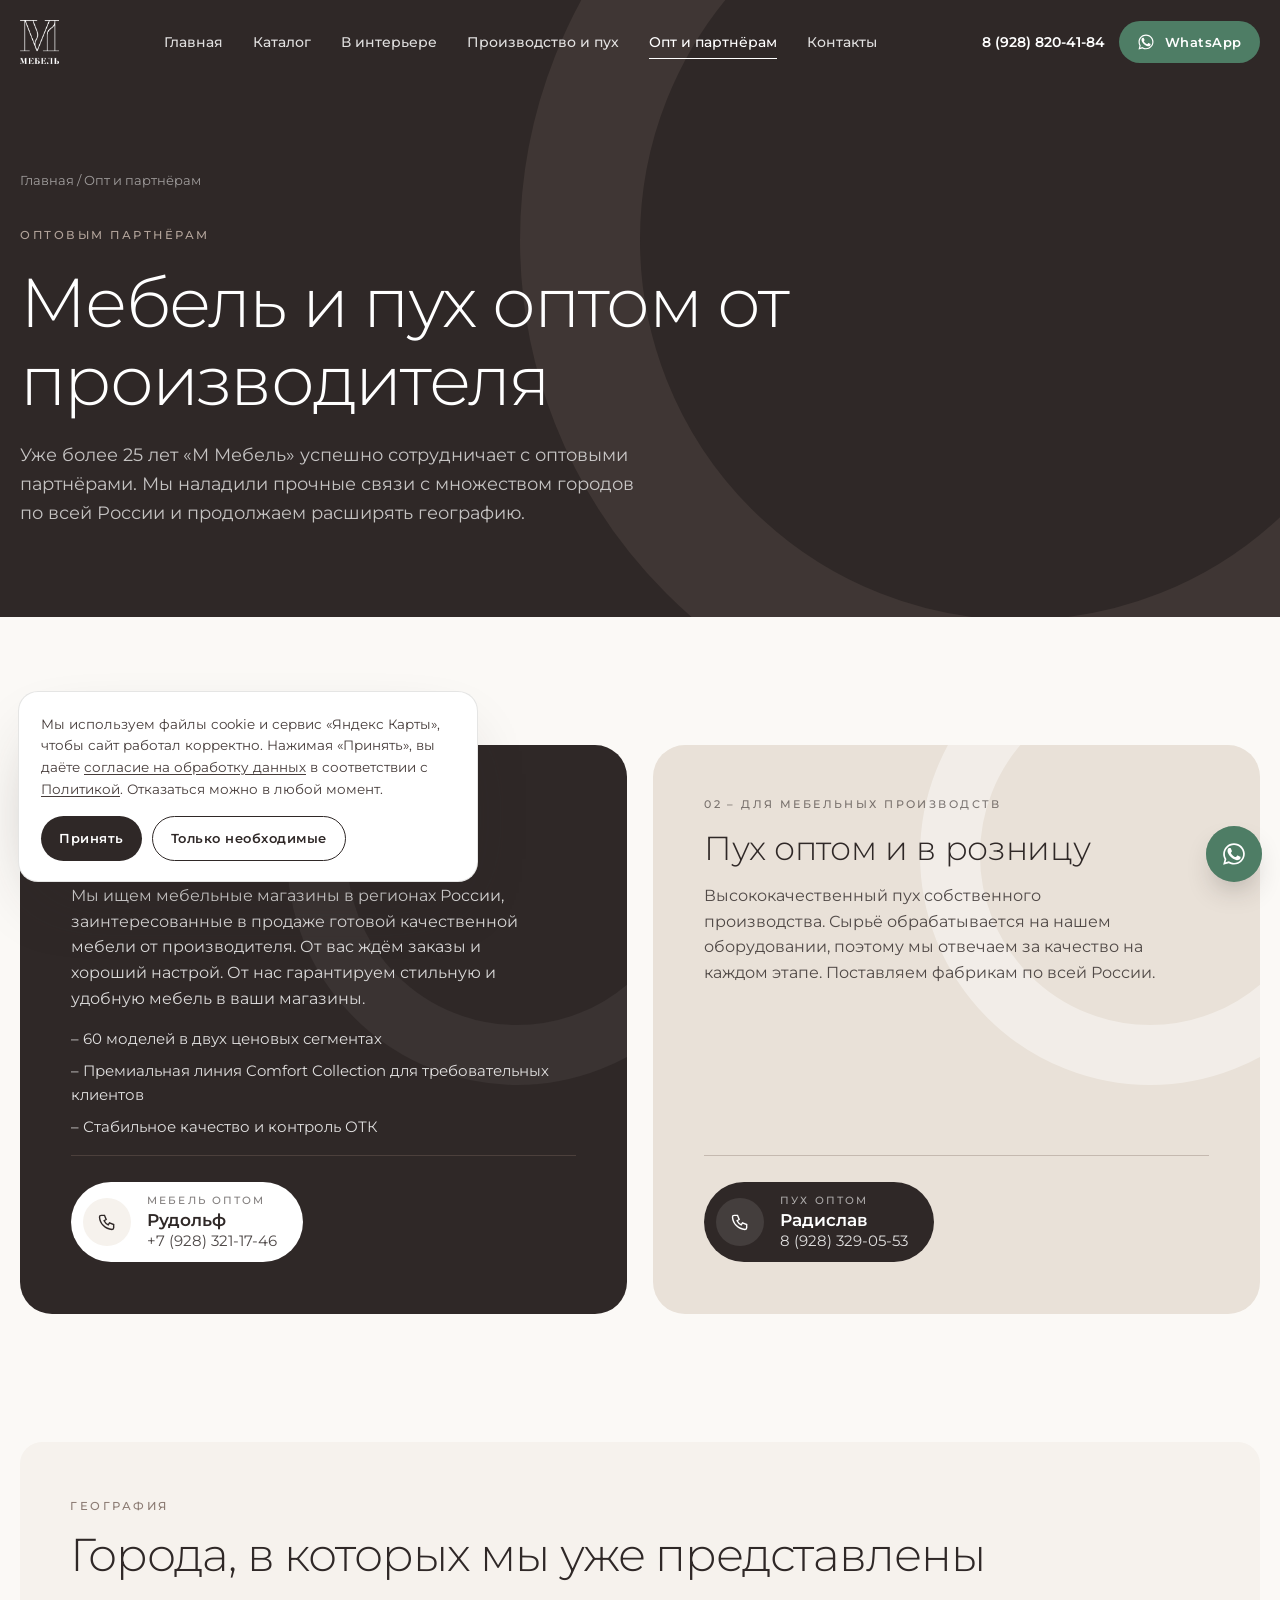
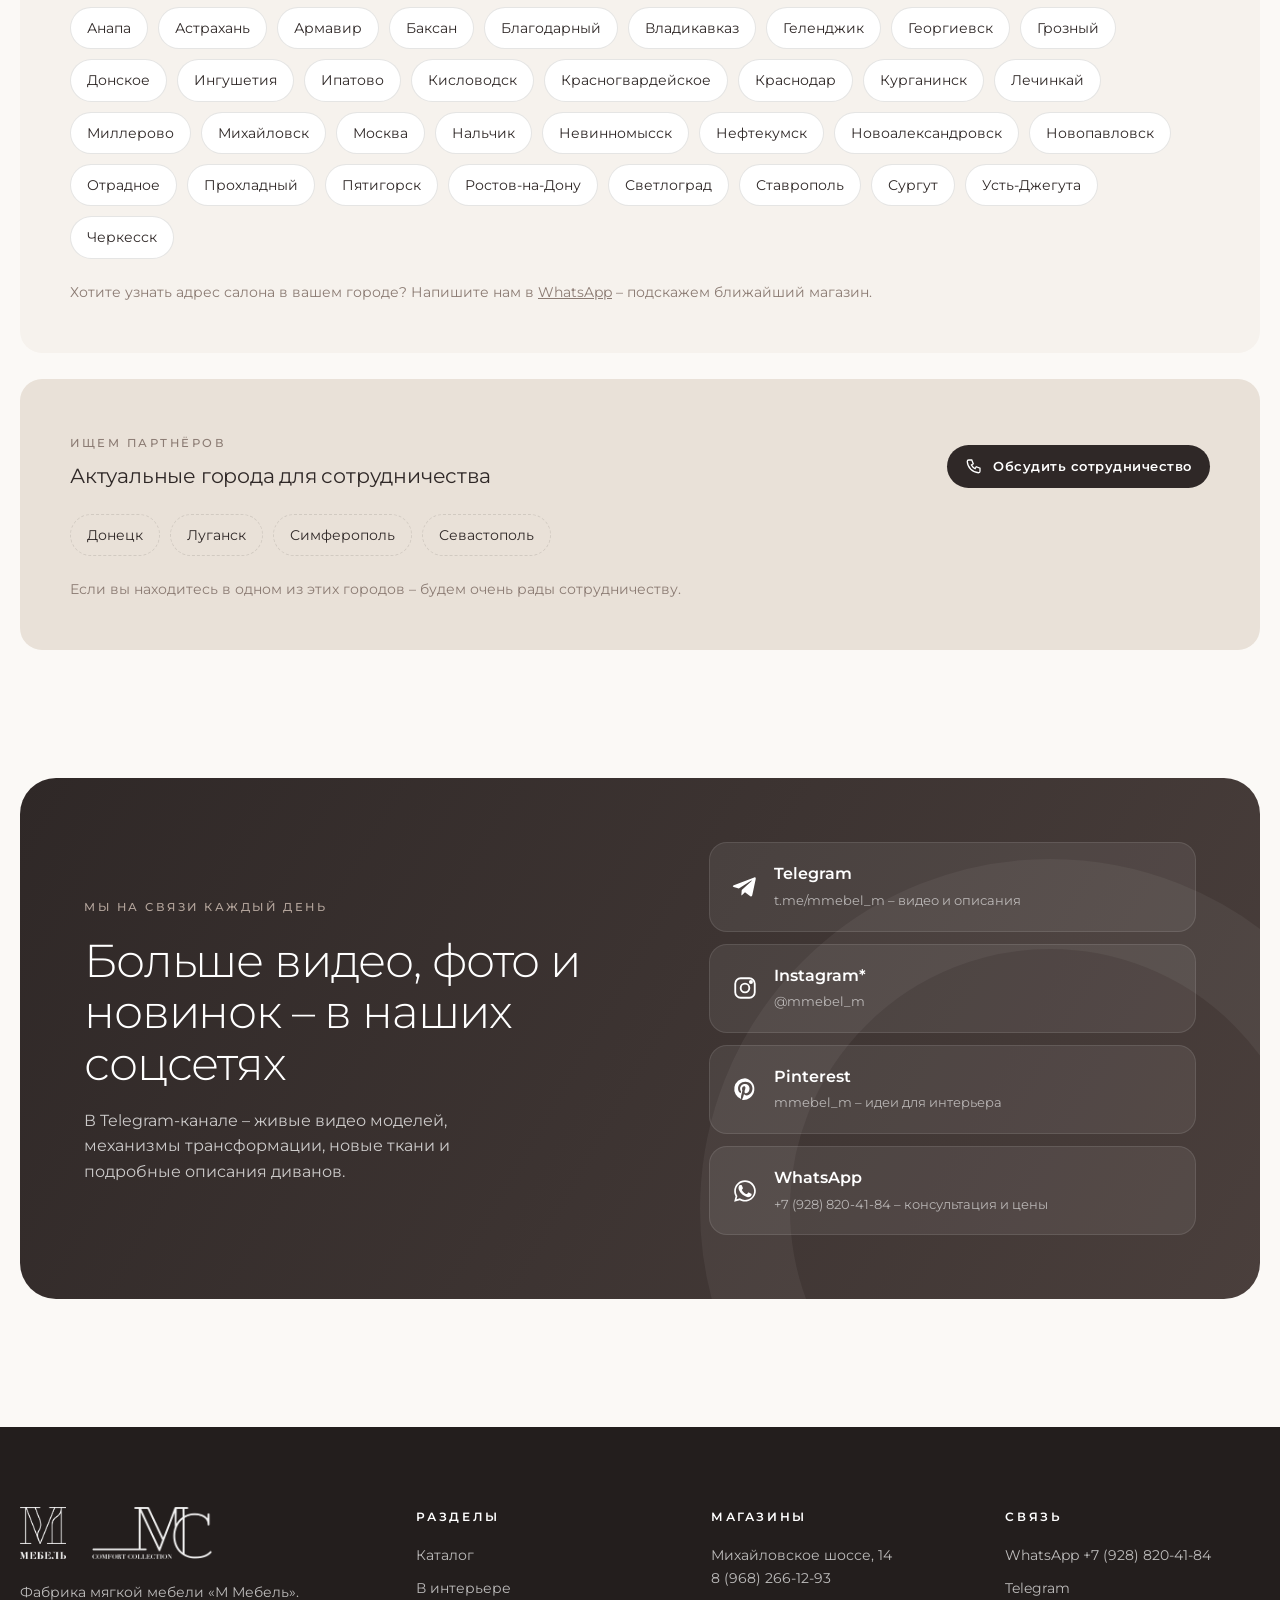
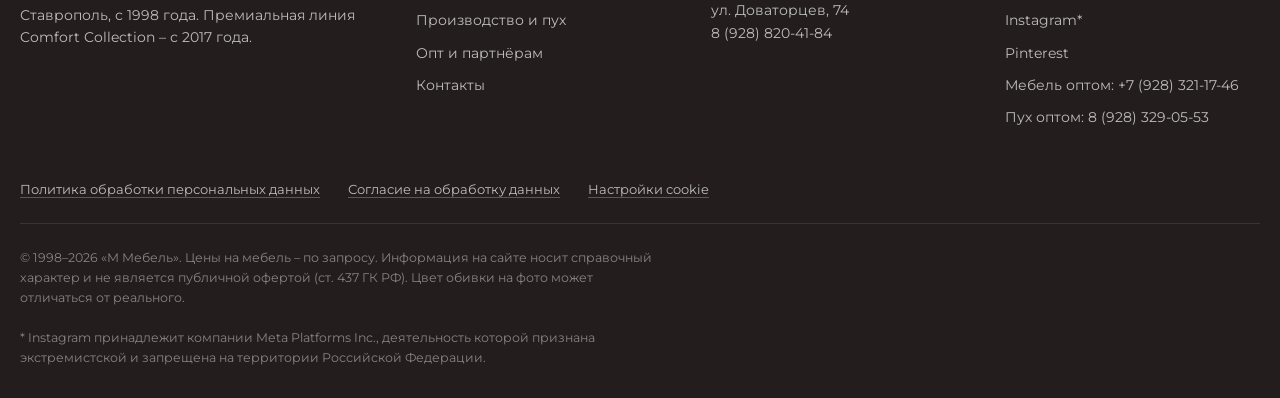
<file: docs/partners.html>
<!doctype html>
<html lang="ru">
<head>
<meta charset="utf-8">
<meta name="viewport" content="width=device-width, initial-scale=1">
<title>Мебель и пух оптом от производителя – М Мебель</title>
<meta name="description" content="Оптовые поставки мягкой мебели для магазинов и пуха для мебельных производств от фабрики «М Мебель», Ставрополь. Представлены в 30+ городах России.">
<meta property="og:title" content="Мебель и пух оптом от производителя – М Мебель">
<meta property="og:description" content="Оптовые поставки мягкой мебели для магазинов и пуха для мебельных производств от фабрики «М Мебель», Ставрополь. Представлены в 30+ городах России.">
<meta property="og:image" content="img/og.jpg">
<meta property="og:type" content="website">
<meta name="theme-color" content="#2f2827">
<link rel="icon" href="img/brand/favicon.png">
<link rel="preload" href="fonts/montserrat-cyrillic-wght-normal.woff2" as="font" type="font/woff2" crossorigin>
<link rel="stylesheet" href="css/style.min.css?v=7">

</head>
<body data-page="partners.html">
<header class="header is-dark">
  <div class="container header-inner">
    <a class="logo" href="index.html" aria-label="М Мебель – на главную">
      <img class="l-dark" src="img/brand/mm-dark.png" alt="М Мебель" width="241" height="273">
      <img class="l-light" src="img/brand/mm-light.png" alt="М Мебель" width="241" height="273">
    </a>
    <nav class="nav"><a href="index.html">Главная</a><a href="catalog.html">Каталог</a><a href="interior.html">В интерьере</a><a href="production.html">Производство и пух</a><a href="partners.html" class=active>Опт и партнёрам</a><a href="contacts.html">Контакты</a></nav>
    <div class="header-cta">
      <a class="header-phone" href="tel:+79288204184">8 (928) 820-41-84</a>
      <a class="btn btn-wa btn-sm" href="https://wa.me/79288204184?text=%D0%97%D0%B4%D1%80%D0%B0%D0%B2%D1%81%D1%82%D0%B2%D1%83%D0%B9%D1%82%D0%B5%21%20%D0%A5%D0%BE%D1%87%D1%83%20%D1%83%D0%B7%D0%BD%D0%B0%D1%82%D1%8C%20%D0%BE%20%D0%BC%D0%B5%D0%B1%D0%B5%D0%BB%D0%B8%20%D0%9C%20%D0%9C%D0%B5%D0%B1%D0%B5%D0%BB%D1%8C." target="_blank" rel="noopener"><svg viewBox="0 0 24 24" fill="currentColor"><path d="M17.5 14.4c-.3-.1-1.8-.9-2-1-.3-.1-.5-.1-.7.1-.2.3-.8 1-.9 1.2-.2.2-.3.2-.6.1-.3-.1-1.3-.5-2.4-1.5-.9-.8-1.5-1.8-1.7-2.1-.2-.3 0-.5.1-.6l.4-.5c.2-.2.2-.3.3-.5.1-.2 0-.4 0-.5l-.9-2.2c-.2-.6-.5-.5-.7-.5h-.6c-.2 0-.5.1-.8.4-.3.3-1 1-1 2.5s1.1 2.9 1.2 3.1c.1.2 2.1 3.2 5.1 4.5.7.3 1.3.5 1.7.6.7.2 1.4.2 1.9.1.6-.1 1.8-.7 2-1.4.2-.7.2-1.3.2-1.4-.1-.2-.3-.3-.6-.4zM12 2C6.5 2 2 6.5 2 12c0 1.8.5 3.5 1.3 4.9L2 22l5.2-1.4c1.4.8 3.1 1.2 4.8 1.2 5.5 0 10-4.5 10-10S17.5 2 12 2zm0 18.2c-1.6 0-3.1-.4-4.4-1.2l-.3-.2-3.1.8.8-3-.2-.3C4 15.1 3.6 13.6 3.6 12c0-4.6 3.8-8.4 8.4-8.4s8.4 3.8 8.4 8.4-3.8 8.2-8.4 8.2z"/></svg> WhatsApp</a>
      <button class="burger" aria-label="Меню" aria-expanded="false"><span></span><span></span></button>
    </div>
  </div>
</header>
<div class="mobile-menu">
  <a class="m-link" href="index.html">Главная</a><a class="m-link" href="catalog.html">Каталог</a><a class="m-link" href="interior.html">В интерьере</a><a class="m-link" href="production.html">Производство и пух</a><a class="m-link" href="partners.html">Опт и партнёрам</a><a class="m-link" href="contacts.html">Контакты</a>
  <div class="m-foot">
    <a href="tel:+79288204184">8 (928) 820-41-84 – ул. Доваторцев, 74</a>
    <a href="tel:+79682661293">8 (968) 266-12-93 – Михайловское ш., 14</a>
    <a class="btn btn-wa" href="https://wa.me/79288204184" target="_blank" rel="noopener"><svg viewBox="0 0 24 24" fill="currentColor"><path d="M17.5 14.4c-.3-.1-1.8-.9-2-1-.3-.1-.5-.1-.7.1-.2.3-.8 1-.9 1.2-.2.2-.3.2-.6.1-.3-.1-1.3-.5-2.4-1.5-.9-.8-1.5-1.8-1.7-2.1-.2-.3 0-.5.1-.6l.4-.5c.2-.2.2-.3.3-.5.1-.2 0-.4 0-.5l-.9-2.2c-.2-.6-.5-.5-.7-.5h-.6c-.2 0-.5.1-.8.4-.3.3-1 1-1 2.5s1.1 2.9 1.2 3.1c.1.2 2.1 3.2 5.1 4.5.7.3 1.3.5 1.7.6.7.2 1.4.2 1.9.1.6-.1 1.8-.7 2-1.4.2-.7.2-1.3.2-1.4-.1-.2-.3-.3-.6-.4zM12 2C6.5 2 2 6.5 2 12c0 1.8.5 3.5 1.3 4.9L2 22l5.2-1.4c1.4.8 3.1 1.2 4.8 1.2 5.5 0 10-4.5 10-10S17.5 2 12 2zm0 18.2c-1.6 0-3.1-.4-4.4-1.2l-.3-.2-3.1.8.8-3-.2-.3C4 15.1 3.6 13.6 3.6 12c0-4.6 3.8-8.4 8.4-8.4s8.4 3.8 8.4 8.4-3.8 8.2-8.4 8.2z"/></svg> Написать в WhatsApp</a>
  </div>
</div><main>
<section class="page-hero">
  <div class="container">
    <div class="crumbs"><a href="index.html">Главная</a> / Опт и партнёрам</div>
    <span class="eyebrow">Оптовым партнёрам</span>
    <h1>Мебель и пух оптом от производителя</h1>
    <p class="lead">Уже более 25 лет «М Мебель» успешно сотрудничает с оптовыми партнёрами. Мы наладили прочные связи с множеством городов по всей России и продолжаем расширять географию.</p>
  </div>
</section>
<section class="section">
  <div class="container">
    <div class="b2b-grid">
      <div class="b2b dark rv">
        <span class="num">01 – ДЛЯ МЕБЕЛЬНЫХ МАГАЗИНОВ</span>
        <h3>Мебель оптом</h3>
        <p>Мы ищем мебельные магазины в регионах России, заинтересованные в продаже готовой качественной мебели от производителя. От вас ждём заказы и хороший настрой. От нас гарантируем стильную и удобную мебель в ваши магазины.</p>
        <ul style="list-style:none;display:grid;gap:8px;opacity:.85;font-size:15px">
          <li>– 60 моделей в двух ценовых сегментах</li>
          <li>– Премиальная линия Comfort Collection для требовательных клиентов</li>
          <li>– Стабильное качество и контроль ОТК</li>
        </ul>
        <div class="who"><a class="person light" href="tel:+79283211746" aria-label="Позвонить: Рудольф, +7 (928) 321-17-46"><span class="p-ic"><svg viewBox="0 0 24 24" fill="none" stroke="currentColor" stroke-width="1.7"><path d="M5 4h4l2 5-2.5 1.5a11 11 0 0 0 5 5L15 13l5 2v4a2 2 0 0 1-2 2A16 16 0 0 1 3 6a2 2 0 0 1 2-2"/></svg></span><span class="p-txt"><small>Мебель оптом</small><b>Рудольф</b><span>+7 (928) 321-17-46</span></span></a></div>
      </div>
      <div class="b2b sand rv rv-d1">
        <span class="num">02 – ДЛЯ МЕБЕЛЬНЫХ ПРОИЗВОДСТВ</span>
        <h3>Пух оптом и в розницу</h3>
        <p>Высококачественный пух собственного производства. Сырьё обрабатывается на нашем оборудовании, поэтому мы отвечаем за качество на каждом этапе. Поставляем фабрикам по всей России.</p>
        <div class="who"><a class="person dark" href="tel:+79283290553" aria-label="Позвонить: Радислав, 8 (928) 329-05-53"><span class="p-ic"><svg viewBox="0 0 24 24" fill="none" stroke="currentColor" stroke-width="1.7"><path d="M5 4h4l2 5-2.5 1.5a11 11 0 0 0 5 5L15 13l5 2v4a2 2 0 0 1-2 2A16 16 0 0 1 3 6a2 2 0 0 1 2-2"/></svg></span><span class="p-txt"><small>Пух оптом</small><b>Радислав</b><span>8 (928) 329-05-53</span></span></a></div>
      </div>
    </div>
  </div>
</section>
<section class="section" style="padding-top:0" id="cities">
  <div class="container">
    <div class="cities rv" style="margin-top:0">
      <div class="cities-head"><div><span class="eyebrow">География</span><h2 style="margin-top:12px">Города, в которых мы уже представлены</h2></div></div>
      <div class="chips"><span class="chip">Анапа</span><span class="chip">Астрахань</span><span class="chip">Армавир</span><span class="chip">Баксан</span><span class="chip">Благодарный</span><span class="chip">Владикавказ</span><span class="chip">Геленджик</span><span class="chip">Георгиевск</span><span class="chip">Грозный</span><span class="chip">Донское</span><span class="chip">Ингушетия</span><span class="chip">Ипатово</span><span class="chip">Кисловодск</span><span class="chip">Красногвардейское</span><span class="chip">Краснодар</span><span class="chip">Курганинск</span><span class="chip">Лечинкай</span><span class="chip">Миллерово</span><span class="chip">Михайловск</span><span class="chip">Москва</span><span class="chip">Нальчик</span><span class="chip">Невинномысск</span><span class="chip">Нефтекумск</span><span class="chip">Новоалександровск</span><span class="chip">Новопавловск</span><span class="chip">Отрадное</span><span class="chip">Прохладный</span><span class="chip">Пятигорск</span><span class="chip">Ростов-на-Дону</span><span class="chip">Светлоград</span><span class="chip">Ставрополь</span><span class="chip">Сургут</span><span class="chip">Усть-Джегута</span><span class="chip">Черкесск</span></div>
      <p class="muted" style="margin-top:22px;font-size:14px">Хотите узнать адрес салона в вашем городе? Напишите нам в <a href="https://wa.me/79288204184?text=%D0%97%D0%B4%D1%80%D0%B0%D0%B2%D1%81%D1%82%D0%B2%D1%83%D0%B9%D1%82%D0%B5%21%20%D0%93%D0%B4%D0%B5%20%D0%BC%D0%BE%D0%B6%D0%BD%D0%BE%20%D0%BF%D0%BE%D1%81%D0%BC%D0%BE%D1%82%D1%80%D0%B5%D1%82%D1%8C%20%D0%B2%D0%B0%D1%88%D1%83%20%D0%BC%D0%B5%D0%B1%D0%B5%D0%BB%D1%8C%20%D0%B2%20%D0%BC%D0%BE%D1%91%D0%BC%20%D0%B3%D0%BE%D1%80%D0%BE%D0%B4%D0%B5%3A%20" target="_blank" rel="noopener" style="text-decoration:underline">WhatsApp</a> – подскажем ближайший магазин.</p>
    </div>
    <div class="cities rv" style="margin-top:26px;background:var(--sand)">
      <div class="cities-head"><div><span class="eyebrow">Ищем партнёров</span><h3 style="margin-top:10px">Актуальные города для сотрудничества</h3></div>
        <a class="btn btn-dark btn-sm" href="tel:+79283211746"><svg viewBox="0 0 24 24" fill="none" stroke="currentColor" stroke-width="1.7"><path d="M5 4h4l2 5-2.5 1.5a11 11 0 0 0 5 5L15 13l5 2v4a2 2 0 0 1-2 2A16 16 0 0 1 3 6a2 2 0 0 1 2-2"/></svg> Обсудить сотрудничество</a></div>
      <div class="chips"><span class="chip new">Донецк</span><span class="chip new">Луганск</span><span class="chip new">Симферополь</span><span class="chip new">Севастополь</span></div>
      <p class="muted" style="margin-top:22px;font-size:14px">Если вы находитесь в одном из этих городов – будем очень рады сотрудничеству.</p>
    </div>
  </div>
</section>

<section class="social section">
  <div class="container">
    <div class="social-card rv">
      <div style="position:relative;z-index:1">
        <span class="eyebrow" style="color:var(--taupe-2)">Мы на связи каждый день</span>
        <h2 style="margin:16px 0 18px">Больше видео, фото и новинок – в наших соцсетях</h2>
        <p style="opacity:.75;max-width:460px">В Telegram-канале – живые видео моделей, механизмы трансформации, новые ткани и подробные описания диванов.</p>
      </div>
      <div class="social-links">
        <a href="https://t.me/mmebel_m" target="_blank" rel="noopener"><svg viewBox="0 0 24 24" fill="currentColor"><path d="M21.9 4.6 18.7 19.7c-.2 1.1-.9 1.3-1.8.8l-4.9-3.6-2.4 2.3c-.3.3-.5.5-1 .5l.4-5 9.1-8.2c.4-.4-.1-.6-.6-.2L6.3 13.4l-4.8-1.5c-1-.3-1.1-1 .2-1.5L20.5 3.2c.9-.3 1.6.2 1.4 1.4z"/></svg><div><b>Telegram</b><small>t.me/mmebel_m – видео и описания</small></div></a>
        <a href="https://instagram.com/mmebel_m" target="_blank" rel="noopener"><svg viewBox="0 0 24 24" fill="none" stroke="currentColor" stroke-width="1.7"><rect x="3" y="3" width="18" height="18" rx="5"/><circle cx="12" cy="12" r="4"/><circle cx="17.5" cy="6.5" r="1" fill="currentColor"/></svg><div><b>Instagram*</b><small>@mmebel_m</small></div></a>
        <a href="https://pinterest.com/mmebel_m" target="_blank" rel="noopener"><svg viewBox="0 0 24 24" fill="currentColor"><path d="M12 2a10 10 0 0 0-3.6 19.3c-.1-.8-.2-2 0-2.9l1.2-5s-.3-.6-.3-1.5c0-1.4.8-2.4 1.8-2.4.9 0 1.3.6 1.3 1.4 0 .9-.5 2.1-.8 3.3-.2 1 .5 1.8 1.5 1.8 1.8 0 3.1-1.9 3.1-4.6 0-2.4-1.7-4.1-4.2-4.1-2.9 0-4.5 2.1-4.5 4.4 0 .9.3 1.8.8 2.3.1.1.1.2.1.3l-.3 1.2c0 .2-.2.3-.4.2-1.3-.6-2.1-2.5-2.1-4 0-3.3 2.4-6.3 6.9-6.3 3.6 0 6.4 2.6 6.4 6 0 3.6-2.3 6.5-5.4 6.5-1.1 0-2.1-.6-2.4-1.2l-.7 2.5c-.2.9-.9 2.1-1.3 2.8A10 10 0 1 0 12 2z"/></svg><div><b>Pinterest</b><small>mmebel_m – идеи для интерьера</small></div></a>
        <a href="https://wa.me/79288204184" target="_blank" rel="noopener"><svg viewBox="0 0 24 24" fill="currentColor"><path d="M17.5 14.4c-.3-.1-1.8-.9-2-1-.3-.1-.5-.1-.7.1-.2.3-.8 1-.9 1.2-.2.2-.3.2-.6.1-.3-.1-1.3-.5-2.4-1.5-.9-.8-1.5-1.8-1.7-2.1-.2-.3 0-.5.1-.6l.4-.5c.2-.2.2-.3.3-.5.1-.2 0-.4 0-.5l-.9-2.2c-.2-.6-.5-.5-.7-.5h-.6c-.2 0-.5.1-.8.4-.3.3-1 1-1 2.5s1.1 2.9 1.2 3.1c.1.2 2.1 3.2 5.1 4.5.7.3 1.3.5 1.7.6.7.2 1.4.2 1.9.1.6-.1 1.8-.7 2-1.4.2-.7.2-1.3.2-1.4-.1-.2-.3-.3-.6-.4zM12 2C6.5 2 2 6.5 2 12c0 1.8.5 3.5 1.3 4.9L2 22l5.2-1.4c1.4.8 3.1 1.2 4.8 1.2 5.5 0 10-4.5 10-10S17.5 2 12 2zm0 18.2c-1.6 0-3.1-.4-4.4-1.2l-.3-.2-3.1.8.8-3-.2-.3C4 15.1 3.6 13.6 3.6 12c0-4.6 3.8-8.4 8.4-8.4s8.4 3.8 8.4 8.4-3.8 8.2-8.4 8.2z"/></svg><div><b>WhatsApp</b><small>+7 (928) 820-41-84 – консультация и цены</small></div></a>
      </div>
    </div>
  </div>
</section></main>
<footer class="footer">
  <div class="container">
    <div class="footer-grid">
      <div>
        <div class="logos"><img src="img/brand/mm-light.png" alt="М Мебель" width="241" height="273"><img src="img/brand/mc-light.png" alt="Comfort Collection" width="516" height="222"></div>
        <p>Фабрика мягкой мебели «М Мебель». Ставрополь, с 1998 года. Премиальная линия Comfort Collection – с 2017 года.</p>
      </div>
      <div>
        <h4>Разделы</h4>
        <ul><li><a href="catalog.html">Каталог</a></li><li><a href="interior.html">В интерьере</a></li><li><a href="production.html">Производство и пух</a></li><li><a href="partners.html">Опт и партнёрам</a></li><li><a href="contacts.html">Контакты</a></li></ul>
      </div>
      <div>
        <h4>Магазины</h4>
        <ul>
          <li>Михайловское шоссе, 14<br><a href="tel:+79682661293">8 (968) 266-12-93</a></li><li>ул. Доваторцев, 74<br><a href="tel:+79288204184">8 (928) 820-41-84</a></li>
        </ul>
      </div>
      <div>
        <h4>Связь</h4>
        <ul>
          <li><a href="https://wa.me/79288204184" target="_blank" rel="noopener">WhatsApp +7 (928) 820-41-84</a></li>
          <li><a href="https://t.me/mmebel_m" target="_blank" rel="noopener">Telegram</a></li>
          <li><a href="https://instagram.com/mmebel_m" target="_blank" rel="noopener">Instagram*</a></li>
          <li><a href="https://pinterest.com/mmebel_m" target="_blank" rel="noopener">Pinterest</a></li>
          <li>Мебель оптом: <a href="tel:+79283211746">+7 (928) 321-17-46</a></li>
          <li>Пух оптом: <a href="tel:+79283290553">8 (928) 329-05-53</a></li>
        </ul>
      </div>
    </div>
    <div class="footer-legal">
      <a href="privacy.html">Политика обработки персональных данных</a>
      <a href="consent.html">Согласие на обработку данных</a>
      <button type="button" data-cookie-settings>Настройки cookie</button>
    </div>
    
    <div class="footer-bottom">
      <span>© 1998–<span id="y">2026</span> «М Мебель». Цены на мебель – по запросу. Информация на сайте носит справочный характер и не является публичной офертой (ст. 437 ГК РФ). Цвет обивки на фото может отличаться от реального.</span>
      <span>* Instagram принадлежит компании Meta Platforms Inc., деятельность которой признана экстремистской и запрещена на территории Российской Федерации.</span>
    </div>
  </div>
</footer>
<div class="cookie" id="cookie" role="dialog" aria-label="Использование cookie" hidden>
  <p>Мы используем файлы cookie и сервис «Яндекс Карты», чтобы сайт работал корректно. Нажимая «Принять», вы даёте <a href="consent.html">согласие на обработку данных</a> в соответствии с <a href="privacy.html">Политикой</a>. Отказаться можно в любой момент.</p>
  <div class="cookie-btns"><button class="btn btn-dark btn-sm" data-cookie="all">Принять</button><button class="btn btn-outline btn-sm" data-cookie="necessary">Только необходимые</button></div>
</div>
<a class="fab" href="https://wa.me/79288204184?text=%D0%97%D0%B4%D1%80%D0%B0%D0%B2%D1%81%D1%82%D0%B2%D1%83%D0%B9%D1%82%D0%B5%21%20%D0%A5%D0%BE%D1%87%D1%83%20%D1%83%D0%B7%D0%BD%D0%B0%D1%82%D1%8C%20%D0%BE%20%D0%BC%D0%B5%D0%B1%D0%B5%D0%BB%D0%B8%20%D0%9C%20%D0%9C%D0%B5%D0%B1%D0%B5%D0%BB%D1%8C." target="_blank" rel="noopener" aria-label="Написать в WhatsApp"><svg viewBox="0 0 24 24" fill="currentColor"><path d="M17.5 14.4c-.3-.1-1.8-.9-2-1-.3-.1-.5-.1-.7.1-.2.3-.8 1-.9 1.2-.2.2-.3.2-.6.1-.3-.1-1.3-.5-2.4-1.5-.9-.8-1.5-1.8-1.7-2.1-.2-.3 0-.5.1-.6l.4-.5c.2-.2.2-.3.3-.5.1-.2 0-.4 0-.5l-.9-2.2c-.2-.6-.5-.5-.7-.5h-.6c-.2 0-.5.1-.8.4-.3.3-1 1-1 2.5s1.1 2.9 1.2 3.1c.1.2 2.1 3.2 5.1 4.5.7.3 1.3.5 1.7.6.7.2 1.4.2 1.9.1.6-.1 1.8-.7 2-1.4.2-.7.2-1.3.2-1.4-.1-.2-.3-.3-.6-.4zM12 2C6.5 2 2 6.5 2 12c0 1.8.5 3.5 1.3 4.9L2 22l5.2-1.4c1.4.8 3.1 1.2 4.8 1.2 5.5 0 10-4.5 10-10S17.5 2 12 2zm0 18.2c-1.6 0-3.1-.4-4.4-1.2l-.3-.2-3.1.8.8-3-.2-.3C4 15.1 3.6 13.6 3.6 12c0-4.6 3.8-8.4 8.4-8.4s8.4 3.8 8.4 8.4-3.8 8.2-8.4 8.2z"/></svg></a>
<script>document.getElementById('y').textContent=new Date().getFullYear()</script>
<script src="js/main.min.js?v=7" defer></script>
</body>
</html>
</file>
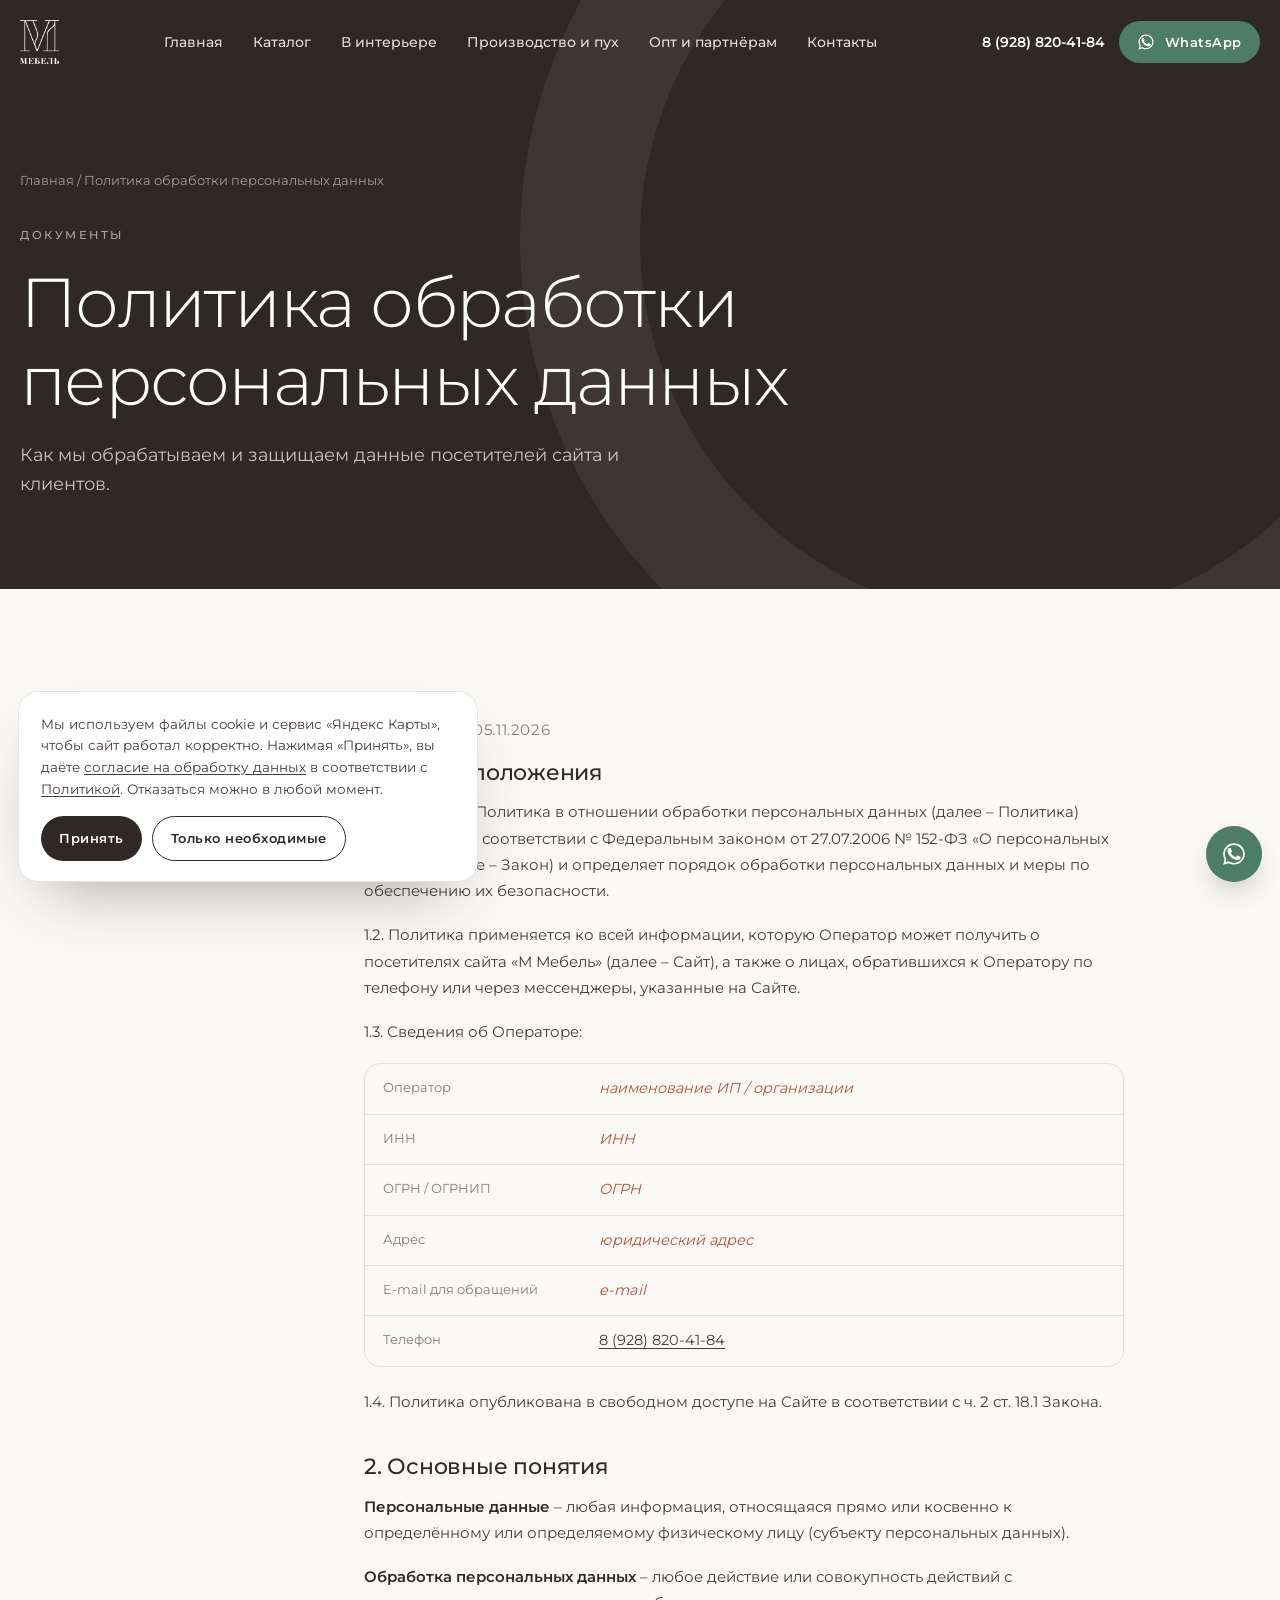
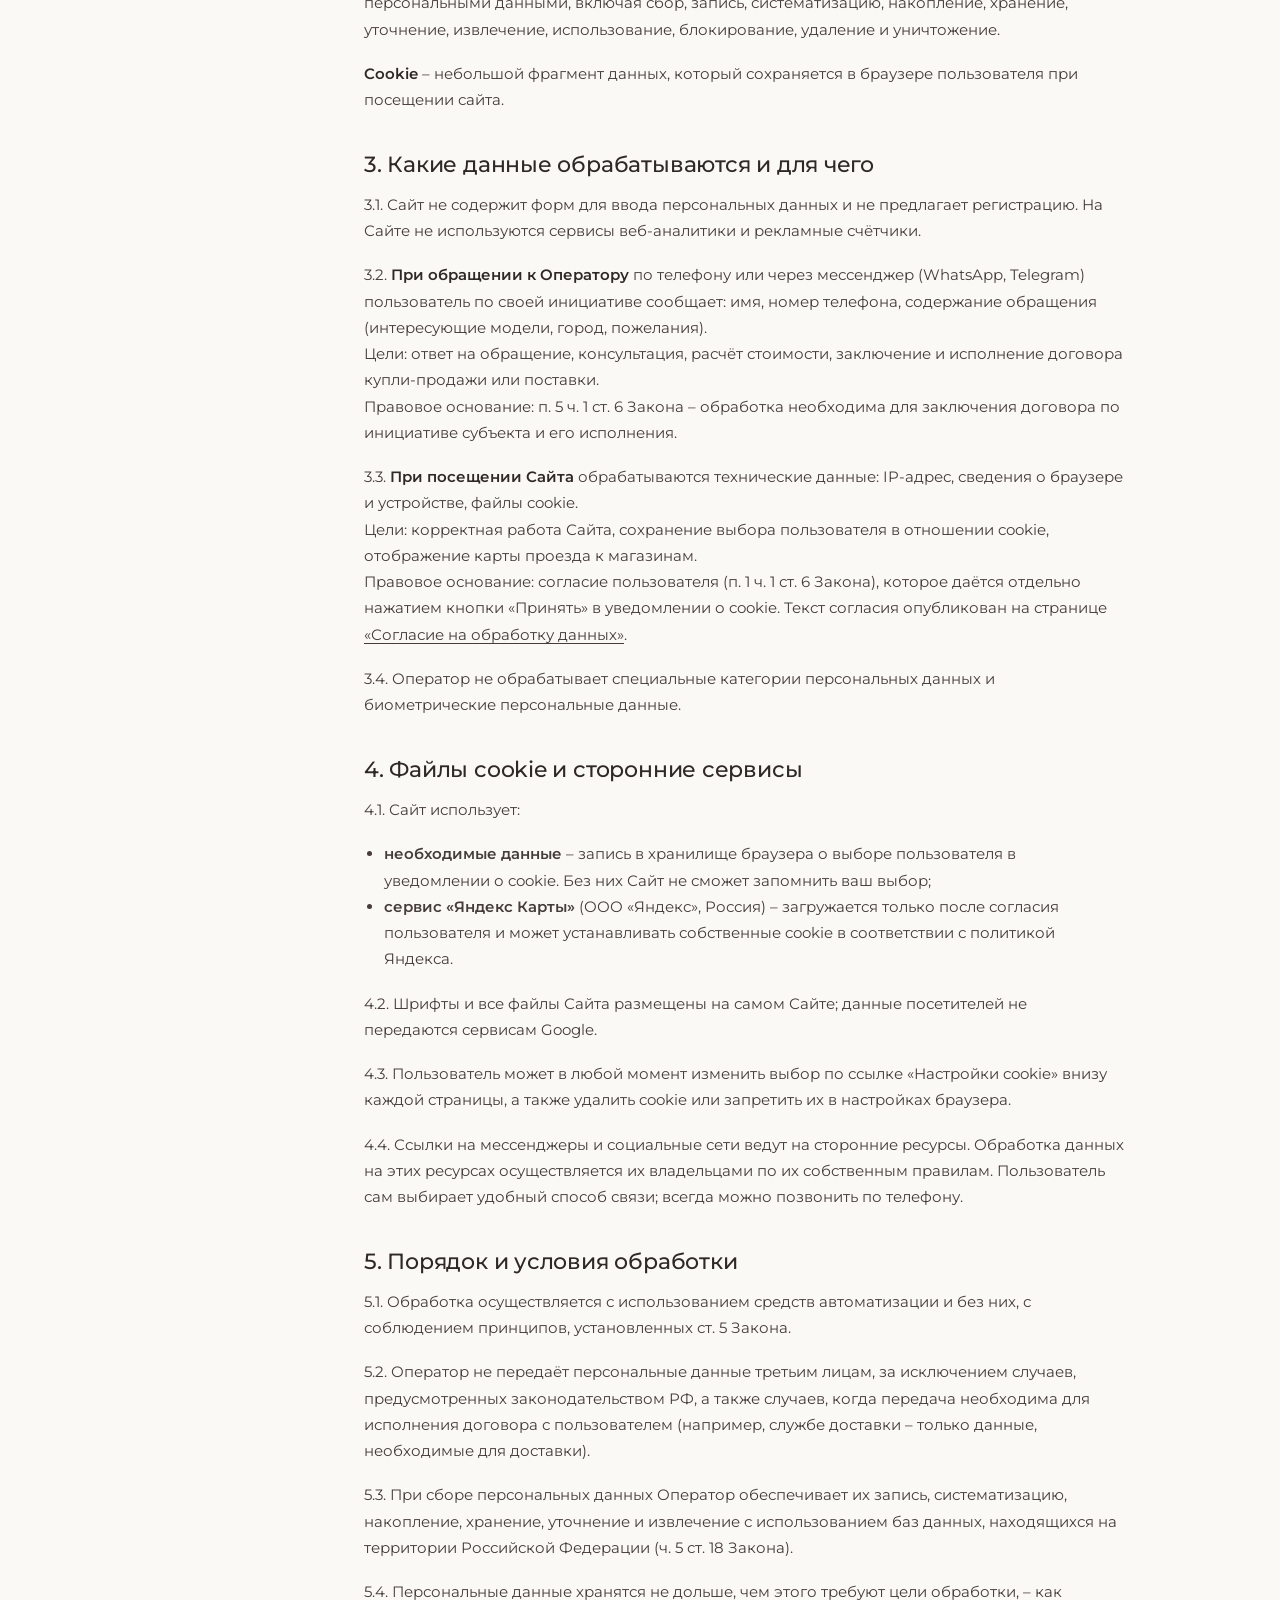
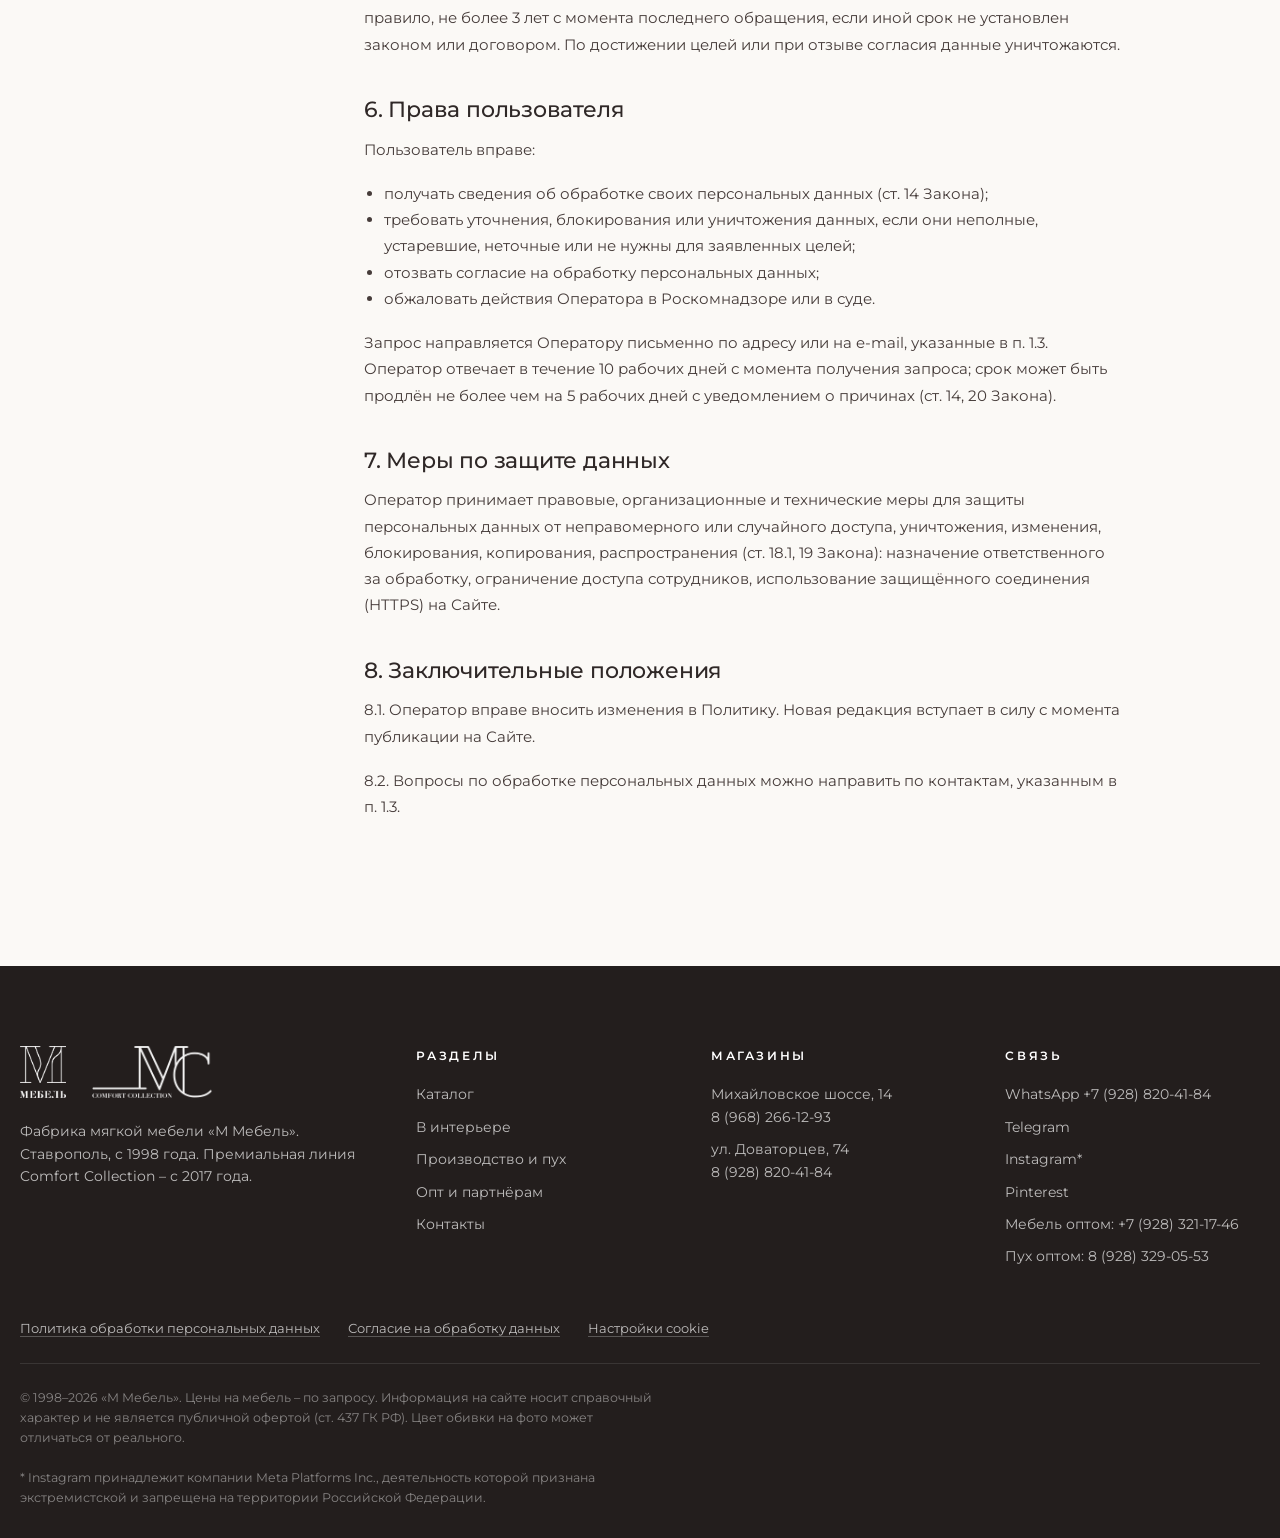
<file: docs/privacy.html>
<!doctype html>
<html lang="ru">
<head>
<meta charset="utf-8">
<meta name="viewport" content="width=device-width, initial-scale=1">
<title>Политика обработки персональных данных – М Мебель</title>
<meta name="description" content="Политика в отношении обработки персональных данных сайта «М Мебель» в соответствии с 152-ФЗ.">
<meta property="og:title" content="Политика обработки персональных данных – М Мебель">
<meta property="og:description" content="Политика в отношении обработки персональных данных сайта «М Мебель» в соответствии с 152-ФЗ.">
<meta property="og:image" content="img/og.jpg">
<meta property="og:type" content="website">
<meta name="theme-color" content="#2f2827">
<link rel="icon" href="img/brand/favicon.png">
<link rel="preload" href="fonts/montserrat-cyrillic-wght-normal.woff2" as="font" type="font/woff2" crossorigin>
<link rel="stylesheet" href="css/style.min.css?v=7">

</head>
<body data-page="privacy.html">
<header class="header is-dark">
  <div class="container header-inner">
    <a class="logo" href="index.html" aria-label="М Мебель – на главную">
      <img class="l-dark" src="img/brand/mm-dark.png" alt="М Мебель" width="241" height="273">
      <img class="l-light" src="img/brand/mm-light.png" alt="М Мебель" width="241" height="273">
    </a>
    <nav class="nav"><a href="index.html">Главная</a><a href="catalog.html">Каталог</a><a href="interior.html">В интерьере</a><a href="production.html">Производство и пух</a><a href="partners.html">Опт и партнёрам</a><a href="contacts.html">Контакты</a></nav>
    <div class="header-cta">
      <a class="header-phone" href="tel:+79288204184">8 (928) 820-41-84</a>
      <a class="btn btn-wa btn-sm" href="https://wa.me/79288204184?text=%D0%97%D0%B4%D1%80%D0%B0%D0%B2%D1%81%D1%82%D0%B2%D1%83%D0%B9%D1%82%D0%B5%21%20%D0%A5%D0%BE%D1%87%D1%83%20%D1%83%D0%B7%D0%BD%D0%B0%D1%82%D1%8C%20%D0%BE%20%D0%BC%D0%B5%D0%B1%D0%B5%D0%BB%D0%B8%20%D0%9C%20%D0%9C%D0%B5%D0%B1%D0%B5%D0%BB%D1%8C." target="_blank" rel="noopener"><svg viewBox="0 0 24 24" fill="currentColor"><path d="M17.5 14.4c-.3-.1-1.8-.9-2-1-.3-.1-.5-.1-.7.1-.2.3-.8 1-.9 1.2-.2.2-.3.2-.6.1-.3-.1-1.3-.5-2.4-1.5-.9-.8-1.5-1.8-1.7-2.1-.2-.3 0-.5.1-.6l.4-.5c.2-.2.2-.3.3-.5.1-.2 0-.4 0-.5l-.9-2.2c-.2-.6-.5-.5-.7-.5h-.6c-.2 0-.5.1-.8.4-.3.3-1 1-1 2.5s1.1 2.9 1.2 3.1c.1.2 2.1 3.2 5.1 4.5.7.3 1.3.5 1.7.6.7.2 1.4.2 1.9.1.6-.1 1.8-.7 2-1.4.2-.7.2-1.3.2-1.4-.1-.2-.3-.3-.6-.4zM12 2C6.5 2 2 6.5 2 12c0 1.8.5 3.5 1.3 4.9L2 22l5.2-1.4c1.4.8 3.1 1.2 4.8 1.2 5.5 0 10-4.5 10-10S17.5 2 12 2zm0 18.2c-1.6 0-3.1-.4-4.4-1.2l-.3-.2-3.1.8.8-3-.2-.3C4 15.1 3.6 13.6 3.6 12c0-4.6 3.8-8.4 8.4-8.4s8.4 3.8 8.4 8.4-3.8 8.2-8.4 8.2z"/></svg> WhatsApp</a>
      <button class="burger" aria-label="Меню" aria-expanded="false"><span></span><span></span></button>
    </div>
  </div>
</header>
<div class="mobile-menu">
  <a class="m-link" href="index.html">Главная</a><a class="m-link" href="catalog.html">Каталог</a><a class="m-link" href="interior.html">В интерьере</a><a class="m-link" href="production.html">Производство и пух</a><a class="m-link" href="partners.html">Опт и партнёрам</a><a class="m-link" href="contacts.html">Контакты</a>
  <div class="m-foot">
    <a href="tel:+79288204184">8 (928) 820-41-84 – ул. Доваторцев, 74</a>
    <a href="tel:+79682661293">8 (968) 266-12-93 – Михайловское ш., 14</a>
    <a class="btn btn-wa" href="https://wa.me/79288204184" target="_blank" rel="noopener"><svg viewBox="0 0 24 24" fill="currentColor"><path d="M17.5 14.4c-.3-.1-1.8-.9-2-1-.3-.1-.5-.1-.7.1-.2.3-.8 1-.9 1.2-.2.2-.3.2-.6.1-.3-.1-1.3-.5-2.4-1.5-.9-.8-1.5-1.8-1.7-2.1-.2-.3 0-.5.1-.6l.4-.5c.2-.2.2-.3.3-.5.1-.2 0-.4 0-.5l-.9-2.2c-.2-.6-.5-.5-.7-.5h-.6c-.2 0-.5.1-.8.4-.3.3-1 1-1 2.5s1.1 2.9 1.2 3.1c.1.2 2.1 3.2 5.1 4.5.7.3 1.3.5 1.7.6.7.2 1.4.2 1.9.1.6-.1 1.8-.7 2-1.4.2-.7.2-1.3.2-1.4-.1-.2-.3-.3-.6-.4zM12 2C6.5 2 2 6.5 2 12c0 1.8.5 3.5 1.3 4.9L2 22l5.2-1.4c1.4.8 3.1 1.2 4.8 1.2 5.5 0 10-4.5 10-10S17.5 2 12 2zm0 18.2c-1.6 0-3.1-.4-4.4-1.2l-.3-.2-3.1.8.8-3-.2-.3C4 15.1 3.6 13.6 3.6 12c0-4.6 3.8-8.4 8.4-8.4s8.4 3.8 8.4 8.4-3.8 8.2-8.4 8.2z"/></svg> Написать в WhatsApp</a>
  </div>
</div><main>
<section class="page-hero">
  <div class="container">
    <div class="crumbs"><a href="index.html">Главная</a> / Политика обработки персональных данных</div>
    <span class="eyebrow">Документы</span>
    <h1>Политика обработки персональных данных</h1>
    <p class="lead">Как мы обрабатываем и защищаем данные посетителей сайта и клиентов.</p>
  </div>
</section>
<section class="section">
  <div class="container doc">
    <aside class="doc-side">
      <a href="privacy.html" class="active">Политика обработки персональных данных</a>
      <a href="consent.html">Согласие на обработку данных</a>
      <button type="button" data-cookie-settings>Настройки cookie</button>
    </aside>
    <article class="prose doc-body">
<p class="doc-date">Редакция от 05.11.2026</p>
<h2>1. Общие положения</h2>
<p>1.1. Настоящая Политика в отношении обработки персональных данных (далее – Политика) разработана в соответствии с Федеральным законом от 27.07.2006 № 152-ФЗ «О персональных данных» (далее – Закон) и определяет порядок обработки персональных данных и меры по обеспечению их безопасности.</p>
<p>1.2. Политика применяется ко всей информации, которую Оператор может получить о посетителях сайта «М Мебель» (далее – Сайт), а также о лицах, обратившихся к Оператору по телефону или через мессенджеры, указанные на Сайте.</p>
<p>1.3. Сведения об Операторе:</p>
<ul class="req">
  <li><span>Оператор</span><span class="todo">наименование ИП / организации</span></li>
  <li><span>ИНН</span><span class="todo">ИНН</span></li>
  <li><span>ОГРН / ОГРНИП</span><span class="todo">ОГРН</span></li>
  <li><span>Адрес</span><span class="todo">юридический адрес</span></li>
  <li><span>E-mail для обращений</span><span class="todo">e-mail</span></li>
  <li><span>Телефон</span><a href="tel:+79288204184">8 (928) 820-41-84</a></li>
</ul>
<p>1.4. Политика опубликована в свободном доступе на Сайте в соответствии с ч. 2 ст. 18.1 Закона.</p>

<h2>2. Основные понятия</h2>
<p><b>Персональные данные</b> – любая информация, относящаяся прямо или косвенно к определённому или определяемому физическому лицу (субъекту персональных данных).</p>
<p><b>Обработка персональных данных</b> – любое действие или совокупность действий с персональными данными, включая сбор, запись, систематизацию, накопление, хранение, уточнение, извлечение, использование, блокирование, удаление и уничтожение.</p>
<p><b>Cookie</b> – небольшой фрагмент данных, который сохраняется в браузере пользователя при посещении сайта.</p>

<h2>3. Какие данные обрабатываются и для чего</h2>
<p>3.1. Сайт не содержит форм для ввода персональных данных и не предлагает регистрацию. На Сайте не используются сервисы веб-аналитики и рекламные счётчики.</p>
<p>3.2. <b>При обращении к Оператору</b> по телефону или через мессенджер (WhatsApp, Telegram) пользователь по своей инициативе сообщает: имя, номер телефона, содержание обращения (интересующие модели, город, пожелания). <br>Цели: ответ на обращение, консультация, расчёт стоимости, заключение и исполнение договора купли-продажи или поставки. <br>Правовое основание: п. 5 ч. 1 ст. 6 Закона – обработка необходима для заключения договора по инициативе субъекта и его исполнения.</p>
<p>3.3. <b>При посещении Сайта</b> обрабатываются технические данные: IP-адрес, сведения о браузере и устройстве, файлы cookie. <br>Цели: корректная работа Сайта, сохранение выбора пользователя в отношении cookie, отображение карты проезда к магазинам. <br>Правовое основание: согласие пользователя (п. 1 ч. 1 ст. 6 Закона), которое даётся отдельно нажатием кнопки «Принять» в уведомлении о cookie. Текст согласия опубликован на странице <a href="consent.html">«Согласие на обработку данных»</a>.</p>
<p>3.4. Оператор не обрабатывает специальные категории персональных данных и биометрические персональные данные.</p>

<h2>4. Файлы cookie и сторонние сервисы</h2>
<p>4.1. Сайт использует:</p>
<ul>
  <li><b>необходимые данные</b> – запись в хранилище браузера о выборе пользователя в уведомлении о cookie. Без них Сайт не сможет запомнить ваш выбор;</li>
  <li><b>сервис «Яндекс Карты»</b> (ООО «Яндекс», Россия) – загружается только после согласия пользователя и может устанавливать собственные cookie в соответствии с политикой Яндекса.</li>
</ul>
<p>4.2. Шрифты и все файлы Сайта размещены на самом Сайте; данные посетителей не передаются сервисам Google.</p>
<p>4.3. Пользователь может в любой момент изменить выбор по ссылке «Настройки cookie» внизу каждой страницы, а также удалить cookie или запретить их в настройках браузера.</p>
<p>4.4. Ссылки на мессенджеры и социальные сети ведут на сторонние ресурсы. Обработка данных на этих ресурсах осуществляется их владельцами по их собственным правилам. Пользователь сам выбирает удобный способ связи; всегда можно позвонить по телефону.</p>

<h2>5. Порядок и условия обработки</h2>
<p>5.1. Обработка осуществляется с использованием средств автоматизации и без них, с соблюдением принципов, установленных ст. 5 Закона.</p>
<p>5.2. Оператор не передаёт персональные данные третьим лицам, за исключением случаев, предусмотренных законодательством РФ, а также случаев, когда передача необходима для исполнения договора с пользователем (например, службе доставки – только данные, необходимые для доставки).</p>
<p>5.3. При сборе персональных данных Оператор обеспечивает их запись, систематизацию, накопление, хранение, уточнение и извлечение с использованием баз данных, находящихся на территории Российской Федерации (ч. 5 ст. 18 Закона).</p>
<p>5.4. Персональные данные хранятся не дольше, чем этого требуют цели обработки, – как правило, не более 3 лет с момента последнего обращения, если иной срок не установлен законом или договором. По достижении целей или при отзыве согласия данные уничтожаются.</p>

<h2>6. Права пользователя</h2>
<p>Пользователь вправе:</p>
<ul>
  <li>получать сведения об обработке своих персональных данных (ст. 14 Закона);</li>
  <li>требовать уточнения, блокирования или уничтожения данных, если они неполные, устаревшие, неточные или не нужны для заявленных целей;</li>
  <li>отозвать согласие на обработку персональных данных;</li>
  <li>обжаловать действия Оператора в Роскомнадзоре или в суде.</li>
</ul>
<p>Запрос направляется Оператору письменно по адресу или на e-mail, указанные в п. 1.3. Оператор отвечает в течение 10 рабочих дней с момента получения запроса; срок может быть продлён не более чем на 5 рабочих дней с уведомлением о причинах (ст. 14, 20 Закона).</p>

<h2>7. Меры по защите данных</h2>
<p>Оператор принимает правовые, организационные и технические меры для защиты персональных данных от неправомерного или случайного доступа, уничтожения, изменения, блокирования, копирования, распространения (ст. 18.1, 19 Закона): назначение ответственного за обработку, ограничение доступа сотрудников, использование защищённого соединения (HTTPS) на Сайте.</p>

<h2>8. Заключительные положения</h2>
<p>8.1. Оператор вправе вносить изменения в Политику. Новая редакция вступает в силу с момента публикации на Сайте.</p>
<p>8.2. Вопросы по обработке персональных данных можно направить по контактам, указанным в п. 1.3.</p>
</article>
  </div>
</section></main>
<footer class="footer">
  <div class="container">
    <div class="footer-grid">
      <div>
        <div class="logos"><img src="img/brand/mm-light.png" alt="М Мебель" width="241" height="273"><img src="img/brand/mc-light.png" alt="Comfort Collection" width="516" height="222"></div>
        <p>Фабрика мягкой мебели «М Мебель». Ставрополь, с 1998 года. Премиальная линия Comfort Collection – с 2017 года.</p>
      </div>
      <div>
        <h4>Разделы</h4>
        <ul><li><a href="catalog.html">Каталог</a></li><li><a href="interior.html">В интерьере</a></li><li><a href="production.html">Производство и пух</a></li><li><a href="partners.html">Опт и партнёрам</a></li><li><a href="contacts.html">Контакты</a></li></ul>
      </div>
      <div>
        <h4>Магазины</h4>
        <ul>
          <li>Михайловское шоссе, 14<br><a href="tel:+79682661293">8 (968) 266-12-93</a></li><li>ул. Доваторцев, 74<br><a href="tel:+79288204184">8 (928) 820-41-84</a></li>
        </ul>
      </div>
      <div>
        <h4>Связь</h4>
        <ul>
          <li><a href="https://wa.me/79288204184" target="_blank" rel="noopener">WhatsApp +7 (928) 820-41-84</a></li>
          <li><a href="https://t.me/mmebel_m" target="_blank" rel="noopener">Telegram</a></li>
          <li><a href="https://instagram.com/mmebel_m" target="_blank" rel="noopener">Instagram*</a></li>
          <li><a href="https://pinterest.com/mmebel_m" target="_blank" rel="noopener">Pinterest</a></li>
          <li>Мебель оптом: <a href="tel:+79283211746">+7 (928) 321-17-46</a></li>
          <li>Пух оптом: <a href="tel:+79283290553">8 (928) 329-05-53</a></li>
        </ul>
      </div>
    </div>
    <div class="footer-legal">
      <a href="privacy.html">Политика обработки персональных данных</a>
      <a href="consent.html">Согласие на обработку данных</a>
      <button type="button" data-cookie-settings>Настройки cookie</button>
    </div>
    
    <div class="footer-bottom">
      <span>© 1998–<span id="y">2026</span> «М Мебель». Цены на мебель – по запросу. Информация на сайте носит справочный характер и не является публичной офертой (ст. 437 ГК РФ). Цвет обивки на фото может отличаться от реального.</span>
      <span>* Instagram принадлежит компании Meta Platforms Inc., деятельность которой признана экстремистской и запрещена на территории Российской Федерации.</span>
    </div>
  </div>
</footer>
<div class="cookie" id="cookie" role="dialog" aria-label="Использование cookie" hidden>
  <p>Мы используем файлы cookie и сервис «Яндекс Карты», чтобы сайт работал корректно. Нажимая «Принять», вы даёте <a href="consent.html">согласие на обработку данных</a> в соответствии с <a href="privacy.html">Политикой</a>. Отказаться можно в любой момент.</p>
  <div class="cookie-btns"><button class="btn btn-dark btn-sm" data-cookie="all">Принять</button><button class="btn btn-outline btn-sm" data-cookie="necessary">Только необходимые</button></div>
</div>
<a class="fab" href="https://wa.me/79288204184?text=%D0%97%D0%B4%D1%80%D0%B0%D0%B2%D1%81%D1%82%D0%B2%D1%83%D0%B9%D1%82%D0%B5%21%20%D0%A5%D0%BE%D1%87%D1%83%20%D1%83%D0%B7%D0%BD%D0%B0%D1%82%D1%8C%20%D0%BE%20%D0%BC%D0%B5%D0%B1%D0%B5%D0%BB%D0%B8%20%D0%9C%20%D0%9C%D0%B5%D0%B1%D0%B5%D0%BB%D1%8C." target="_blank" rel="noopener" aria-label="Написать в WhatsApp"><svg viewBox="0 0 24 24" fill="currentColor"><path d="M17.5 14.4c-.3-.1-1.8-.9-2-1-.3-.1-.5-.1-.7.1-.2.3-.8 1-.9 1.2-.2.2-.3.2-.6.1-.3-.1-1.3-.5-2.4-1.5-.9-.8-1.5-1.8-1.7-2.1-.2-.3 0-.5.1-.6l.4-.5c.2-.2.2-.3.3-.5.1-.2 0-.4 0-.5l-.9-2.2c-.2-.6-.5-.5-.7-.5h-.6c-.2 0-.5.1-.8.4-.3.3-1 1-1 2.5s1.1 2.9 1.2 3.1c.1.2 2.1 3.2 5.1 4.5.7.3 1.3.5 1.7.6.7.2 1.4.2 1.9.1.6-.1 1.8-.7 2-1.4.2-.7.2-1.3.2-1.4-.1-.2-.3-.3-.6-.4zM12 2C6.5 2 2 6.5 2 12c0 1.8.5 3.5 1.3 4.9L2 22l5.2-1.4c1.4.8 3.1 1.2 4.8 1.2 5.5 0 10-4.5 10-10S17.5 2 12 2zm0 18.2c-1.6 0-3.1-.4-4.4-1.2l-.3-.2-3.1.8.8-3-.2-.3C4 15.1 3.6 13.6 3.6 12c0-4.6 3.8-8.4 8.4-8.4s8.4 3.8 8.4 8.4-3.8 8.2-8.4 8.2z"/></svg></a>
<script>document.getElementById('y').textContent=new Date().getFullYear()</script>
<script src="js/main.min.js?v=7" defer></script>
</body>
</html>
</file>
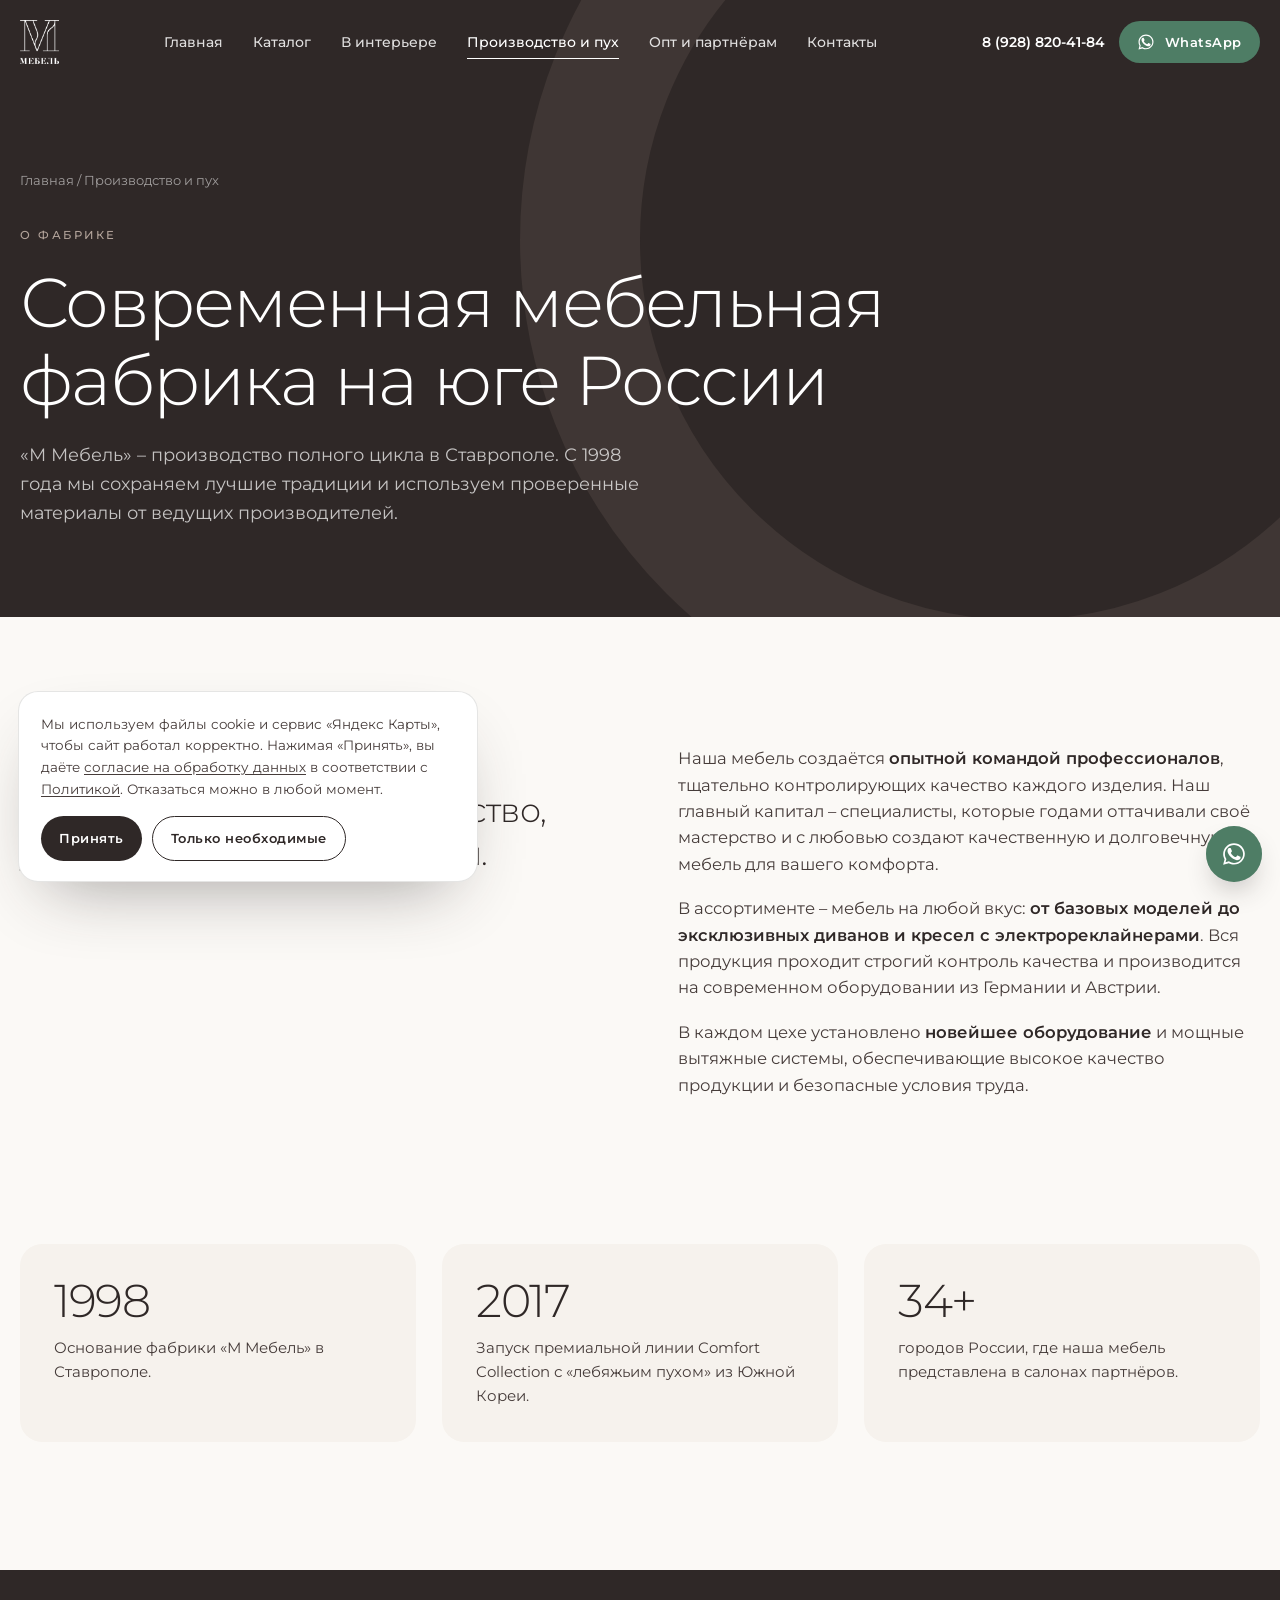
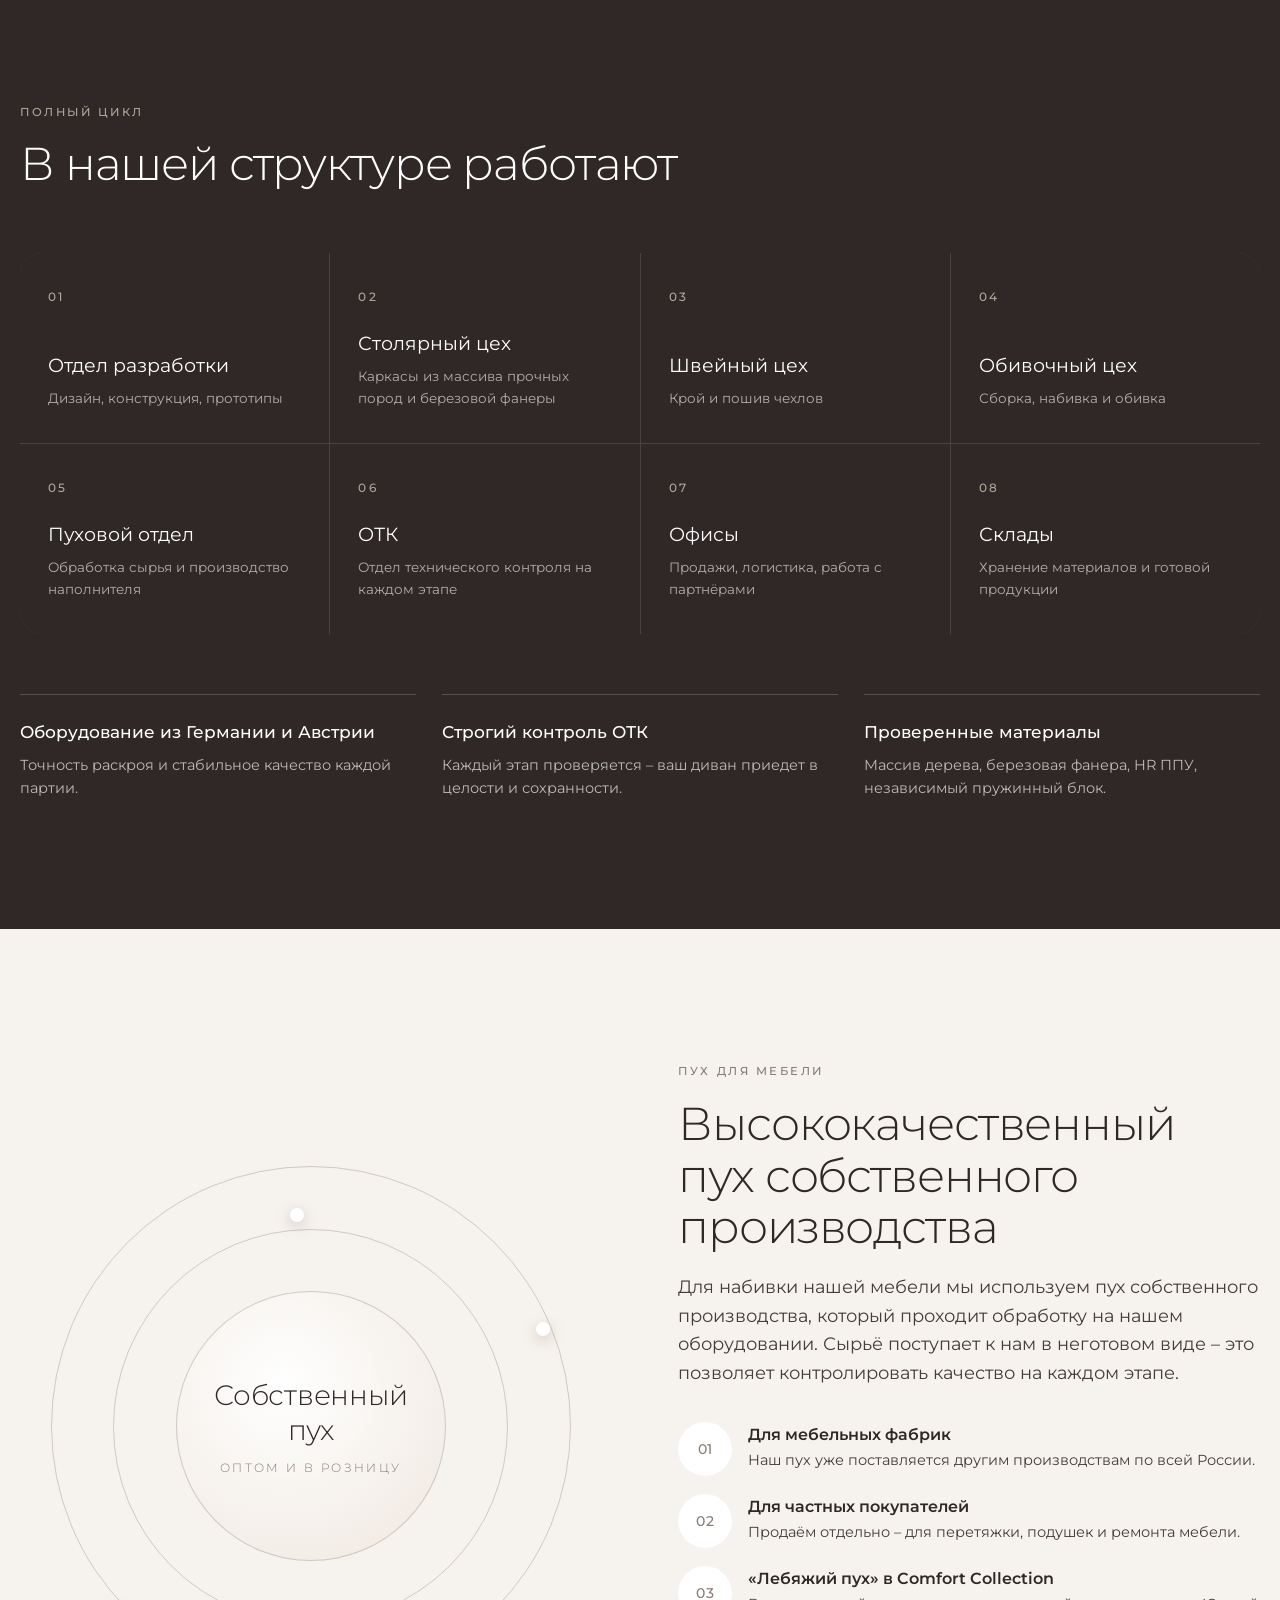
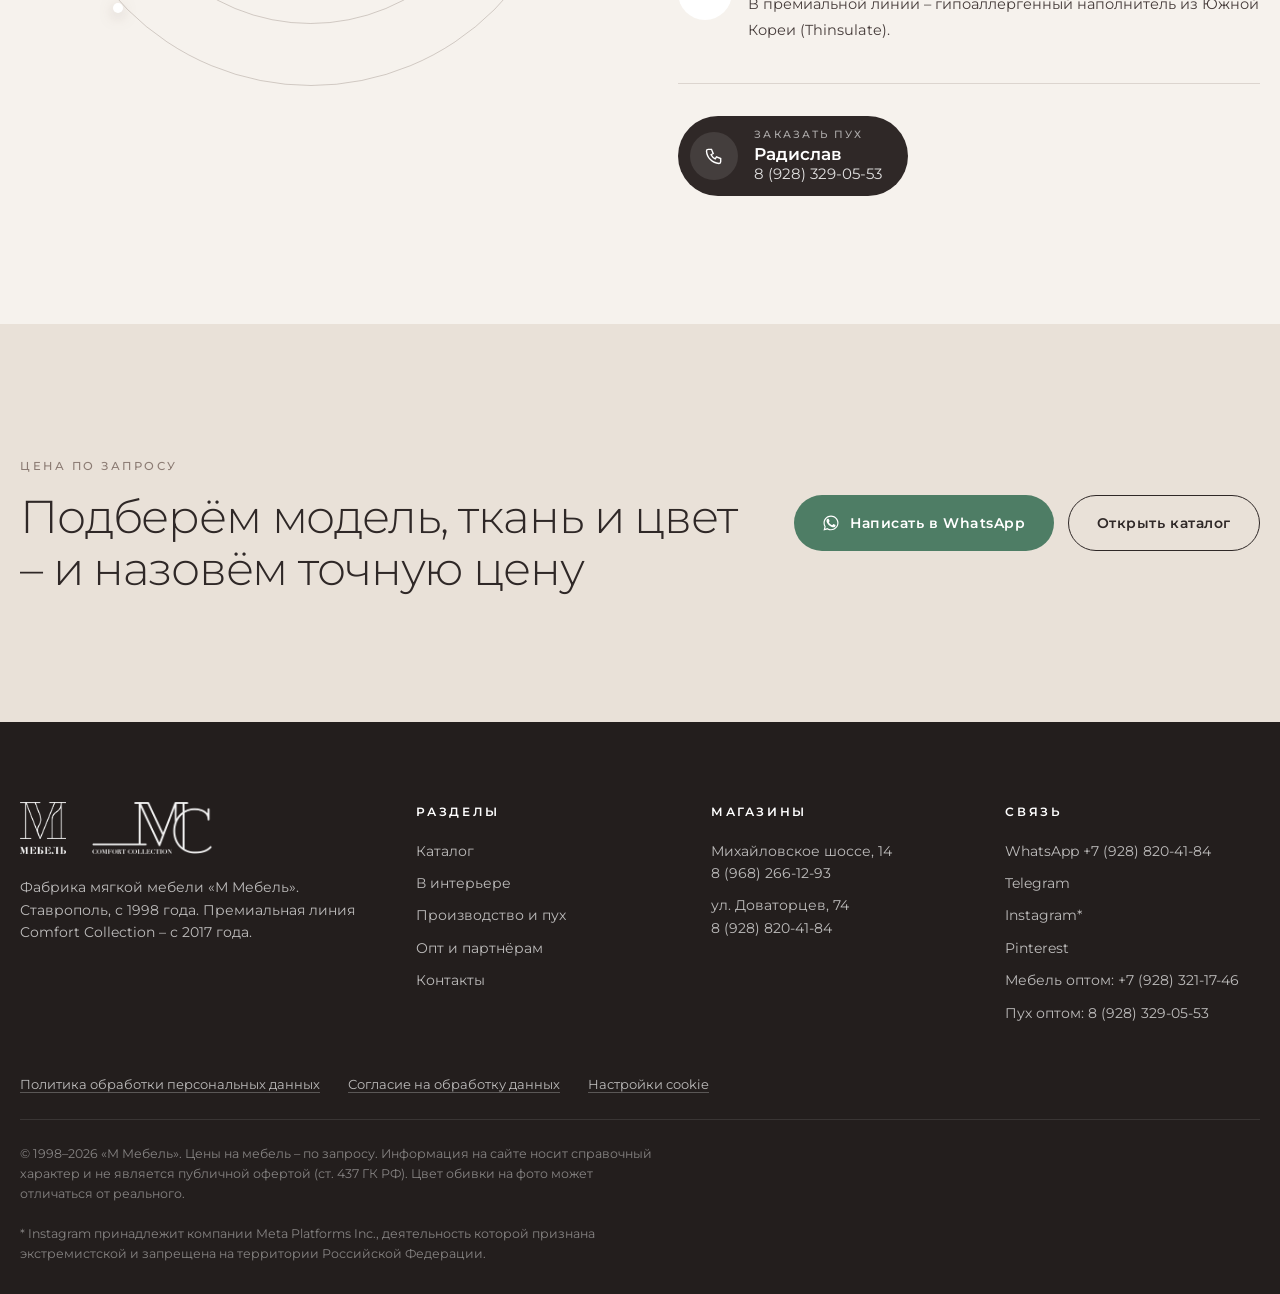
<file: docs/production.html>
<!doctype html>
<html lang="ru">
<head>
<meta charset="utf-8">
<meta name="viewport" content="width=device-width, initial-scale=1">
<title>Производство и пух – фабрика М Мебель, Ставрополь</title>
<meta name="description" content="Производство мягкой мебели полного цикла в Ставрополе: столярный, швейный, обивочный цеха, ОТК. Пух собственного производства оптом и в розницу.">
<meta property="og:title" content="Производство и пух – фабрика М Мебель, Ставрополь">
<meta property="og:description" content="Производство мягкой мебели полного цикла в Ставрополе: столярный, швейный, обивочный цеха, ОТК. Пух собственного производства оптом и в розницу.">
<meta property="og:image" content="img/og.jpg">
<meta property="og:type" content="website">
<meta name="theme-color" content="#2f2827">
<link rel="icon" href="img/brand/favicon.png">
<link rel="preload" href="fonts/montserrat-cyrillic-wght-normal.woff2" as="font" type="font/woff2" crossorigin>
<link rel="stylesheet" href="css/style.min.css?v=7">

</head>
<body data-page="production.html">
<header class="header is-dark">
  <div class="container header-inner">
    <a class="logo" href="index.html" aria-label="М Мебель – на главную">
      <img class="l-dark" src="img/brand/mm-dark.png" alt="М Мебель" width="241" height="273">
      <img class="l-light" src="img/brand/mm-light.png" alt="М Мебель" width="241" height="273">
    </a>
    <nav class="nav"><a href="index.html">Главная</a><a href="catalog.html">Каталог</a><a href="interior.html">В интерьере</a><a href="production.html" class=active>Производство и пух</a><a href="partners.html">Опт и партнёрам</a><a href="contacts.html">Контакты</a></nav>
    <div class="header-cta">
      <a class="header-phone" href="tel:+79288204184">8 (928) 820-41-84</a>
      <a class="btn btn-wa btn-sm" href="https://wa.me/79288204184?text=%D0%97%D0%B4%D1%80%D0%B0%D0%B2%D1%81%D1%82%D0%B2%D1%83%D0%B9%D1%82%D0%B5%21%20%D0%A5%D0%BE%D1%87%D1%83%20%D1%83%D0%B7%D0%BD%D0%B0%D1%82%D1%8C%20%D0%BE%20%D0%BC%D0%B5%D0%B1%D0%B5%D0%BB%D0%B8%20%D0%9C%20%D0%9C%D0%B5%D0%B1%D0%B5%D0%BB%D1%8C." target="_blank" rel="noopener"><svg viewBox="0 0 24 24" fill="currentColor"><path d="M17.5 14.4c-.3-.1-1.8-.9-2-1-.3-.1-.5-.1-.7.1-.2.3-.8 1-.9 1.2-.2.2-.3.2-.6.1-.3-.1-1.3-.5-2.4-1.5-.9-.8-1.5-1.8-1.7-2.1-.2-.3 0-.5.1-.6l.4-.5c.2-.2.2-.3.3-.5.1-.2 0-.4 0-.5l-.9-2.2c-.2-.6-.5-.5-.7-.5h-.6c-.2 0-.5.1-.8.4-.3.3-1 1-1 2.5s1.1 2.9 1.2 3.1c.1.2 2.1 3.2 5.1 4.5.7.3 1.3.5 1.7.6.7.2 1.4.2 1.9.1.6-.1 1.8-.7 2-1.4.2-.7.2-1.3.2-1.4-.1-.2-.3-.3-.6-.4zM12 2C6.5 2 2 6.5 2 12c0 1.8.5 3.5 1.3 4.9L2 22l5.2-1.4c1.4.8 3.1 1.2 4.8 1.2 5.5 0 10-4.5 10-10S17.5 2 12 2zm0 18.2c-1.6 0-3.1-.4-4.4-1.2l-.3-.2-3.1.8.8-3-.2-.3C4 15.1 3.6 13.6 3.6 12c0-4.6 3.8-8.4 8.4-8.4s8.4 3.8 8.4 8.4-3.8 8.2-8.4 8.2z"/></svg> WhatsApp</a>
      <button class="burger" aria-label="Меню" aria-expanded="false"><span></span><span></span></button>
    </div>
  </div>
</header>
<div class="mobile-menu">
  <a class="m-link" href="index.html">Главная</a><a class="m-link" href="catalog.html">Каталог</a><a class="m-link" href="interior.html">В интерьере</a><a class="m-link" href="production.html">Производство и пух</a><a class="m-link" href="partners.html">Опт и партнёрам</a><a class="m-link" href="contacts.html">Контакты</a>
  <div class="m-foot">
    <a href="tel:+79288204184">8 (928) 820-41-84 – ул. Доваторцев, 74</a>
    <a href="tel:+79682661293">8 (968) 266-12-93 – Михайловское ш., 14</a>
    <a class="btn btn-wa" href="https://wa.me/79288204184" target="_blank" rel="noopener"><svg viewBox="0 0 24 24" fill="currentColor"><path d="M17.5 14.4c-.3-.1-1.8-.9-2-1-.3-.1-.5-.1-.7.1-.2.3-.8 1-.9 1.2-.2.2-.3.2-.6.1-.3-.1-1.3-.5-2.4-1.5-.9-.8-1.5-1.8-1.7-2.1-.2-.3 0-.5.1-.6l.4-.5c.2-.2.2-.3.3-.5.1-.2 0-.4 0-.5l-.9-2.2c-.2-.6-.5-.5-.7-.5h-.6c-.2 0-.5.1-.8.4-.3.3-1 1-1 2.5s1.1 2.9 1.2 3.1c.1.2 2.1 3.2 5.1 4.5.7.3 1.3.5 1.7.6.7.2 1.4.2 1.9.1.6-.1 1.8-.7 2-1.4.2-.7.2-1.3.2-1.4-.1-.2-.3-.3-.6-.4zM12 2C6.5 2 2 6.5 2 12c0 1.8.5 3.5 1.3 4.9L2 22l5.2-1.4c1.4.8 3.1 1.2 4.8 1.2 5.5 0 10-4.5 10-10S17.5 2 12 2zm0 18.2c-1.6 0-3.1-.4-4.4-1.2l-.3-.2-3.1.8.8-3-.2-.3C4 15.1 3.6 13.6 3.6 12c0-4.6 3.8-8.4 8.4-8.4s8.4 3.8 8.4 8.4-3.8 8.2-8.4 8.2z"/></svg> Написать в WhatsApp</a>
  </div>
</div><main>
<section class="page-hero">
  <div class="container">
    <div class="crumbs"><a href="index.html">Главная</a> / Производство и пух</div>
    <span class="eyebrow">О фабрике</span>
    <h1>Современная мебельная фабрика на юге России</h1>
    <p class="lead">«М Мебель» – производство полного цикла в Ставрополе. С 1998 года мы сохраняем лучшие традиции и используем проверенные материалы от ведущих производителей.</p>
  </div>
</section>
<section class="section">
  <div class="container two-col">
    <div class="rv">
      <span class="eyebrow">Кто мы</span>
      <p class="quote" style="margin-top:18px">Место, где сочетаются качество, уют и современный дизайн.</p>
    </div>
    <div class="prose rv rv-d1">
      <p>Наша мебель создаётся <b>опытной командой профессионалов</b>, тщательно контролирующих качество каждого изделия. Наш главный капитал – специалисты, которые годами оттачивали своё мастерство и с любовью создают качественную и долговечную мебель для вашего комфорта.</p>
      <p>В ассортименте – мебель на любой вкус: <b>от базовых моделей до эксклюзивных диванов и кресел с электрореклайнерами</b>. Вся продукция проходит строгий контроль качества и производится на современном оборудовании из Германии и Австрии.</p>
      <p>В каждом цехе установлено <b>новейшее оборудование</b> и мощные вытяжные системы, обеспечивающие высокое качество продукции и безопасные условия труда.</p>
    </div>
  </div>
</section>
<section class="section" style="padding-top:0">
  <div class="container timeline">
    <div class="tl rv"><b>1998</b><p>Основание фабрики «М Мебель» в Ставрополе.</p></div>
    <div class="tl rv rv-d1"><b>2017</b><p>Запуск премиальной линии Comfort Collection с «лебяжьим пухом» из Южной Кореи.</p></div>
    <div class="tl rv rv-d2"><b>34+</b><p>городов России, где наша мебель представлена в салонах партнёров.</p></div>
  </div>
</section>
<section class="prod section on-dark">
  <div class="container">
    <div class="section-head"><div><span class="eyebrow">Полный цикл</span><h2>В нашей структуре работают</h2></div></div>
    <div class="shops-grid rv">
      <div class="shop"><span class="n">01</span><div><b>Отдел разработки</b><p>Дизайн, конструкция, прототипы</p></div></div>
      <div class="shop"><span class="n">02</span><div><b>Столярный цех</b><p>Каркасы из массива прочных пород и березовой фанеры</p></div></div>
      <div class="shop"><span class="n">03</span><div><b>Швейный цех</b><p>Крой и пошив чехлов</p></div></div>
      <div class="shop"><span class="n">04</span><div><b>Обивочный цех</b><p>Сборка, набивка и обивка</p></div></div>
      <div class="shop"><span class="n">05</span><div><b>Пуховой отдел</b><p>Обработка сырья и производство наполнителя</p></div></div>
      <div class="shop"><span class="n">06</span><div><b>ОТК</b><p>Отдел технического контроля на каждом этапе</p></div></div>
      <div class="shop"><span class="n">07</span><div><b>Офисы</b><p>Продажи, логистика, работа с партнёрами</p></div></div>
      <div class="shop"><span class="n">08</span><div><b>Склады</b><p>Хранение материалов и готовой продукции</p></div></div>
    </div>
    <div class="feature-row">
      <div class="feature rv"><b>Оборудование из Германии и Австрии</b><p>Точность раскроя и стабильное качество каждой партии.</p></div>
      <div class="feature rv rv-d1"><b>Строгий контроль ОТК</b><p>Каждый этап проверяется – ваш диван приедет в целости и сохранности.</p></div>
      <div class="feature rv rv-d2"><b>Проверенные материалы</b><p>Массив дерева, березовая фанера, HR ППУ, независимый пружинный блок.</p></div>
    </div>
  </div>
</section>
<section class="down section" id="down">
  <div class="container down-grid">
    <div class="down-visual rv">
      <span class="ring"></span><span class="ring"></span><span class="ring"></span>
      <div class="core"><div>Собственный<br>пух<small>оптом и в розницу</small></div></div>
      <i class="flake" style="top:8%;left:46%"></i><i class="flake" style="top:30%;right:4%;animation-delay:-3s"></i>
      <i class="flake" style="bottom:14%;left:12%;animation-delay:-5s;width:10px;height:10px"></i>
    </div>
    <div>
      <span class="eyebrow">Пух для мебели</span>
      <h2 style="margin:16px 0 20px">Высококачественный пух собственного производства</h2>
      <p class="lead">Для набивки нашей мебели мы используем пух собственного производства, который проходит обработку на нашем оборудовании. Сырьё поступает к нам в неготовом виде – это позволяет контролировать качество на каждом этапе.</p>
      <div class="down-points">
        <div><i>01</i><p><b>Для мебельных фабрик</b><span>Наш пух уже поставляется другим производствам по всей России.</span></p></div>
        <div><i>02</i><p><b>Для частных покупателей</b><span>Продаём отдельно – для перетяжки, подушек и ремонта мебели.</span></p></div>
        <div><i>03</i><p><b>«Лебяжий пух» в Comfort Collection</b><span>В премиальной линии – гипоаллергенный наполнитель из Южной Кореи (Thinsulate).</span></p></div>
      </div>
      <div class="down-contact">
        <a class="person dark" href="tel:+79283290553" aria-label="Позвонить: Радислав, 8 (928) 329-05-53"><span class="p-ic"><svg viewBox="0 0 24 24" fill="none" stroke="currentColor" stroke-width="1.7"><path d="M5 4h4l2 5-2.5 1.5a11 11 0 0 0 5 5L15 13l5 2v4a2 2 0 0 1-2 2A16 16 0 0 1 3 6a2 2 0 0 1 2-2"/></svg></span><span class="p-txt"><small>Заказать пух</small><b>Радислав</b><span>8 (928) 329-05-53</span></span></a>
      </div>
    </div>
  </div>
</section>

<section class="cta-band section">
  <div class="container cta-inner rv">
    <div>
      <span class="eyebrow">Цена по запросу</span>
      <h2 style="margin-top:14px">Подберём модель, ткань и цвет – и назовём точную цену</h2>
    </div>
    <div class="hero-actions">
      <a class="btn btn-wa" href="https://wa.me/79288204184?text=%D0%97%D0%B4%D1%80%D0%B0%D0%B2%D1%81%D1%82%D0%B2%D1%83%D0%B9%D1%82%D0%B5%21%20%D0%9F%D0%BE%D0%BC%D0%BE%D0%B3%D0%B8%D1%82%D0%B5%20%D0%BF%D0%BE%D0%B4%D0%BE%D0%B1%D1%80%D0%B0%D1%82%D1%8C%20%D0%B4%D0%B8%D0%B2%D0%B0%D0%BD." target="_blank" rel="noopener"><svg viewBox="0 0 24 24" fill="currentColor"><path d="M17.5 14.4c-.3-.1-1.8-.9-2-1-.3-.1-.5-.1-.7.1-.2.3-.8 1-.9 1.2-.2.2-.3.2-.6.1-.3-.1-1.3-.5-2.4-1.5-.9-.8-1.5-1.8-1.7-2.1-.2-.3 0-.5.1-.6l.4-.5c.2-.2.2-.3.3-.5.1-.2 0-.4 0-.5l-.9-2.2c-.2-.6-.5-.5-.7-.5h-.6c-.2 0-.5.1-.8.4-.3.3-1 1-1 2.5s1.1 2.9 1.2 3.1c.1.2 2.1 3.2 5.1 4.5.7.3 1.3.5 1.7.6.7.2 1.4.2 1.9.1.6-.1 1.8-.7 2-1.4.2-.7.2-1.3.2-1.4-.1-.2-.3-.3-.6-.4zM12 2C6.5 2 2 6.5 2 12c0 1.8.5 3.5 1.3 4.9L2 22l5.2-1.4c1.4.8 3.1 1.2 4.8 1.2 5.5 0 10-4.5 10-10S17.5 2 12 2zm0 18.2c-1.6 0-3.1-.4-4.4-1.2l-.3-.2-3.1.8.8-3-.2-.3C4 15.1 3.6 13.6 3.6 12c0-4.6 3.8-8.4 8.4-8.4s8.4 3.8 8.4 8.4-3.8 8.2-8.4 8.2z"/></svg> Написать в WhatsApp</a>
      <a class="btn btn-outline" href="catalog.html">Открыть каталог</a>
    </div>
  </div>
</section></main>
<footer class="footer">
  <div class="container">
    <div class="footer-grid">
      <div>
        <div class="logos"><img src="img/brand/mm-light.png" alt="М Мебель" width="241" height="273"><img src="img/brand/mc-light.png" alt="Comfort Collection" width="516" height="222"></div>
        <p>Фабрика мягкой мебели «М Мебель». Ставрополь, с 1998 года. Премиальная линия Comfort Collection – с 2017 года.</p>
      </div>
      <div>
        <h4>Разделы</h4>
        <ul><li><a href="catalog.html">Каталог</a></li><li><a href="interior.html">В интерьере</a></li><li><a href="production.html">Производство и пух</a></li><li><a href="partners.html">Опт и партнёрам</a></li><li><a href="contacts.html">Контакты</a></li></ul>
      </div>
      <div>
        <h4>Магазины</h4>
        <ul>
          <li>Михайловское шоссе, 14<br><a href="tel:+79682661293">8 (968) 266-12-93</a></li><li>ул. Доваторцев, 74<br><a href="tel:+79288204184">8 (928) 820-41-84</a></li>
        </ul>
      </div>
      <div>
        <h4>Связь</h4>
        <ul>
          <li><a href="https://wa.me/79288204184" target="_blank" rel="noopener">WhatsApp +7 (928) 820-41-84</a></li>
          <li><a href="https://t.me/mmebel_m" target="_blank" rel="noopener">Telegram</a></li>
          <li><a href="https://instagram.com/mmebel_m" target="_blank" rel="noopener">Instagram*</a></li>
          <li><a href="https://pinterest.com/mmebel_m" target="_blank" rel="noopener">Pinterest</a></li>
          <li>Мебель оптом: <a href="tel:+79283211746">+7 (928) 321-17-46</a></li>
          <li>Пух оптом: <a href="tel:+79283290553">8 (928) 329-05-53</a></li>
        </ul>
      </div>
    </div>
    <div class="footer-legal">
      <a href="privacy.html">Политика обработки персональных данных</a>
      <a href="consent.html">Согласие на обработку данных</a>
      <button type="button" data-cookie-settings>Настройки cookie</button>
    </div>
    
    <div class="footer-bottom">
      <span>© 1998–<span id="y">2026</span> «М Мебель». Цены на мебель – по запросу. Информация на сайте носит справочный характер и не является публичной офертой (ст. 437 ГК РФ). Цвет обивки на фото может отличаться от реального.</span>
      <span>* Instagram принадлежит компании Meta Platforms Inc., деятельность которой признана экстремистской и запрещена на территории Российской Федерации.</span>
    </div>
  </div>
</footer>
<div class="cookie" id="cookie" role="dialog" aria-label="Использование cookie" hidden>
  <p>Мы используем файлы cookie и сервис «Яндекс Карты», чтобы сайт работал корректно. Нажимая «Принять», вы даёте <a href="consent.html">согласие на обработку данных</a> в соответствии с <a href="privacy.html">Политикой</a>. Отказаться можно в любой момент.</p>
  <div class="cookie-btns"><button class="btn btn-dark btn-sm" data-cookie="all">Принять</button><button class="btn btn-outline btn-sm" data-cookie="necessary">Только необходимые</button></div>
</div>
<a class="fab" href="https://wa.me/79288204184?text=%D0%97%D0%B4%D1%80%D0%B0%D0%B2%D1%81%D1%82%D0%B2%D1%83%D0%B9%D1%82%D0%B5%21%20%D0%A5%D0%BE%D1%87%D1%83%20%D1%83%D0%B7%D0%BD%D0%B0%D1%82%D1%8C%20%D0%BE%20%D0%BC%D0%B5%D0%B1%D0%B5%D0%BB%D0%B8%20%D0%9C%20%D0%9C%D0%B5%D0%B1%D0%B5%D0%BB%D1%8C." target="_blank" rel="noopener" aria-label="Написать в WhatsApp"><svg viewBox="0 0 24 24" fill="currentColor"><path d="M17.5 14.4c-.3-.1-1.8-.9-2-1-.3-.1-.5-.1-.7.1-.2.3-.8 1-.9 1.2-.2.2-.3.2-.6.1-.3-.1-1.3-.5-2.4-1.5-.9-.8-1.5-1.8-1.7-2.1-.2-.3 0-.5.1-.6l.4-.5c.2-.2.2-.3.3-.5.1-.2 0-.4 0-.5l-.9-2.2c-.2-.6-.5-.5-.7-.5h-.6c-.2 0-.5.1-.8.4-.3.3-1 1-1 2.5s1.1 2.9 1.2 3.1c.1.2 2.1 3.2 5.1 4.5.7.3 1.3.5 1.7.6.7.2 1.4.2 1.9.1.6-.1 1.8-.7 2-1.4.2-.7.2-1.3.2-1.4-.1-.2-.3-.3-.6-.4zM12 2C6.5 2 2 6.5 2 12c0 1.8.5 3.5 1.3 4.9L2 22l5.2-1.4c1.4.8 3.1 1.2 4.8 1.2 5.5 0 10-4.5 10-10S17.5 2 12 2zm0 18.2c-1.6 0-3.1-.4-4.4-1.2l-.3-.2-3.1.8.8-3-.2-.3C4 15.1 3.6 13.6 3.6 12c0-4.6 3.8-8.4 8.4-8.4s8.4 3.8 8.4 8.4-3.8 8.2-8.4 8.2z"/></svg></a>
<script>document.getElementById('y').textContent=new Date().getFullYear()</script>
<script src="js/main.min.js?v=7" defer></script>
</body>
</html>
</file>
<file: docs/css/style.min.css>
@font-face{font-family:"Montserrat";font-style:normal;font-display:swap;font-weight:100 900;src:url(../fonts/montserrat-cyrillic-wght-normal.woff2) format("woff2");unicode-range:U+0301,U+0400-045F,U+0490-0491,U+04B0-04B1,U+2116}@font-face{font-family:"Montserrat";font-style:normal;font-display:swap;font-weight:100 900;src:url(../fonts/montserrat-latin-wght-normal.woff2) format("woff2");unicode-range:U+0000-00FF,U+0131,U+0152-0153,U+02BB-02BC,U+02C6,U+02DA,U+02DC,U+0304,U+0308,U+0329,U+2000-206F,U+2074,U+20AC,U+2122,U+2191,U+2193,U+2212,U+2215,U+FEFF,U+FFFD}:root{--ink:#2f2827;--ink-2:#463c3a;--taupe:#8b7b73;--taupe-2:#b3a49b;--sand:#e9e1d8;--cream:#f6f2ed;--paper:#fbf9f6;--bronze:#b08a5a;--line:rgba(47,40,39,.12);--wa:#4e7d65;--radius:22px;--shadow:0 20px 60px -25px rgba(47,40,39,.35);--serif:"Montserrat",system-ui,sans-serif;--sans:"Montserrat",system-ui,-apple-system,"Segoe UI",sans-serif;--ease:cubic-bezier(.2,.7,.2,1)}*{box-sizing:border-box;margin:0;padding:0}html{scroll-behavior:smooth;-webkit-text-size-adjust:100%}body{font-family:var(--sans);color:var(--ink);background:var(--paper);line-height:1.6;font-size:16px;overflow-x:hidden}img{max-width:100%;height:auto;display:block}a{color:inherit;text-decoration:none}button{font:inherit;cursor:pointer;border:0;background:none;color:inherit}.container{width:min(1240px,100% - 40px);margin-inline:auto}.sr{position:absolute;width:1px;height:1px;overflow:hidden;clip:rect(0 0 0 0)}h1,h2,h3{font-family:var(--sans);font-weight:300;line-height:1.12;letter-spacing:-.025em}b,strong{font-weight:600}h1{font-size:clamp(36px,5.4vw,72px)}h2{font-size:clamp(28px,3.6vw,48px)}h3{font-size:clamp(19px,1.6vw,22px);font-weight:400;letter-spacing:-.01em}.eyebrow{font-size:11.5px;letter-spacing:.22em;text-transform:uppercase;font-weight:500;color:var(--taupe);display:inline-flex;align-items:center;gap:12px}.lead{font-size:clamp(16px,1.4vw,19px);color:var(--ink-2);max-width:620px}.muted{color:var(--taupe)}section{position:relative}.section{padding:clamp(70px,10vw,140px) 0}.section-head{display:flex;justify-content:space-between;align-items:end;gap:30px;flex-wrap:wrap;margin-bottom:clamp(36px,5vw,64px)}.section-head h2{margin-top:14px;max-width:760px}.btn{display:inline-flex;align-items:center;justify-content:center;gap:10px;padding:16px 28px;border-radius:100px;font-weight:600;font-size:14px;letter-spacing:.04em;transition:transform .3s var(--ease),background .3s,color .3s,box-shadow .3s;white-space:nowrap}.btn svg{width:18px;height:18px;flex:none}.btn:hover{transform:translateY(-2px)}.btn-dark{background:var(--ink);color:#fff}.btn-dark:hover{background:#000;box-shadow:var(--shadow)}.btn-light{background:#fff;color:var(--ink)}.btn-outline{border:1px solid currentColor}.btn-outline:hover{background:var(--ink);color:#fff;border-color:var(--ink)}.on-dark .btn-outline:hover{background:#fff;color:var(--ink);border-color:#fff}.btn-wa{background:var(--wa);color:#fff}.btn-wa:hover{background:#436d57;box-shadow:0 14px 30px -14px rgba(78,125,101,.7)}.btn-sm{padding:11px 18px;font-size:13px}.link-arrow{display:inline-flex;gap:10px;align-items:center;font-weight:600;font-size:14px;letter-spacing:.04em;border-bottom:1px solid currentColor;padding-bottom:4px;transition:gap .3s var(--ease)}.link-arrow:hover{gap:16px}.link-arrow{white-space:nowrap}.link-arrow svg{width:18px;height:18px}.header{position:fixed;inset:0 0 auto;z-index:50;transition:background .4s,box-shadow .4s,transform .4s,color .4s;color:var(--ink)}.header.is-dark{color:#fff}.header.scrolled{background:rgba(251,249,246,.88);backdrop-filter:blur(14px);-webkit-backdrop-filter:blur(14px);box-shadow:0 1px 0 var(--line);color:var(--ink)}.header-inner{display:flex;align-items:center;justify-content:space-between;height:84px;gap:24px}.logo{display:flex;align-items:center;gap:14px}.logo img{height:44px;width:auto}.logo .l-light{display:none}.header.is-dark:not(.scrolled) .logo .l-light{display:block}.header.is-dark:not(.scrolled) .logo .l-dark{display:none}.nav{display:flex;gap:30px;font-size:14px;font-weight:500}.nav a{position:relative;padding:6px 0;opacity:.85;transition:opacity .2s}.nav a::after{content:"";position:absolute;left:0;bottom:0;height:1px;width:100%;background:currentColor;transform:scaleX(0);transform-origin:right;transition:transform .4s var(--ease)}.nav a:hover,.nav a.active{opacity:1}.nav a:hover::after,.nav a.active::after{transform:scaleX(1);transform-origin:left}.header-cta{display:flex;align-items:center;gap:14px}.header-phone{font-weight:600;font-size:14px;white-space:nowrap}.burger{display:none;width:44px;height:44px;border-radius:50%;position:relative}.burger span{position:absolute;left:12px;right:12px;height:1.5px;background:currentColor;transition:transform .35s var(--ease),opacity .2s}.burger span:nth-child(1){top:17px}.burger span:nth-child(2){top:26px}.menu-open .burger span:nth-child(1){transform:translateY(4.5px) rotate(45deg)}.menu-open .burger span:nth-child(2){transform:translateY(-4.5px) rotate(-45deg)}.mobile-menu{position:fixed;inset:0;z-index:45;background:var(--ink);color:#fff;padding:110px 24px 40px;display:flex;flex-direction:column;gap:8px;clip-path:circle(0 at calc(100% - 42px) 42px);transition:clip-path .7s var(--ease);overflow:auto}.menu-open .mobile-menu{clip-path:circle(150% at calc(100% - 42px) 42px)}.menu-open .header{color:#fff;background:transparent;box-shadow:none;backdrop-filter:none}.menu-open .header .logo .l-light{display:block}.menu-open .header .logo .l-dark{display:none}.mobile-menu a.m-link{font-size:28px;font-weight:300;line-height:1.5;letter-spacing:-.01em}.mobile-menu .m-foot{margin-top:auto;padding-top:30px;display:grid;gap:14px;font-size:15px}body.menu-open{overflow:hidden}@media (max-width:1080px){.nav,.header-phone{display:none}.burger{display:block}}@media (max-width:560px){.header-cta .btn{display:none}.header-inner{height:70px}.logo img{height:36px}}.hero{min-height:100svh;background:var(--ink);color:#fff;display:flex;align-items:center;overflow:hidden;padding:120px 0 60px}.hero::before,.hero::after{content:"";position:absolute;border-radius:50%;border:clamp(60px,9vw,140px) solid var(--ink-2);pointer-events:none}.hero::before{width:min(1100px,130vw);aspect-ratio:1;right:-30%;top:-35%;opacity:.55}.hero::after{width:min(700px,90vw);aspect-ratio:1;left:-18%;bottom:-55%;border-color:#3b3231;opacity:.8}.hero-grid{position:relative;z-index:2;display:grid;grid-template-columns:1.05fr 1fr;align-items:center;gap:40px}.hero h1 em{font-style:italic;color:var(--taupe-2)}.hero .eyebrow{color:var(--taupe-2)}.hero .lead{color:rgba(255,255,255,.72);margin:28px 0 40px}.hero-actions{display:flex;gap:14px;flex-wrap:wrap}.hero-stage{position:relative;aspect-ratio:1.48}.hero-stage .disc{position:absolute;inset:6% 4% 6% 8%;border-radius:50%;background:radial-gradient(circle at 40% 35%,#5a4d4a,#3a3130 70%);box-shadow:inset 0 0 120px rgba(0,0,0,.35)}.hero-slide{position:absolute;inset:0;display:flex;align-items:center;justify-content:center;opacity:0;transform:translateX(40px) scale(.96);transition:opacity 1s var(--ease),transform 1.2s var(--ease)}.hero-slide.active{opacity:1;transform:none}.hero-slide img{width:100%;border-radius:28px;box-shadow:0 40px 80px -40px rgba(0,0,0,.8)}.hero-caption{margin-top:22px;display:flex;justify-content:space-between;gap:16px;align-items:center;font-size:12px;letter-spacing:.18em;text-transform:uppercase;color:var(--taupe-2)}.hero-caption b{font-size:20px;font-weight:400;letter-spacing:.02em;text-transform:none;color:#fff}.hero-dots{display:flex;gap:8px;margin-left:14px}.hero-dots button{width:26px;height:3px;border-radius:2px;background:rgba(255,255,255,.25);transition:background .3s,width .3s}.hero-dots button.active{background:#fff;width:42px}.hero-scroll{position:absolute;left:50%;bottom:24px;transform:translateX(-50%);z-index:3;width:24px;height:40px;border:1.5px solid rgba(255,255,255,.4);border-radius:14px}.hero-scroll::after{content:"";position:absolute;left:50%;top:8px;width:3px;height:8px;margin-left:-1.5px;border-radius:2px;background:#fff;animation:scrollDot 2s infinite}@keyframes scrollDot{0%{opacity:0;transform:translateY(0)}30%{opacity:1}100%{opacity:0;transform:translateY(14px)}}@media (max-width:900px){.hero-grid{grid-template-columns:1fr}.hero-stage{max-width:560px;width:100%;margin:10px auto 0}.hero-scroll{display:none}}.stats{background:var(--cream);border-bottom:1px solid var(--line)}.stats-grid{display:grid;grid-template-columns:repeat(4,1fr)}.stat{padding:44px 26px;border-left:1px solid var(--line)}.stat:first-child{border-left:0}.stat b{display:block;font-weight:300;font-size:clamp(36px,4vw,54px);line-height:1;letter-spacing:-.03em}.stat span{font-size:14px;color:var(--ink-2);display:block;margin-top:10px;max-width:220px}@media (max-width:820px){.stats-grid{grid-template-columns:1fr 1fr}.stat:nth-child(3){border-left:0}.stat{border-top:1px solid var(--line)}.stat:nth-child(-n+2){border-top:0}}.collections{background:var(--paper);overflow:hidden}.switch{display:inline-flex;position:relative;padding:6px;border-radius:100px;background:var(--sand);gap:0}.switch button{position:relative;z-index:2;padding:14px 28px;border-radius:100px;font-weight:600;font-size:14px;letter-spacing:.06em;transition:color .5s var(--ease)}.switch button.active{color:#fff}.switch .pill{position:absolute;z-index:1;top:6px;bottom:6px;left:6px;border-radius:100px;background:var(--ink);transition:transform .6s var(--ease),width .6s var(--ease),background .6s}.switch[data-active="mm"] .pill{background:var(--taupe)}.coll-stage{position:relative;margin-top:50px;border-radius:36px;overflow:hidden;min-height:620px;transition:background .8s var(--ease)}.coll-stage[data-active="mc"]{background:var(--ink)}.coll-stage[data-active="mm"]{background:#8b7b73}.coll-stage .arc{position:absolute;border-radius:50%;border:110px solid rgba(255,255,255,.06);width:900px;aspect-ratio:1;right:-260px;top:-300px;transition:transform 1.2s var(--ease)}.coll-stage[data-active="mm"] .arc{transform:rotate(90deg) translate(120px,-80px)}.coll-panel{position:absolute;inset:0;display:grid;grid-template-columns:.9fr 1.1fr;gap:30px;padding:clamp(30px,5vw,70px);color:#fff;visibility:hidden}.coll-panel.active{position:relative;visibility:visible}.coll-panel .c-text>*{opacity:0;transform:translateY(24px);transition:opacity .7s var(--ease),transform .7s var(--ease)}.coll-panel.active .c-text>*{opacity:1;transform:none}.coll-panel.active .c-text>*:nth-child(2){transition-delay:.08s}.coll-panel.active .c-text>*:nth-child(3){transition-delay:.16s}.coll-panel.active .c-text>*:nth-child(4){transition-delay:.24s}.coll-panel.active .c-text>*:nth-child(5){transition-delay:.32s}.coll-panel .c-logo{height:86px;width:auto;margin-bottom:34px}.coll-panel h3{font-size:clamp(26px,2.8vw,38px);font-weight:300;margin-bottom:18px}.coll-panel p{color:rgba(255,255,255,.78);max-width:480px}.coll-panel ul{list-style:none;margin:28px 0 36px;display:grid;gap:12px}.coll-panel li{display:flex;gap:12px;align-items:flex-start;font-size:15px}.coll-panel li::before{content:"";flex:none;width:7px;height:7px;margin-top:9px;border-radius:50%;background:var(--bronze)}.c-visual{position:relative;min-height:380px}.c-visual img{position:absolute;width:88%;border-radius:22px;box-shadow:0 40px 70px -35px rgba(0,0,0,.7);opacity:0;transition:opacity .9s var(--ease),transform 1.1s var(--ease)}.c-visual img:nth-child(1){right:0;top:4%;transform:translateX(60px) rotate(2deg)}.c-visual img:nth-child(2){left:0;bottom:2%;width:62%;transform:translateX(-60px) rotate(-2deg)}.coll-panel.active .c-visual img{opacity:1;transform:none}.coll-panel.active .c-visual img:nth-child(2){transition-delay:.15s}@media (max-width:900px){.coll-panel{grid-template-columns:1fr}.c-visual{min-height:300px}.coll-stage{min-height:0}}@media (max-width:480px){.switch button{padding:12px 16px;font-size:12px}.c-visual{min-height:230px}.coll-panel .c-logo{height:64px}}.rail{display:grid;grid-auto-flow:column;grid-auto-columns:minmax(270px,1fr);gap:22px;overflow-x:auto;scroll-snap-type:x mandatory;padding-bottom:18px;scrollbar-width:thin}.rail>*{scroll-snap-align:start}.grid{display:grid;grid-template-columns:repeat(auto-fill,minmax(280px,1fr));gap:26px}.card{position:relative;background:#fff;border-radius:var(--radius);overflow:hidden;display:flex;flex-direction:column;transition:transform .5s var(--ease),box-shadow .5s var(--ease);cursor:pointer;border:1px solid var(--line)}.card:hover{transform:translateY(-6px);box-shadow:var(--shadow)}.card-img{aspect-ratio:1.38;overflow:hidden;background:var(--cream)}.card-img img{width:100%;height:100%;object-fit:cover;transition:transform 1s var(--ease)}.card:hover .card-img img{transform:scale(1.06)}.card-body{padding:20px 22px 22px;display:flex;flex-direction:column;gap:6px;flex:1}.card-top{display:flex;justify-content:space-between;align-items:center;gap:10px}.badge{font-size:10.5px;letter-spacing:.16em;text-transform:uppercase;font-weight:700;padding:6px 10px;border-radius:100px;background:var(--sand);color:var(--ink)}.badge.mc{background:var(--ink);color:#fff}.card-type{font-size:12px;color:var(--taupe);text-transform:lowercase;white-space:nowrap}.badge{white-space:nowrap}.card-top{flex-wrap:wrap;row-gap:6px}.card h3{font-size:17px;font-weight:500;letter-spacing:.08em;text-transform:uppercase;margin-top:8px}.card .meta{font-size:13px;color:var(--ink-2)}.card .price{margin-top:auto;padding-top:14px;display:flex;justify-content:space-between;align-items:center;border-top:1px solid var(--line);font-size:13px}.card .price b{font-weight:600}.card .more{width:40px;height:40px;border-radius:50%;display:grid;place-items:center;background:var(--cream);transition:background .3s,color .3s,transform .3s}.card:hover .more{background:var(--ink);color:#fff;transform:rotate(-45deg)}.card .more svg{width:16px;height:16px}.down{background:var(--cream);overflow:hidden}.down-grid{display:grid;grid-template-columns:1fr 1fr;gap:clamp(40px,6vw,90px);align-items:center}.down-visual{position:relative;aspect-ratio:1;max-width:520px;width:100%;margin:auto}.down-visual .ring{position:absolute;inset:0;border-radius:50%;border:1px solid rgba(139,123,115,.35)}.down-visual .ring:nth-child(2){inset:12%}.down-visual .ring:nth-child(3){inset:24%;background:radial-gradient(circle at 40% 35%,#fff,#efe7de)}.down-visual .core{position:absolute;inset:24%;display:grid;place-items:center;text-align:center;font-weight:300;font-size:clamp(20px,2.2vw,28px);line-height:1.25;letter-spacing:-.01em}.down-visual .core small{display:block;font-family:var(--sans);font-size:12px;letter-spacing:.2em;text-transform:uppercase;color:var(--taupe);margin-top:12px}.flake{position:absolute;width:14px;height:14px;border-radius:50%;background:#fff;box-shadow:0 4px 14px rgba(139,123,115,.35);animation:float 9s ease-in-out infinite}@keyframes float{0%,100%{transform:translate(0,0)}50%{transform:translate(10px,-22px)}}.down-points{display:grid;gap:18px;margin:34px 0 38px}.down-points div{display:grid;grid-template-columns:54px 1fr;gap:16px;align-items:start}.down-points i{font-style:normal;width:54px;height:54px;border-radius:50%;display:grid;place-items:center;background:#fff;font-size:14px;font-weight:500;letter-spacing:.06em;color:var(--taupe)}.down-points b{display:block;font-size:16px}.down-points span{font-size:14.5px;color:var(--ink-2)}@media (max-width:900px){.down-grid{grid-template-columns:1fr}.down-visual{max-width:380px}}.prod{background:var(--ink);color:#fff;overflow:hidden}.prod .eyebrow{color:var(--taupe-2)}.prod .lead{color:rgba(255,255,255,.72)}.shops-grid{display:grid;grid-template-columns:repeat(4,1fr);gap:1px;background:rgba(255,255,255,.12);border-radius:var(--radius);overflow:hidden;margin-top:10px}.shop{background:var(--ink);padding:34px 28px;min-height:190px;display:flex;flex-direction:column;justify-content:space-between;transition:background .4s}.shop:hover{background:var(--ink-2)}.shop .n{font-size:12px;font-weight:500;letter-spacing:.2em;color:var(--taupe-2)}.shop b{font-weight:400;font-size:19px;line-height:1.25}.shop p{font-size:13.5px;color:rgba(255,255,255,.62);margin-top:8px}@media (max-width:900px){.shops-grid{grid-template-columns:1fr 1fr}}@media (max-width:520px){.shops-grid{grid-template-columns:1fr}.shop{min-height:0;gap:20px}}.feature-row{display:grid;grid-template-columns:repeat(3,1fr);gap:26px;margin-top:60px}.feature{padding-top:24px;border-top:1px solid rgba(255,255,255,.18)}.feature b{font-size:17px;font-weight:500;display:block;margin-bottom:8px}.feature p{font-size:14.5px;color:rgba(255,255,255,.68)}.light .feature{border-color:var(--line)}.light .feature p{color:var(--ink-2)}@media (max-width:820px){.feature-row{grid-template-columns:1fr}}.where-grid{display:grid;grid-template-columns:1fr 1fr;gap:26px}.store{position:relative;border-radius:var(--radius);background:#fff;border:1px solid var(--line);padding:34px;display:flex;flex-direction:column;gap:12px;overflow:hidden}.store .tag{font-size:11px;letter-spacing:.2em;text-transform:uppercase;font-weight:700;color:var(--taupe)}.store h3{font-size:24px;font-weight:300}.store .row{display:flex;gap:10px;flex-wrap:wrap;margin-top:12px}.store .ph{font-size:20px;font-weight:600}.store::after{content:"";position:absolute;right:-90px;bottom:-90px;width:220px;height:220px;border-radius:50%;border:40px solid var(--cream)}.store>*{position:relative;z-index:1}.cities{margin-top:60px;padding:clamp(28px,4vw,50px);border-radius:var(--radius);background:var(--cream)}.cities-head{display:flex;justify-content:space-between;gap:20px;flex-wrap:wrap;align-items:end;margin-bottom:26px}.chips{display:flex;flex-wrap:wrap;gap:10px}.chip{padding:9px 16px;border-radius:100px;background:#fff;font-size:14px;border:1px solid var(--line);transition:background .3s,color .3s}.chip:hover{background:var(--ink);color:#fff}.chip.new{background:transparent;border-style:dashed}@media (max-width:820px){.where-grid{grid-template-columns:1fr}}.b2b-grid{display:grid;grid-template-columns:1fr 1fr;gap:26px}.b2b{border-radius:32px;padding:clamp(30px,4vw,54px);display:flex;flex-direction:column;gap:16px;min-height:420px;position:relative;overflow:hidden}.b2b.dark{background:var(--ink);color:#fff}.b2b.sand{background:var(--sand)}.b2b .num{font-size:11px;font-weight:500;letter-spacing:.22em;opacity:.6}.b2b h3{font-size:clamp(26px,2.6vw,36px);font-weight:300}.b2b p{max-width:460px;opacity:.82}.b2b .who{margin-top:auto;display:flex;justify-content:space-between;align-items:center;gap:16px;flex-wrap:wrap;padding-top:26px;border-top:1px solid currentColor;border-color:rgba(128,110,100,.35)}.b2b::before{content:"";position:absolute;width:340px;height:340px;border-radius:50%;border:60px solid rgba(255,255,255,.05);right:-120px;top:-120px}.b2b.sand::before{border-color:rgba(255,255,255,.4)}.b2b>*{position:relative}@media (max-width:820px){.b2b-grid{grid-template-columns:1fr}.b2b{min-height:0}}.social{background:var(--paper)}.social-card{border-radius:36px;background:linear-gradient(120deg,#2f2827,#4a3f3c);color:#fff;padding:clamp(34px,5vw,70px);display:grid;grid-template-columns:1.2fr 1fr;gap:40px;align-items:center;overflow:hidden;position:relative}.social-card::after{content:"";position:absolute;width:520px;height:520px;border-radius:50%;border:90px solid rgba(255,255,255,.05);right:-140px;bottom:-260px}.social-links{display:grid;gap:12px;position:relative;z-index:1}.social-links a{display:flex;align-items:center;gap:16px;padding:18px 22px;border-radius:18px;background:rgba(255,255,255,.07);border:1px solid rgba(255,255,255,.1);transition:background .3s,transform .3s var(--ease)}.social-links a:hover{background:rgba(255,255,255,.14);transform:translateX(6px)}.social-links svg{width:26px;height:26px;flex:none}.social-links b{display:block;font-size:16px}.social-links small{opacity:.6;font-size:13px}@media (max-width:820px){.social-card{grid-template-columns:1fr}}.page-hero{background:var(--ink);color:#fff;padding:170px 0 90px;overflow:hidden}.page-hero::after{content:"";position:absolute;width:760px;aspect-ratio:1;border-radius:50%;border:120px solid var(--ink-2);right:-240px;top:-260px;opacity:.7}.page-hero .container{position:relative;z-index:1}.page-hero .eyebrow{color:var(--taupe-2)}.page-hero h1{margin:18px 0 22px;max-width:900px}.page-hero .lead{color:rgba(255,255,255,.72)}.crumbs{font-size:13px;color:rgba(255,255,255,.55);margin-bottom:30px}.crumbs a:hover{color:#fff}.filters{position:sticky;top:84px;z-index:20;background:rgba(251,249,246,.92);backdrop-filter:blur(12px);-webkit-backdrop-filter:blur(12px);border-bottom:1px solid var(--line);padding:16px 0}.filters-inner{display:flex;gap:14px;align-items:center;flex-wrap:wrap}.seg{display:inline-flex;background:var(--sand);border-radius:100px;padding:4px;flex-wrap:wrap}.seg button{padding:10px 16px;border-radius:100px;font-size:13px;font-weight:600;transition:background .3s,color .3s}.seg button.active{background:var(--ink);color:#fff}.select,.search{height:44px;border-radius:100px;border:1px solid var(--line);background:#fff;padding:0 18px;font:inherit;font-size:13.5px;color:var(--ink)}.search{flex:1;min-width:180px}.count{font-size:13px;color:var(--taupe);margin-left:auto}@media (max-width:560px){.filters{position:static;padding:12px 0}.filters-inner{gap:8px}.seg{overflow-x:auto;flex-wrap:nowrap;max-width:100%}.seg button{padding:9px 12px;white-space:nowrap}.count{margin-left:0}}.card.hide{display:none}.card.reveal{animation:pop .6s var(--ease) both}@keyframes pop{from{opacity:0;transform:translateY(18px)}to{opacity:1;transform:none}}.empty{display:none;text-align:center;padding:80px 0;color:var(--taupe)}.coll-divider{grid-column:1/-1;display:flex;align-items:center;gap:22px;margin:34px 0 4px}.coll-divider img{height:54px;width:auto}.coll-divider span{flex:1;height:1px;background:var(--line)}.coll-divider.hide{display:none}.modal{position:fixed;inset:0;z-index:100;display:grid;place-items:center;padding:20px;visibility:hidden}.modal.open{visibility:visible}.modal-bg{position:absolute;inset:0;background:rgba(30,25,24,.7);backdrop-filter:blur(6px);opacity:0;transition:opacity .4s}.modal.open .modal-bg{opacity:1}.modal-box{position:relative;width:min(1180px,100%);max-height:calc(100svh - 40px);overflow:auto;background:var(--paper);border-radius:28px;display:grid;grid-template-columns:1.35fr 1fr;opacity:0;transform:translateY(30px) scale(.98);transition:opacity .45s var(--ease),transform .5s var(--ease)}.modal.open .modal-box{opacity:1;transform:none}.modal-media{background:#fff;position:relative;display:flex;flex-direction:column}.modal-media .views{position:absolute;top:16px;left:16px;z-index:2}.modal-media img{width:100%;height:100%;object-fit:contain;min-height:320px}.modal-info{padding:clamp(26px,3vw,44px);display:flex;flex-direction:column;gap:16px}.modal-info h2{font-size:clamp(26px,2.6vw,34px);font-weight:400;letter-spacing:.06em;text-transform:uppercase}.spec{border-top:1px solid var(--line);padding-top:14px}.spec dt{font-size:11px;letter-spacing:.2em;text-transform:uppercase;font-weight:700;color:var(--taupe);margin-bottom:6px}.spec dd{font-size:14.5px}.spec ul{list-style:none;display:grid;gap:4px}.spec li{padding-left:14px;position:relative}.spec li::before{content:"";position:absolute;left:0;top:.75em;width:5px;height:5px;border-radius:50%;background:var(--taupe-2)}.price-note{background:var(--cream);border-radius:16px;padding:16px 18px;font-size:14px}.modal-actions{display:grid;gap:10px;margin-top:auto}.modal-actions .btn{width:100%}.modal-close{position:absolute;top:14px;right:14px;z-index:3;width:46px;height:46px;border-radius:50%;background:#fff;box-shadow:0 6px 20px rgba(0,0,0,.12);display:grid;place-items:center;transition:transform .3s}.modal-close:hover{transform:rotate(90deg)}.modal-close svg{width:18px;height:18px}.modal-nav{display:flex;gap:8px}.modal-nav button{width:42px;height:42px;border-radius:50%;border:1px solid var(--line);display:grid;place-items:center;transition:background .3s}.modal-nav button:hover{background:var(--sand)}.modal-nav svg{width:16px;height:16px}@media (max-width:860px){.modal{padding:0;align-items:end}.modal-box{grid-template-columns:1fr;border-radius:26px 26px 0 0;max-height:94svh}.modal-media img{min-height:0}}.contact-grid{display:grid;grid-template-columns:repeat(3,1fr);gap:22px}.c-card{border-radius:var(--radius);border:1px solid var(--line);background:#fff;padding:30px;display:flex;flex-direction:column;gap:10px}.c-card .tag{font-size:11px;letter-spacing:.2em;text-transform:uppercase;font-weight:700;color:var(--taupe)}.c-card b{font-weight:400;font-size:21px;line-height:1.25}.c-card a.ph{font-size:19px;font-weight:600}.c-card .row{display:flex;gap:8px;flex-wrap:wrap;margin-top:auto;padding-top:12px}.map{margin-top:26px;border-radius:var(--radius);overflow:hidden;border:1px solid var(--line);background:var(--cream);aspect-ratio:2.4}.map iframe{width:100%;height:100%;border:0}@media (max-width:900px){.contact-grid{grid-template-columns:1fr 1fr}.map{aspect-ratio:1.2}}@media (max-width:600px){.contact-grid{grid-template-columns:1fr}}.cta-band{background:var(--sand);overflow:hidden}.cta-inner{display:flex;justify-content:space-between;align-items:center;gap:30px;flex-wrap:wrap}.cta-inner h2{max-width:720px}.footer{background:#231e1d;color:rgba(255,255,255,.7);padding:80px 0 30px;font-size:14px}.footer-grid{display:grid;grid-template-columns:1.4fr 1fr 1fr 1fr;gap:40px}.footer h4{color:#fff;font-size:12px;letter-spacing:.22em;text-transform:uppercase;margin-bottom:18px;font-weight:600}.footer ul{list-style:none;display:grid;gap:10px}.footer a:hover{color:#fff}.footer .logos{display:flex;gap:26px;align-items:center;margin-bottom:22px}.footer .logos img{height:52px;width:auto;opacity:.95}.footer-bottom{margin-top:60px;padding-top:24px;border-top:1px solid rgba(255,255,255,.1);display:flex;justify-content:space-between;gap:20px;flex-wrap:wrap;font-size:12.5px;color:rgba(255,255,255,.45)}@media (max-width:900px){.footer-grid{grid-template-columns:1fr 1fr}}@media (max-width:520px){.footer-grid{grid-template-columns:1fr}}.fab{position:fixed;right:18px;bottom:18px;z-index:40;width:56px;height:56px;border-radius:50%;background:var(--wa);color:#fff;display:grid;place-items:center;box-shadow:0 14px 30px -12px rgba(47,40,39,.45);transition:transform .3s var(--ease)}.fab:hover{transform:scale(1.08)}.fab svg{width:26px;height:26px}.fab::before{content:"";position:absolute;inset:0;border-radius:50%;background:var(--wa);z-index:-1;animation:pulse 3s infinite;opacity:.35}@keyframes pulse{0%{transform:scale(1);opacity:.6}100%{transform:scale(1.7);opacity:0}}.rv{opacity:0;transform:translateY(40px);transition:opacity 1s var(--ease),transform 1s var(--ease)}.rv.in{opacity:1;transform:none}.rv-d1{transition-delay:.1s}.rv-d2{transition-delay:.2s}.rv-d3{transition-delay:.3s}@media (prefers-reduced-motion:reduce){*,*::before,*::after{animation:none!important;transition:none!important}.rv{opacity:1;transform:none}}.two-col{display:grid;grid-template-columns:1fr 1fr;gap:clamp(30px,6vw,90px);align-items:start}.prose p{margin-bottom:18px;color:var(--ink-2);font-size:16.5px}.prose p b{color:var(--ink)}.quote{font-weight:300;font-size:clamp(24px,2.6vw,34px);line-height:1.3;letter-spacing:-.02em}.img-frame{border-radius:28px;overflow:hidden;box-shadow:var(--shadow)}@media (max-width:820px){.two-col{grid-template-columns:1fr}}.timeline{display:grid;grid-template-columns:repeat(3,1fr);gap:26px}.tl{border-radius:var(--radius);background:var(--cream);padding:34px}.tl b{font-size:46px;font-weight:300;letter-spacing:-.03em;line-height:1;display:block}.tl p{margin-top:12px;color:var(--ink-2);font-size:15px}@media (max-width:820px){.timeline{grid-template-columns:1fr}}.person{display:inline-flex;align-items:center;gap:16px;padding:12px 26px 12px 12px;border-radius:100px;transition:transform .3s var(--ease),box-shadow .3s,background .3s;max-width:100%}.person:hover{transform:translateY(-2px);box-shadow:var(--shadow)}.person .p-ic{flex:none;width:48px;height:48px;border-radius:50%;display:grid;place-items:center}.person .p-ic svg{width:20px;height:20px}.person .p-txt{display:flex;flex-direction:column;line-height:1.25;min-width:0}.person small{font-size:10.5px;letter-spacing:.2em;text-transform:uppercase;font-weight:500;opacity:.6;margin-bottom:3px}.person b{font-size:17px;font-weight:600}.person .p-txt>span{font-size:15px;font-weight:400;opacity:.85;white-space:nowrap}.person.dark{background:var(--ink);color:#fff}.person.dark .p-ic{background:rgba(255,255,255,.1)}.person.light{background:#fff;color:var(--ink)}.person.light .p-ic{background:var(--cream)}.b2b .who{margin-top:auto;padding-top:26px;border-top:1px solid rgba(128,110,100,.35)}.cookie{position:fixed;left:18px;bottom:18px;z-index:90;width:min(460px,calc(100% - 36px));background:#fff;color:var(--ink);border:1px solid var(--line);border-radius:20px;box-shadow:0 30px 70px -30px rgba(47,40,39,.45);padding:22px 22px 20px;opacity:0;transform:translateY(16px);transition:opacity .4s var(--ease),transform .4s var(--ease)}.cookie.show{opacity:1;transform:none}.cookie p{font-size:13.5px;line-height:1.6;color:var(--ink-2)}.cookie a{text-decoration:underline;text-underline-offset:2px}.cookie-btns{display:flex;gap:10px;margin-top:16px;flex-wrap:wrap}@media (max-width:560px){.cookie{left:12px;right:12px;bottom:12px;width:auto}.cookie-btns .btn{flex:1}}.map-stub{height:100%;display:flex;flex-direction:column;align-items:center;justify-content:center;gap:16px;text-align:center;padding:30px;font-size:14px;color:var(--ink-2)}.footer-legal{margin-top:50px;display:flex;flex-wrap:wrap;gap:10px 28px;font-size:13px}.footer-legal a,.footer-legal button{color:rgba(255,255,255,.7);font-size:13px;text-decoration:underline;text-underline-offset:3px;text-decoration-color:rgba(255,255,255,.25)}.footer-legal a:hover,.footer-legal button:hover{color:#fff}.footer-req{margin-top:14px;font-size:12.5px;color:rgba(255,255,255,.5)}.footer-bottom{margin-top:24px}.footer-bottom span{max-width:640px}.doc{display:grid;grid-template-columns:280px 1fr;gap:clamp(30px,5vw,80px);align-items:start}.doc-side{position:sticky;top:110px;display:grid;gap:4px}.doc-side a,.doc-side button{text-align:left;padding:12px 16px;border-radius:12px;font-size:14px;color:var(--ink-2);transition:background .3s}.doc-side a:hover,.doc-side button:hover{background:var(--cream)}.doc-side a.active{background:var(--ink);color:#fff}.doc-body{max-width:760px}.doc-body h2{font-size:22px;font-weight:500;letter-spacing:-.01em;margin:40px 0 14px}.doc-body h2:first-of-type{margin-top:10px}.doc-body p,.doc-body li{font-size:15px;line-height:1.75}.doc-body ul{margin:0 0 18px 20px;color:var(--ink-2)}.doc-body a{text-decoration:underline;text-underline-offset:3px}.doc-date{font-size:13px;color:var(--taupe)!important;letter-spacing:.04em}.req{list-style:none;margin:6px 0 22px!important;border:1px solid var(--line);border-radius:16px;overflow:hidden}.req li{display:grid;grid-template-columns:200px 1fr;gap:16px;padding:12px 18px;border-top:1px solid var(--line);font-size:14.5px}.req li:first-child{border-top:0}.req li span:first-child{color:var(--taupe);font-size:13px}.todo{color:#b0563a;font-style:italic}@media (max-width:820px){.doc{grid-template-columns:1fr}.doc-side{position:static}.req li{grid-template-columns:1fr;gap:2px}}.social.section{padding-top:0}@media (max-width:520px){.shops-grid{grid-template-columns:1fr 1fr}.shop{padding:22px 18px;min-height:150px;gap:14px}.shop b{font-size:16px}.shop p{font-size:12.5px}}.down-contact{margin-top:40px;padding-top:32px;border-top:1px solid rgba(139,123,115,.25);display:flex;align-items:center;gap:18px 28px;flex-wrap:wrap}.down-points{margin-bottom:0}.card-img{position:relative}.int-badge{position:absolute;left:12px;top:12px;display:inline-flex;align-items:center;gap:6px;padding:6px 11px 6px 8px;border-radius:100px;background:rgba(255,255,255,.92);backdrop-filter:blur(6px);-webkit-backdrop-filter:blur(6px);font-size:11px;font-weight:500;letter-spacing:.04em;color:var(--ink);box-shadow:0 6px 18px -10px rgba(47,40,39,.5);transition:background .3s,color .3s}.int-badge svg{width:14px;height:14px}.int-badge:hover{background:var(--ink);color:#fff}#m-views button.none{opacity:.55}.modal-media img.portrait{object-fit:contain;max-height:calc(100svh - 40px);background:var(--cream)}.m-stub{flex:1;min-height:420px;display:flex;flex-direction:column;align-items:center;justify-content:center;text-align:center;gap:12px;padding:70px 40px 40px;background:var(--cream)}.m-stub-ic{width:64px;height:64px;border-radius:50%;background:#fff;display:grid;place-items:center;margin-bottom:6px}.m-stub-ic svg{width:26px;height:26px;color:var(--taupe)}.m-stub b{font-size:18px;font-weight:500}.m-stub p{max-width:340px;font-size:14px;color:var(--ink-2);margin-bottom:8px}.m-int-link{position:absolute;right:16px;bottom:16px;display:inline-flex;align-items:center;gap:8px;padding:10px 16px;border-radius:100px;background:rgba(255,255,255,.92);font-size:13px;font-weight:600}.m-int-link svg{width:16px;height:16px}@media (max-width:860px){.m-stub{min-height:300px;padding:70px 24px 30px}.modal-media img.portrait{max-height:62svh}}.interior-teaser{padding-top:0}.int-row{display:grid;grid-template-columns:repeat(6,1fr);gap:16px}.int-tile{position:relative;border-radius:var(--radius);overflow:hidden;aspect-ratio:3/4.2;background:var(--cream)}.int-tile img{width:100%;height:100%;object-fit:cover;transition:transform 1.2s var(--ease)}.int-tile:hover img{transform:scale(1.06)}.int-tile:nth-child(even){margin-top:40px}.int-cap{position:absolute;left:0;right:0;bottom:0;padding:40px 16px 14px;background:linear-gradient(transparent,rgba(30,25,24,.65));color:#fff;display:flex;flex-direction:column}.int-cap b{font-size:14px;font-weight:500;letter-spacing:.08em;text-transform:uppercase}.int-cap small{font-size:11.5px;opacity:.8}@media (max-width:1000px){.int-row{grid-template-columns:repeat(3,1fr)}}@media (max-width:600px){.int-row{display:flex;overflow-x:auto;scroll-snap-type:x mandatory;gap:12px;padding-bottom:10px}.int-tile{flex:0 0 62%;scroll-snap-align:start}.int-tile:nth-child(even){margin-top:0}}.int-grid{columns:3 320px;column-gap:26px}.int-item{break-inside:avoid;margin:0 0 34px;display:block}.int-item.hide{display:none}.int-item.reveal{animation:pop .6s var(--ease) both}.int-open{display:block;width:100%;border-radius:var(--radius);overflow:hidden;background:var(--cream);cursor:zoom-in}.int-open img{width:100%;transition:transform 1.2s var(--ease)}.int-open:hover img{transform:scale(1.04)}.int-item figcaption{display:flex;justify-content:space-between;align-items:flex-end;gap:16px;padding:16px 4px 0}.int-item figcaption>div{display:flex;flex-direction:column;align-items:flex-start;gap:6px}.int-item figcaption b{font-size:16px;font-weight:500;letter-spacing:.08em;text-transform:uppercase}.int-item figcaption small{font-size:13px;color:var(--taupe)}.lightbox{position:fixed;inset:0;z-index:100;display:grid;place-items:center;visibility:hidden;opacity:0;transition:opacity .4s,visibility .4s}.lightbox.open{visibility:visible;opacity:1}.lb-bg{position:absolute;inset:0;background:rgba(24,20,19,.92)}.lb-fig{position:relative;max-width:min(92vw,760px);display:flex;flex-direction:column;gap:14px;color:#fff}.lb-fig img{max-height:calc(100svh - 180px);width:auto;max-width:100%;margin:auto;border-radius:18px}.lb-fig figcaption{display:flex;justify-content:space-between;align-items:center;gap:16px;flex-wrap:wrap}.lb-fig figcaption>div:first-child{display:flex;flex-direction:column}.lb-fig small{font-size:12px;opacity:.7;letter-spacing:.04em}.lb-fig b{font-size:18px;font-weight:500;letter-spacing:.08em;text-transform:uppercase}.lb-actions{display:flex;gap:10px;flex-wrap:wrap}.lb-btn{position:absolute;z-index:2;width:50px;height:50px;border-radius:50%;background:rgba(255,255,255,.12);color:#fff;display:grid;place-items:center;transition:background .3s}.lb-btn:hover{background:rgba(255,255,255,.25)}.lb-btn svg{width:20px;height:20px}.lb-close{top:18px;right:18px}.lb-prev{left:18px;top:50%;margin-top:-25px}.lb-next{right:18px;top:50%;margin-top:-25px}@media (max-width:700px){.lb-prev,.lb-next{top:auto;bottom:16px;margin:0}.lb-fig img{max-height:calc(100svh - 230px)}.lb-fig{padding-bottom:60px}}@media (max-width:1240px){.nav{gap:22px;font-size:13.5px}}[hidden]{display:none!important}.int-grid{columns:auto;display:grid;grid-template-columns:repeat(auto-fill,minmax(290px,1fr));gap:26px}.int-item{margin:0;display:flex;flex-direction:column;background:#fff;border:1px solid var(--line);border-radius:var(--radius);overflow:hidden;transition:transform .5s var(--ease),box-shadow .5s var(--ease)}.int-item:hover{transform:translateY(-6px);box-shadow:var(--shadow)}.int-open{border-radius:0;aspect-ratio:4/5;position:relative}.int-open img{width:100%;height:100%;object-fit:cover;object-position:50% 62%}.int-open::after{content:"";position:absolute;right:14px;top:14px;width:38px;height:38px;border-radius:50%;background:rgba(255,255,255,.9) url("data:image/svg+xml,%3Csvg xmlns='http://www.w3.org/2000/svg' viewBox='0 0 24 24' fill='none' stroke='%232f2827' stroke-width='1.8'%3E%3Cpath d='M15 3h6v6M9 21H3v-6M21 3l-7 7M3 21l7-7'/%3E%3C/svg%3E") center/16px no-repeat;opacity:0;transform:scale(.8);transition:opacity .3s,transform .3s}.int-item:hover .int-open::after{opacity:1;transform:none}.int-item figcaption{flex:1;display:flex;flex-direction:column;align-items:stretch;gap:14px;padding:18px 22px 20px}.int-item figcaption>div{gap:6px}.int-item figcaption b{font-size:17px}.int-item figcaption .link-arrow{align-self:flex-start;margin-top:auto}.int-item.hide{display:none}.int-tile:nth-child(even){margin-top:0}.int-tile{aspect-ratio:4/5}.int-tile img{object-position:50% 62%}
</file>
